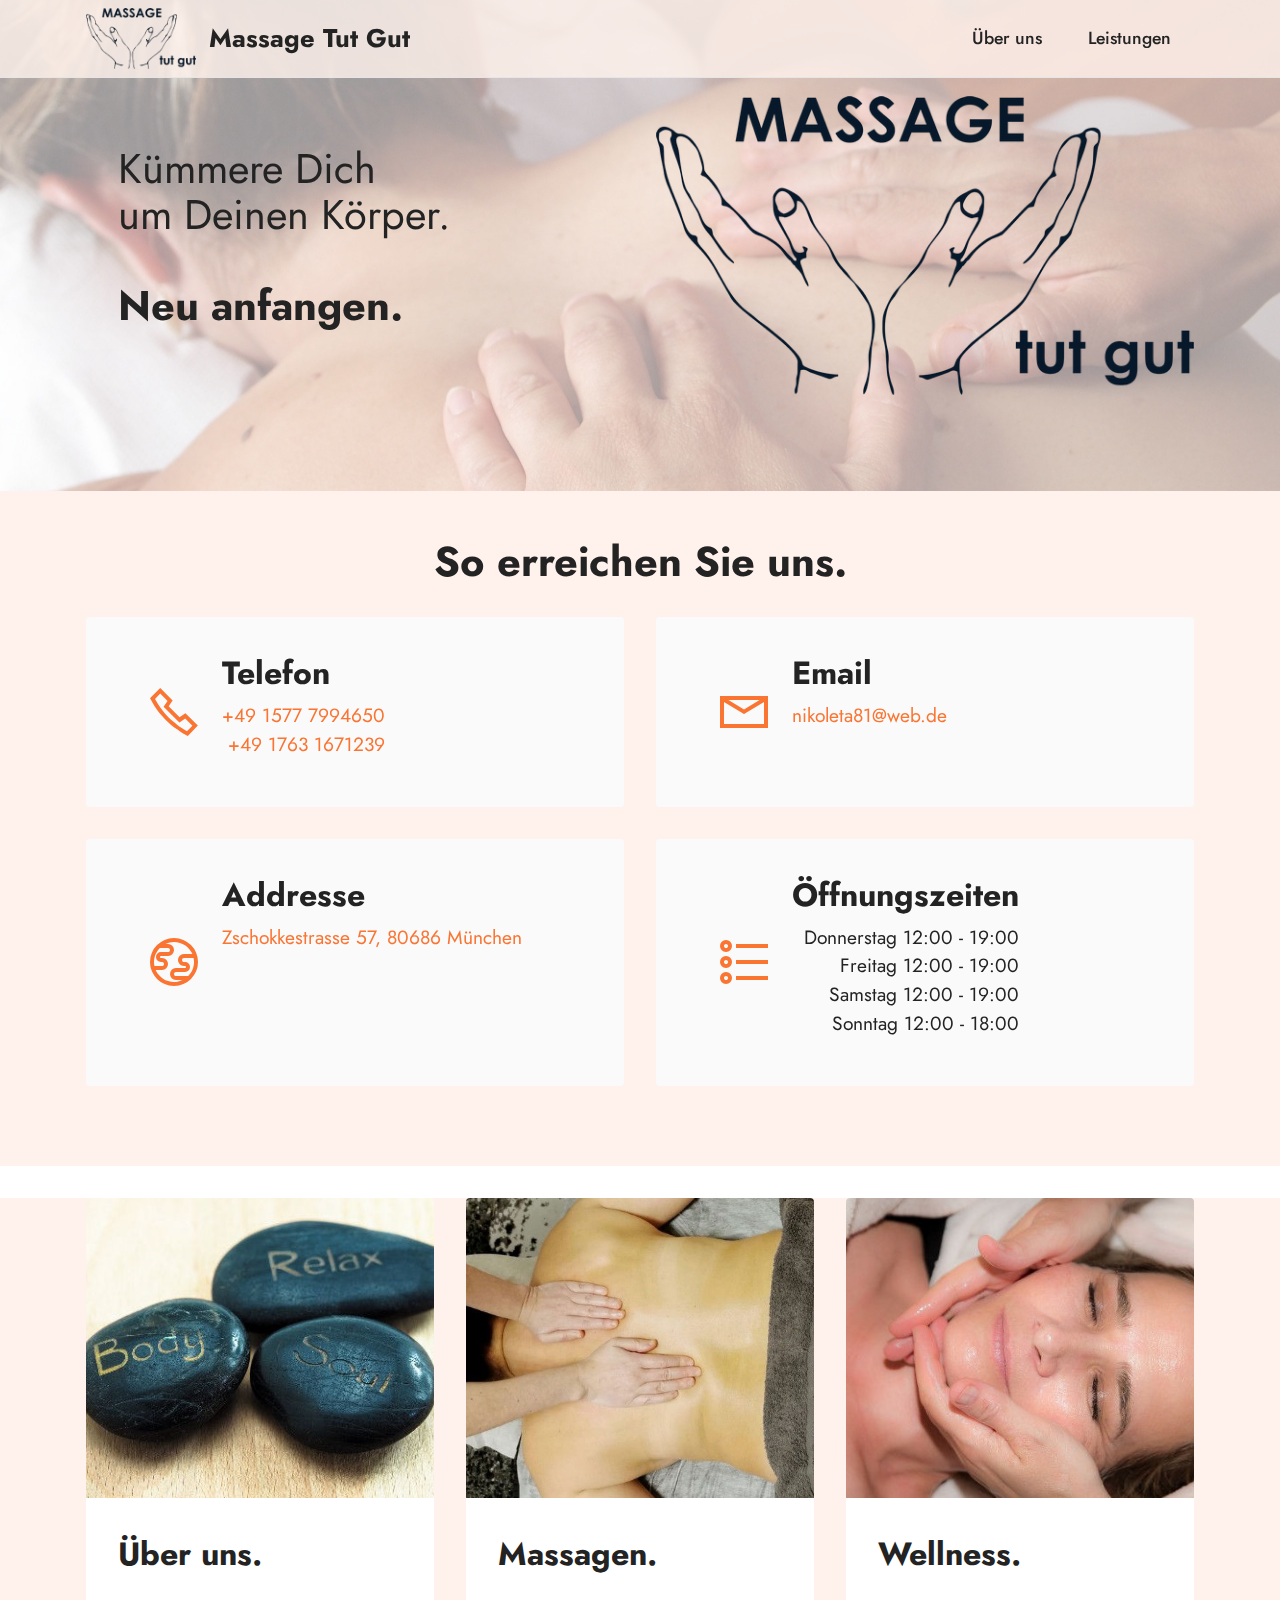
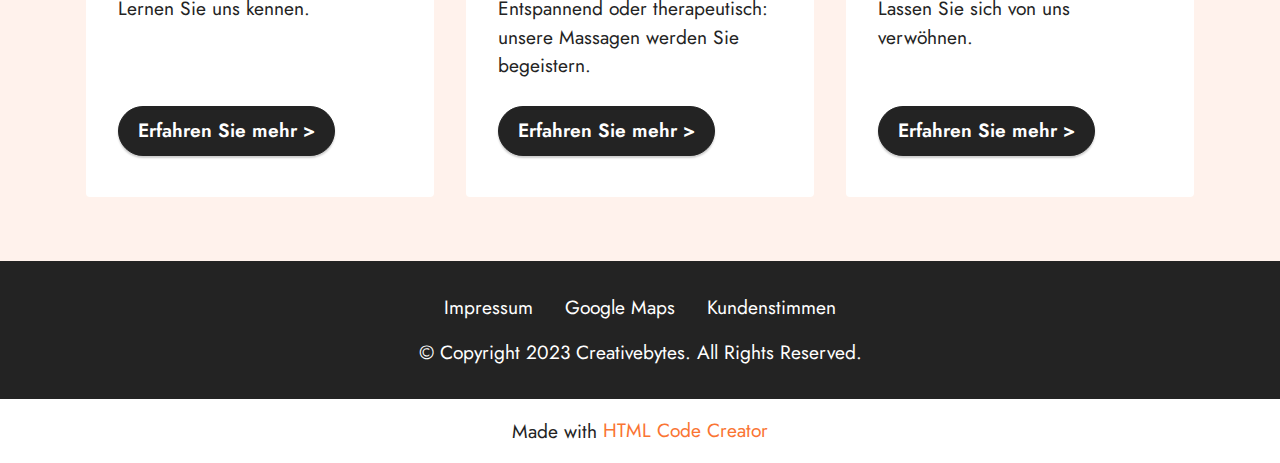
<file: index.html>
<!DOCTYPE html>
<html  >
<head>
  <!-- Site made with Mobirise Website Builder v5.8.4, https://mobirise.com -->
  <meta charset="UTF-8">
  <meta http-equiv="X-UA-Compatible" content="IE=edge">
  <meta name="generator" content="Mobirise v5.8.4, mobirise.com">
  <meta name="twitter:card" content="summary_large_image"/>
  <meta name="twitter:image:src" content="assets/images/index-meta.png">
  <meta property="og:image" content="assets/images/index-meta.png">
  <meta name="twitter:title" content="Massage Tut Gut">
  <meta name="viewport" content="width=device-width, initial-scale=1, minimum-scale=1">
  <link rel="shortcut icon" href="assets/images/logo-haende-massage-darkblue2rand-128x71-1.png" type="image/x-icon">
  <meta name="description" content="Lassen Sie sich von uns verwöhnen. Entspannende Massagen, therapeutische Massagen und Wellness Pakete warten auf Sie.">
  
  
  <title>Massage Tut Gut</title>
  <link rel="stylesheet" href="assets/web/assets/mobirise-icons2/mobirise2.css">
  <link rel="stylesheet" href="assets/bootstrap/css/bootstrap.min.css">
  <link rel="stylesheet" href="assets/bootstrap/css/bootstrap-grid.min.css">
  <link rel="stylesheet" href="assets/bootstrap/css/bootstrap-reboot.min.css">
  <link rel="stylesheet" href="assets/parallax/jarallax.css">
  <link rel="stylesheet" href="assets/dropdown/css/style.css">
  <link rel="stylesheet" href="assets/socicon/css/styles.css">
  <link rel="stylesheet" href="assets/theme/css/style.css">
  <link rel="preload" href="https://fonts.googleapis.com/css?family=Jost:100,200,300,400,500,600,700,800,900,100i,200i,300i,400i,500i,600i,700i,800i,900i&display=swap" as="style" onload="this.onload=null;this.rel='stylesheet'">
  <noscript><link rel="stylesheet" href="https://fonts.googleapis.com/css?family=Jost:100,200,300,400,500,600,700,800,900,100i,200i,300i,400i,500i,600i,700i,800i,900i&display=swap"></noscript>
  <link rel="preload" as="style" href="assets/mobirise/css/mbr-additional.css"><link rel="stylesheet" href="assets/mobirise/css/mbr-additional.css" type="text/css">

  <style>
    .headline { font-size: 1.6rem;}
    .cid-s48OLK6784 button.navbar-toggler.burgerfixpos { position: absolute; right: 1rem; z-index:100;}
  </style>
  
  
</head>
<body>
  
  <section data-bs-version="5.1" class="menu cid-s48OLK6784" once="menu" id="menu1-h">
    
    <nav class="navbar navbar-dropdown navbar-fixed-top navbar-expand-lg">
        <div class="container">
            <div class="navbar-brand">
                <span class="navbar-logo">
                    <a href="index.html">
                        <img src="assets/images/logo-haende-massage-darkblue2rand-121x67.png" alt="Startseite" style="height: 3.8rem;">
                    </a>
                </span>
                <span class="navbar-caption-wrap"><a class="navbar-caption text-black text-primary display-1 headline" href="index.html">Massage Tut Gut</a></span>
            </div>
            <button class="navbar-toggler burgerfixpos" type="button" data-toggle="collapse" data-bs-toggle="collapse" data-target="#navbarSupportedContent" data-bs-target="#navbarSupportedContent" aria-controls="navbarNavAltMarkup" aria-expanded="false" aria-label="Toggle navigation">
                <div class="hamburger">
                    <span></span>
                    <span></span>
                    <span></span>
                    <span></span>
                </div>
            </button>
            <div class="collapse navbar-collapse" id="navbarSupportedContent">
                <ul class="navbar-nav nav-dropdown nav-right" data-app-modern-menu="true"><li class="nav-item"><a class="nav-link link text-black text-primary display-4" href="ueber_uns.html">Über uns</a></li><li class="nav-item"><a class="nav-link link text-black text-primary display-4" href="leistungen.html">Leistungen</a></li></ul>
                
                
            </div>
        </div>
    </nav>

</section>

<section data-bs-version="5.1" class="header14 cid-tAfSHRVl5m mbr-parallax-background" id="header14-k">

    

    
    <div class="mbr-overlay" style="opacity: 0.6; background-color: rgb(255, 255, 255);"></div>

    <div class="container">
        <div class="row justify-content-center align-items-center">
            <div class="col-12 col-md-6 image-wrapper">
                <img src="assets/images/logo-haende-massage-darkblue2rand-559x311.png" alt="Massage Tut Gut - Logo">
            </div>
            <div class="col-12 col-md">
                <div class="text-wrapper">
                    <h1 class="mbr-section-title mbr-fonts-style mb-3 display-2">
                        Kümmere Dich <br>um Deinen Körper.<br><br><strong>Neu anfangen.</strong></h1>
                    
                    
                </div>
            </div>
        </div>
    </div>
</section>

<section data-bs-version="5.1" class="contacts2 cid-tAgvMuS1EI" id="contacts2-1v">
    <!---->
    

    
    
    <div class="container">
        <div class="mbr-section-head">
            <h3 class="mbr-section-title mbr-fonts-style align-center mb-0 display-2">
                <strong>So erreichen Sie uns.</strong></h3>
            
        </div>
        <div class="row justify-content-center mt-4">
            <div class="card col-12 col-md-6">
                <div class="card-wrapper">
                    <div class="image-wrapper">
                        <span class="mbr-iconfont mobi-mbri-phone mobi-mbri"></span>
                    </div>
                    <div class="text-wrapper">
                        <h6 class="card-title mbr-fonts-style mb-1 display-5">
                            <strong>Telefon</strong></h6>
                        <p class="mbr-text mbr-fonts-style display-7"><a href="tel:+49 1577 7994650" class="text-primary">+49 1577 7994650</a><br><a href="tel:+49 1763 1671239" class="text-primary">+49 1763 1671239</a><br></p>
                    </div>
                </div>
            </div>
            <div class="card col-12 col-md-6">
                <div class="card-wrapper">
                    <div class="image-wrapper">
                        <span class="mbr-iconfont mobi-mbri-letter mobi-mbri"></span>
                    </div>
                    <div class="text-wrapper">
                        <h6 class="card-title mbr-fonts-style mb-1 display-5">
                            <strong>Email</strong>
                        </h6>
                        <p class="mbr-text mbr-fonts-style display-7">
                            <a href="mailto:nikoleta81@web.de" class="text-primary">nikoleta81@web.de</a>
                        </p>
                    </div>
                </div>
            </div>
            <div class="card col-12 col-md-6">
                <div class="card-wrapper">
                    <div class="image-wrapper">
                        <span class="mbr-iconfont mobi-mbri-globe mobi-mbri"></span>
                    </div>
                    <div class="text-wrapper">
                        <h6 class="card-title mbr-fonts-style mb-1 display-5">
                            <strong>Addresse</strong></h6>
                        <p class="mbr-text mbr-fonts-style display-7">
                            <a href="https://goo.gl/maps/pU14TRZCULosn5vaA" class="text-primary" target="_blank">Zschokkestrasse 57, 80686 München</a></p>
                    </div>
                </div>
            </div>
            <div class="card col-12 col-md-6">
                <div class="card-wrapper">
                    <div class="image-wrapper">
                        <span class="mbr-iconfont mobi-mbri-bulleted-list mobi-mbri"></span>
                    </div>
                    <div class="text-wrapper">
                        <h6 class="card-title mbr-fonts-style mb-1 display-5">
                            <strong>Öffnungszeiten</strong></h6>
                        <p class="mbr-text mbr-fonts-style display-7">Donnerstag 12:00 - 19:00<br>Freitag 12:00 - 19:00
<br>Samstag 12:00 - 19:00
<br>Sonntag 12:00 - 18:00</p>
                    </div>
                </div>
            </div>
        </div>
    </div>
</section>

<section data-bs-version="5.1" class="features4 cid-tAfW1Y8IYN" id="features4-n">
    
    
    <div class="container">
        
        <div class="row mt-4">
            <div class="item features-image сol-12 col-md-6 col-lg-4">
                <div class="item-wrapper">
                    <div class="item-img">
                        <img src="assets/images/large-955796-469x313.jpg" alt="Über uns" title="">
                    </div>
                    <div class="item-content">
                        <h5 class="item-title mbr-fonts-style display-5"><strong>Über uns.</strong></h5>
                        
                        <p class="mbr-text mbr-fonts-style mt-3 display-7">Lernen Sie uns kennen.</p>
                    </div>
                    <div class="mbr-section-btn item-footer mt-2"><a href="ueber_uns.html" class="btn item-btn btn-black display-7">Erfahren Sie mehr &gt;</a></div>
                </div>
            </div>
            <div class="item features-image сol-12 col-md-6 col-lg-4">
                <div class="item-wrapper">
                    <div class="item-img">
                        <img src="assets/images/ganzkoeprermassage-570x415.jpg" alt="Massagen" title="">
                    </div>
                    <div class="item-content">
                        <h5 class="item-title mbr-fonts-style display-5"><strong>Massagen.</strong></h5>
                        
                        <p class="mbr-text mbr-fonts-style mt-3 display-7">Entspannend oder therapeutisch: unsere Massagen werden Sie begeistern.</p>
                    </div>
                    <div class="mbr-section-btn item-footer mt-2"><a href="leistungen.html" class="btn item-btn btn-black display-7">Erfahren Sie mehr &gt;</a></div>
                </div>
            </div>
            <div class="item features-image сol-12 col-md-6 col-lg-4">
                <div class="item-wrapper">
                    <div class="item-img">
                        <img src="assets/images/large-3106608-570x340.jpg" alt="Wellness Massagen" title="">
                    </div>
                    <div class="item-content">
                        <h5 class="item-title mbr-fonts-style display-5"><strong>Wellness.</strong></h5>
                        
                        <p class="mbr-text mbr-fonts-style mt-3 display-7">Lassen Sie sich von uns verwöhnen.<br></p>
                    </div>
                    <div class="mbr-section-btn item-footer mt-2"><a href="leistungen.html#content4-1q" class="btn item-btn btn-black display-7" target="_blank">Erfahren Sie mehr &gt;</a></div>
                </div>
            </div>

        </div>
    </div>
</section>

<section data-bs-version="5.1" class="footer3 cid-s48P1Icc8J" once="footers" id="footer3-i">

    

    

    <div class="container">
        <div class="media-container-row align-center mbr-white">
            <div class="row row-links">
                <ul class="foot-menu">
                    
                    
                    
                    
                    
                <li class="foot-menu-item mbr-fonts-style display-7">Impressum</li><li class="foot-menu-item mbr-fonts-style display-7">Google Maps</li><li class="foot-menu-item mbr-fonts-style display-7">Kundenstimmen</li></ul>
            </div>
            
            <div class="row row-copirayt">
                <p class="mbr-text mb-0 mbr-fonts-style mbr-white align-center display-7">
                    © Copyright 2023 Creativebytes. All Rights Reserved.
                </p>
            </div>
        </div>
    </div>
</section><section class="display-7" style="padding: 0;align-items: center;justify-content: center;flex-wrap: wrap;    align-content: center;display: flex;position: relative;height: 4rem;"><a href="https://mobiri.se/2986782" style="flex: 1 1;height: 4rem;position: absolute;width: 100%;z-index: 1;"><img alt="" style="height: 4rem;" src="[data-uri]"></a><p style="margin: 0;text-align: center;" class="display-7">Made with  &#8204;</p><a style="z-index:1" href="https://mobirise.com/builder/html-code-generator.html">HTML Code Creator</a></section><script src="assets/bootstrap/js/bootstrap.bundle.min.js"></script>  <script src="assets/parallax/jarallax.js"></script>  <script src="assets/smoothscroll/smooth-scroll.js"></script>  <script src="assets/ytplayer/index.js"></script>  <script src="assets/dropdown/js/navbar-dropdown.js"></script>  <script src="assets/theme/js/script.js"></script>  
  
  
 <div id="scrollToTop" class="scrollToTop mbr-arrow-up"><a style="text-align: center;"><i class="mbr-arrow-up-icon mbr-arrow-up-icon-cm cm-icon cm-icon-smallarrow-up"></i></a></div>
  </body>
</html>
</file>
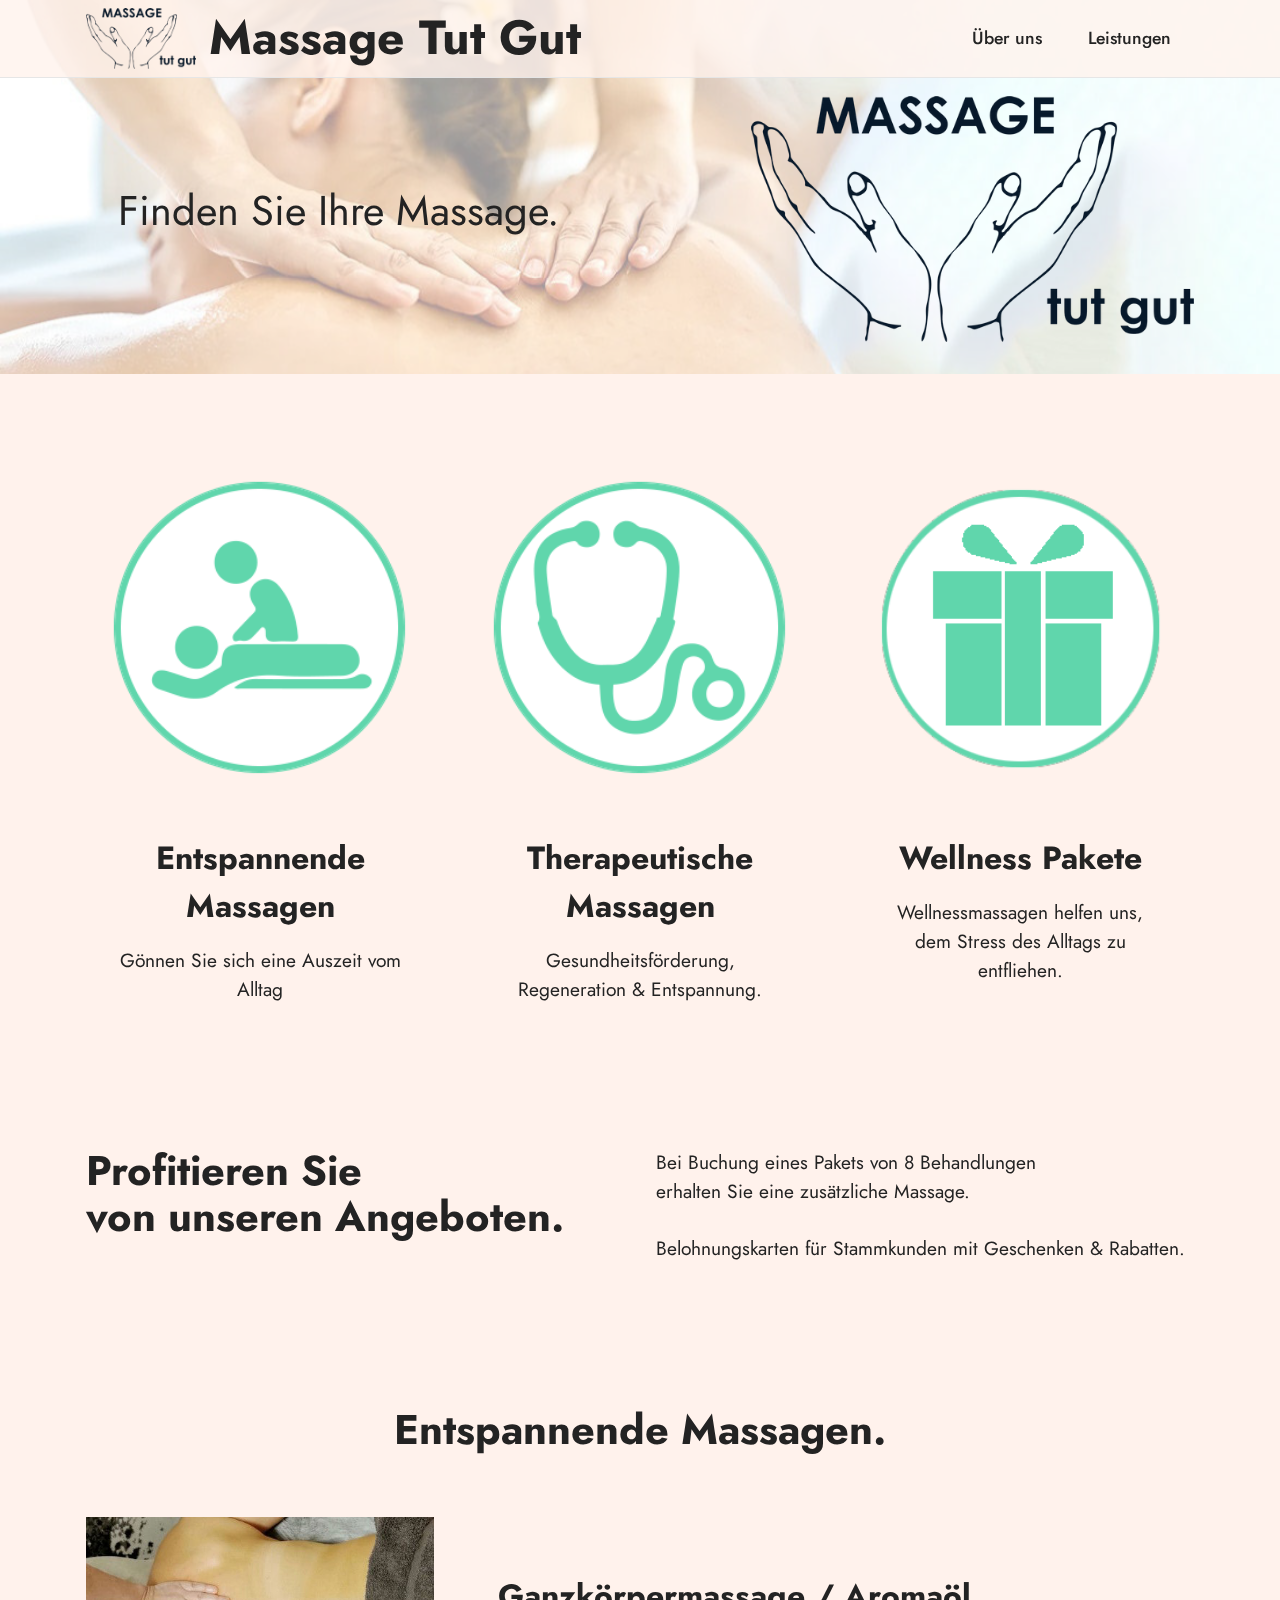
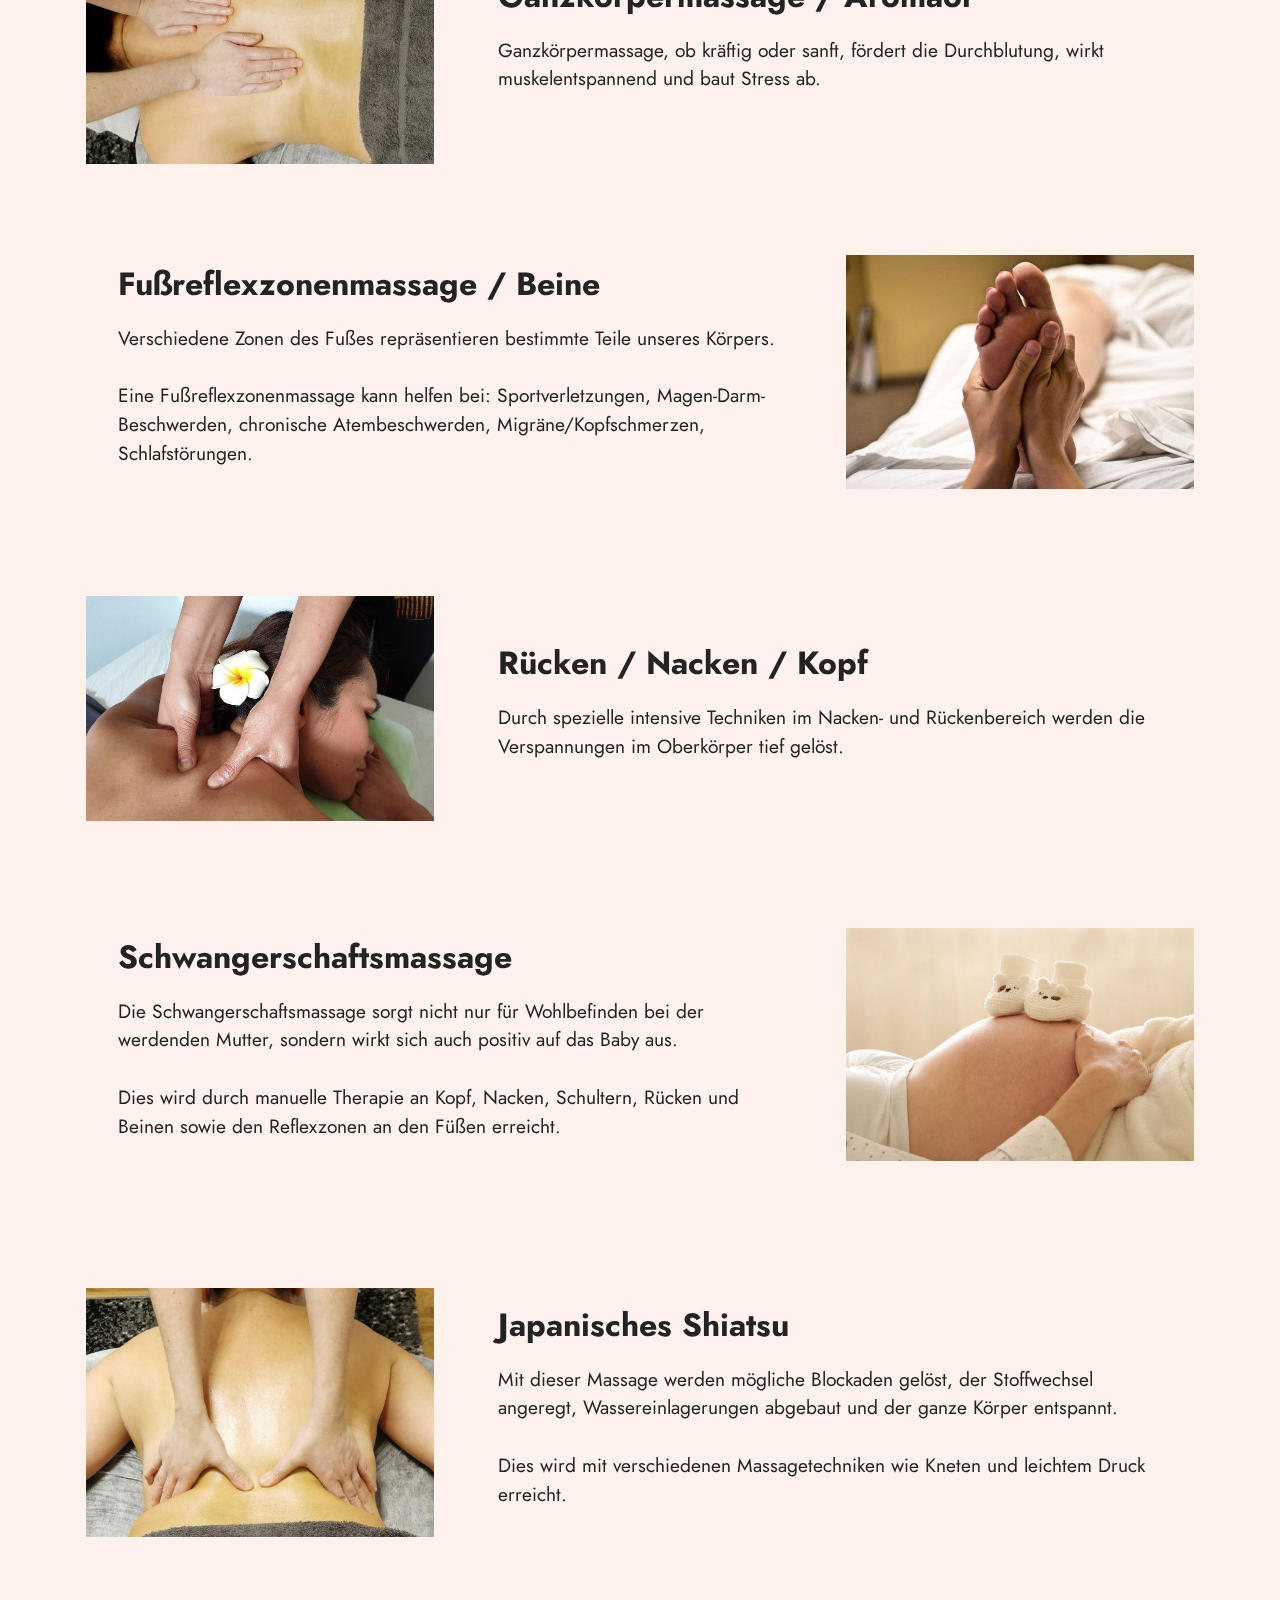
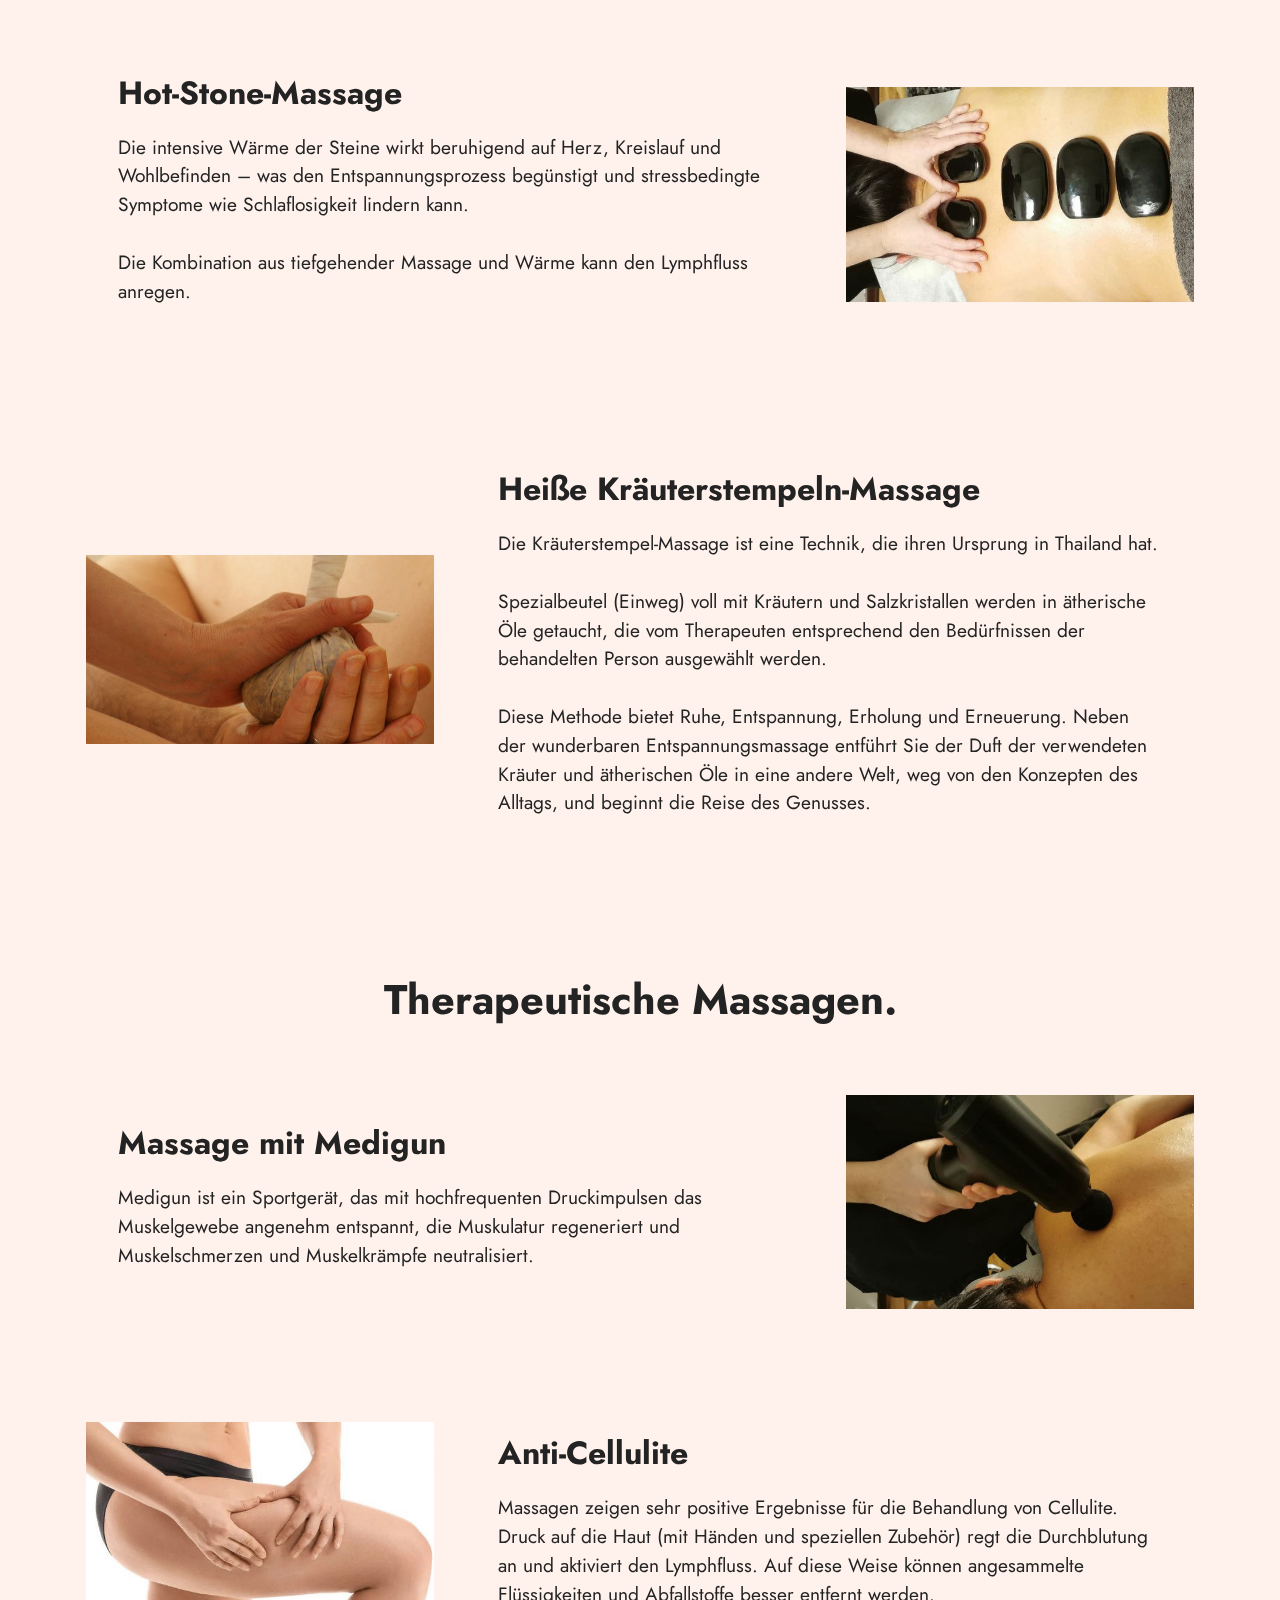
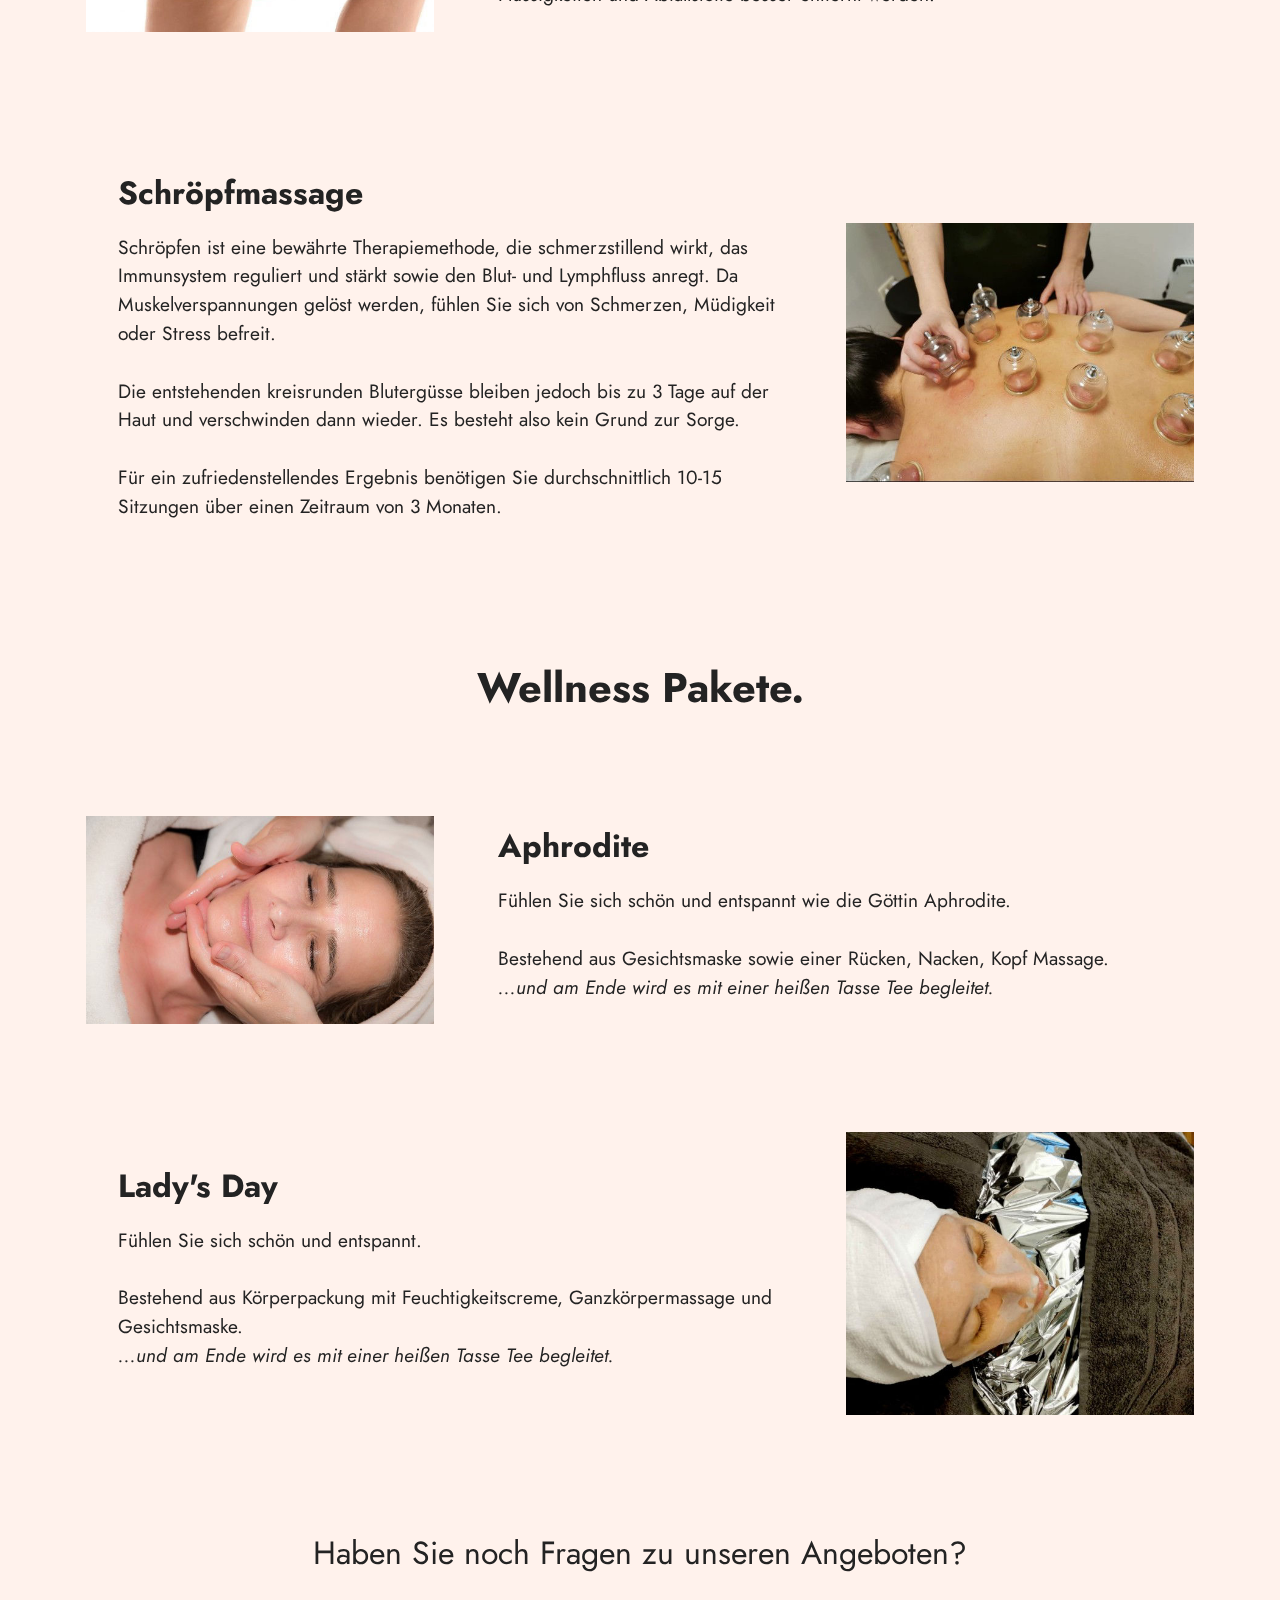
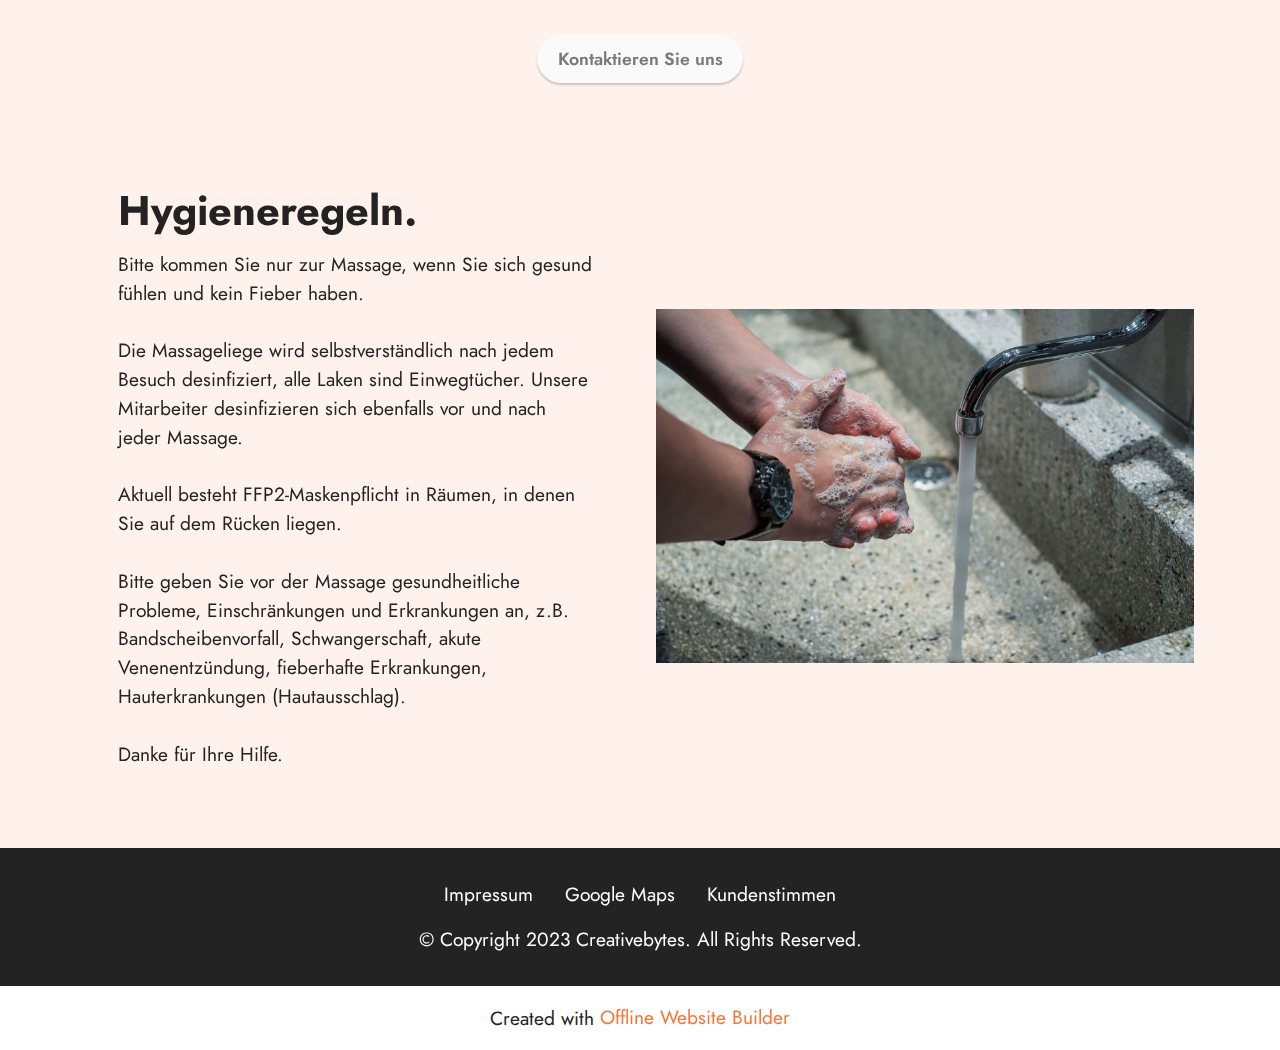
<file: leistungen.html>
<!DOCTYPE html>
<html  >
<head>
  <!-- Site made with Mobirise Website Builder v5.8.4, https://mobirise.com -->
  <meta charset="UTF-8">
  <meta http-equiv="X-UA-Compatible" content="IE=edge">
  <meta name="generator" content="Mobirise v5.8.4, mobirise.com">
  <meta name="twitter:card" content="summary_large_image"/>
  <meta name="twitter:image:src" content="assets/images/leistungen-meta.png">
  <meta property="og:image" content="assets/images/leistungen-meta.png">
  <meta name="twitter:title" content="Massage Tut Gut - Leistungen">
  <meta name="viewport" content="width=device-width, initial-scale=1, minimum-scale=1">
  <link rel="shortcut icon" href="assets/images/logo-haende-massage-darkblue2rand-128x71-1.png" type="image/x-icon">
  <meta name="description" content="Finden Sie Ihre ideale Massage">
  
  
  <title>Massage Tut Gut - Leistungen</title>
  <link rel="stylesheet" href="assets/bootstrap/css/bootstrap.min.css">
  <link rel="stylesheet" href="assets/bootstrap/css/bootstrap-grid.min.css">
  <link rel="stylesheet" href="assets/bootstrap/css/bootstrap-reboot.min.css">
  <link rel="stylesheet" href="assets/parallax/jarallax.css">
  <link rel="stylesheet" href="assets/dropdown/css/style.css">
  <link rel="stylesheet" href="assets/socicon/css/styles.css">
  <link rel="stylesheet" href="assets/theme/css/style.css">
  <link rel="preload" href="https://fonts.googleapis.com/css?family=Jost:100,200,300,400,500,600,700,800,900,100i,200i,300i,400i,500i,600i,700i,800i,900i&display=swap" as="style" onload="this.onload=null;this.rel='stylesheet'">
  <noscript><link rel="stylesheet" href="https://fonts.googleapis.com/css?family=Jost:100,200,300,400,500,600,700,800,900,100i,200i,300i,400i,500i,600i,700i,800i,900i&display=swap"></noscript>
  <link rel="preload" as="style" href="assets/mobirise/css/mbr-additional.css"><link rel="stylesheet" href="assets/mobirise/css/mbr-additional.css" type="text/css">

  
  
  
</head>
<body>
  
  <section data-bs-version="5.1" class="menu cid-tAglqBVECM" once="menu" id="menu1-10">
    
    <nav class="navbar navbar-dropdown navbar-fixed-top navbar-expand-lg">
        <div class="container">
            <div class="navbar-brand">
                <span class="navbar-logo">
                    <a href="index.html">
                        <img src="assets/images/logo-haende-massage-darkblue2rand-121x67.png" alt="Startseite" style="height: 3.8rem;">
                    </a>
                </span>
                <span class="navbar-caption-wrap"><a class="navbar-caption text-black text-primary display-1" href="index.html">Massage Tut Gut</a></span>
            </div>
            <button class="navbar-toggler" type="button" data-toggle="collapse" data-bs-toggle="collapse" data-target="#navbarSupportedContent" data-bs-target="#navbarSupportedContent" aria-controls="navbarNavAltMarkup" aria-expanded="false" aria-label="Toggle navigation">
                <div class="hamburger">
                    <span></span>
                    <span></span>
                    <span></span>
                    <span></span>
                </div>
            </button>
            <div class="collapse navbar-collapse" id="navbarSupportedContent">
                <ul class="navbar-nav nav-dropdown nav-right" data-app-modern-menu="true"><li class="nav-item"><a class="nav-link link text-black text-primary display-4" href="ueber_uns.html">Über uns</a></li><li class="nav-item"><a class="nav-link link text-black text-primary display-4" href="leistungen.html">Leistungen</a></li></ul>
                
                
            </div>
        </div>
    </nav>

</section>

<section data-bs-version="5.1" class="header14 cid-tAglqBJtHH mbr-parallax-background" id="header14-z">

    

    
    <div class="mbr-overlay" style="opacity: 0.6; background-color: rgb(255, 255, 255);"></div>

    <div class="container">
        <div class="row justify-content-center align-items-center">
            <div class="col-12 col-md-5 image-wrapper">
                <img src="assets/images/logo-haende-massage-darkblue2rand-559x311.png" alt="Massage Tut Gut - Logo">
            </div>
            <div class="col-12 col-md">
                <div class="text-wrapper">
                    <h1 class="mbr-section-title mbr-fonts-style mb-3 display-2">Finden Sie Ihre Massage.<br></h1>
                    
                    
                </div>
            </div>
        </div>
    </div>
</section>

<section data-bs-version="5.1" class="features3 cid-tAgmOacB3k" id="features3-19">
    
    
    <div class="container">
        
        <div class="row mt-4">
            <div class="item features-image сol-12 col-md-6 col-lg-4">
                <div class="item-wrapper">
                    <div class="item-img">
                        <img src="assets/images/fisio1300-300x300.png" alt="Massagen">
                    </div>
                    <div class="item-content">
                        <h5 class="item-title mbr-fonts-style display-5"><strong>Entspannende Massagen</strong></h5>
                        
                        <p class="mbr-text mbr-fonts-style mt-3 display-7">Gönnen Sie sich eine Auszeit vom Alltag</p>
                    </div>
                    
                </div>
            </div>
            <div class="item features-image сol-12 col-md-6 col-lg-4">
                <div class="item-wrapper">
                    <div class="item-img">
                        <img src="assets/images/medico1300-300x300.png" alt="Therapeutische Massagen">
                    </div>
                    <div class="item-content">
                        <h5 class="item-title mbr-fonts-style display-5"><strong>Therapeutische Massagen</strong></h5>
                        
                        <p class="mbr-text mbr-fonts-style mt-3 display-7">Gesundheitsförderung, <br>Regeneration &amp; Entspannung.</p>
                    </div>
                    
                </div>
            </div>
            <div class="item features-image сol-12 col-md-6 col-lg-4">
                <div class="item-wrapper">
                    <div class="item-img">
                        <img src="assets/images/gift300white-300x300.png" alt="Wellness Pakete">
                    </div>
                    <div class="item-content">
                        <h5 class="item-title mbr-fonts-style display-5"><strong>Wellness Pakete</strong></h5>
                        
                        <p class="mbr-text mbr-fonts-style mt-3 display-7">Wellnessmassagen helfen uns, <br>dem Stress des Alltags zu entfliehen.<br></p>
                    </div>
                    
                </div>
            </div>
        </div>
    </div>
</section>

<section data-bs-version="5.1" class="content10 cid-tAgm6OzWuK" id="content10-17">
    
    <div class="container">
        <div class="row justify-content-center">
            <div class="col-12 col-md">
                <h5 class="mbr-section-title mbr-fonts-style mb-4 display-2">
                    <strong>Profitieren Sie <br>von unseren Angeboten.</strong></h5>
                
            </div>
            <div class="col-md-12 col-lg-6">
                <p class="mbr-text mbr-fonts-style display-7">Bei Buchung eines Pakets von 8 Behandlungen <br>erhalten Sie eine zusätzliche Massage.<br><br>Belohnungskarten für Stammkunden mit Geschenken &amp; Rabatten.</p>
            </div>
        </div>
    </div>
</section>

<section data-bs-version="5.1" class="content4 cid-tAgsOW69MY" id="content4-1k">
    

    
    
    <div class="container">
        <div class="row justify-content-center">
            <div class="title col-md-12 col-lg-7">
                <h3 class="mbr-section-title mbr-fonts-style align-center mb-4 display-2">
                    <strong>Entspannende Massagen.</strong></h3>
                
                
            </div>
        </div>
    </div>
</section>

<section data-bs-version="5.1" class="image1 cid-tAgmjFwoWc" id="image1-18">
    

    
    

    <div class="container">
        <div class="row align-items-center">
            <div class="col-12 col-lg-4">
                <div class="image-wrapper">
                    <img src="assets/images/ganzkoeprermassage-le5thfh6-1-482x342.jpg" alt="Ganzkörpermassage">
                    
                </div>
            </div>
            <div class="col-12 col-lg">
                <div class="text-wrapper">
                    <h3 class="mbr-section-title mbr-fonts-style mb-3 display-5"><strong>Ganzkörpermassage / Aromaöl</strong></h3>
                    <p class="mbr-text mbr-fonts-style display-7">
                        Ganzkörpermassage, ob kräftig oder sanft, fördert die Durchblutung, wirkt muskelentspannend und baut Stress ab.</p>
                </div>
            </div>
        </div>
    </div>
</section>

<section data-bs-version="5.1" class="image2 cid-tAgq2PpNfM" id="image2-1d">
    

    
    

    <div class="container">
        <div class="row align-items-center">
            <div class="col-12 col-lg-4">
                <div class="image-wrapper">
                    <img src="assets/images/fussreflex-571x383.jpg" alt="Fussreflexzonen-Massage">
                    
                </div>
            </div>
            <div class="col-12 col-lg">
                <div class="text-wrapper">
                    <h3 class="mbr-section-title mbr-fonts-style mb-3 display-5"><strong>Fußreflexzonenmassage / Beine</strong></h3>
                    <p class="mbr-text mbr-fonts-style display-7">Verschiedene Zonen des Fußes repräsentieren bestimmte Teile unseres Körpers.<br>
<br>Eine Fußreflexzonenmassage kann helfen bei: Sportverletzungen, Magen-Darm-Beschwerden, chronische Atembeschwerden, Migräne/Kopfschmerzen, Schlafstörungen.</p>
                </div>
            </div>
        </div>
    </div>
</section>

<section data-bs-version="5.1" class="image1 cid-tAgqH20P5B" id="image1-1e">
    

    
    

    <div class="container">
        <div class="row align-items-center">
            <div class="col-12 col-lg-4">
                <div class="image-wrapper">
                    <img src="assets/images/ruecken-schulter-nacken-massage-scaled-570x368.jpg" alt="Rücken / Nacken / Kopf">
                    
                </div>
            </div>
            <div class="col-12 col-lg">
                <div class="text-wrapper">
                    <h3 class="mbr-section-title mbr-fonts-style mb-3 display-5"><strong>Rücken / Nacken / Kopf</strong></h3>
                    <p class="mbr-text mbr-fonts-style display-7">
                        Durch spezielle intensive Techniken im Nacken- und Rückenbereich werden die Verspannungen im Oberkörper tief gelöst.</p>
                </div>
            </div>
        </div>
    </div>
</section>

<section data-bs-version="5.1" class="image2 cid-tAgqTrNIeo" id="image2-1f">
    

    
    

    <div class="container">
        <div class="row align-items-center">
            <div class="col-12 col-lg-4">
                <div class="image-wrapper">
                    <img src="assets/images/large-6189040-571x381.jpg" alt="Schwangerschaftsmassage">
                    
                </div>
            </div>
            <div class="col-12 col-lg">
                <div class="text-wrapper">
                    <h3 class="mbr-section-title mbr-fonts-style mb-3 display-5"><strong>Schwangerschaftsmassage</strong></h3>
                    <p class="mbr-text mbr-fonts-style display-7">Die Schwangerschaftsmassage sorgt nicht nur für Wohlbefinden bei der werdenden Mutter, sondern wirkt sich auch positiv auf das Baby aus.<br>
<br>Dies wird durch manuelle Therapie an Kopf, Nacken, Schultern, Rücken und Beinen sowie den Reflexzonen an den Füßen erreicht.</p>
                </div>
            </div>
        </div>
    </div>
</section>

<section data-bs-version="5.1" class="image1 cid-tAgr5X9vsY" id="image1-1g">
    

    
    

    <div class="container">
        <div class="row align-items-center">
            <div class="col-12 col-lg-4">
                <div class="image-wrapper">
                    <img src="assets/images/shiatsu-570x407.jpg" alt="Shiatsu">
                    
                </div>
            </div>
            <div class="col-12 col-lg">
                <div class="text-wrapper">
                    <h3 class="mbr-section-title mbr-fonts-style mb-3 display-5"><strong>Japanisches Shiatsu</strong></h3>
                    <p class="mbr-text mbr-fonts-style display-7">Mit dieser Massage werden mögliche Blockaden gelöst, der Stoffwechsel angeregt, Wassereinlagerungen abgebaut und der ganze Körper entspannt.<br>
<br>Dies wird mit verschiedenen Massagetechniken wie Kneten und leichtem Druck erreicht.</p>
                </div>
            </div>
        </div>
    </div>
</section>

<section data-bs-version="5.1" class="image2 cid-tAgrP4KZav" id="image2-1h">
    

    
    

    <div class="container">
        <div class="row align-items-center">
            <div class="col-12 col-lg-4">
                <div class="image-wrapper">
                    <img src="assets/images/hotstone-571x353.jpg" alt="Hot Stone Massage">
                    
                </div>
            </div>
            <div class="col-12 col-lg">
                <div class="text-wrapper">
                    <h3 class="mbr-section-title mbr-fonts-style mb-3 display-5"><strong>Hot-Stone-Massage</strong></h3>
                    <p class="mbr-text mbr-fonts-style display-7">Die intensive Wärme der Steine wirkt beruhigend auf Herz, Kreislauf und Wohlbefinden – was den Entspannungsprozess begünstigt und stressbedingte Symptome wie Schlaflosigkeit lindern kann.<br>
<br>Die Kombination aus tiefgehender Massage und Wärme kann den Lymphfluss anregen.</p>
                </div>
            </div>
        </div>
    </div>
</section>

<section data-bs-version="5.1" class="image1 cid-tAgs2gxv53" id="image1-1i">
    

    
    

    <div class="container">
        <div class="row align-items-center">
            <div class="col-12 col-lg-4">
                <div class="image-wrapper">
                    <img src="assets/images/large-389717-570x310.jpg" alt="Kräuterstempel-Massage">
                    
                </div>
            </div>
            <div class="col-12 col-lg">
                <div class="text-wrapper">
                    <h3 class="mbr-section-title mbr-fonts-style mb-3 display-5"><strong>Heiße Kräuterstempeln-Massage</strong></h3>
                    <p class="mbr-text mbr-fonts-style display-7">Die Kräuterstempel-Massage ist eine Technik, die ihren Ursprung in Thailand hat.<br>
<br>Spezialbeutel (Einweg) voll mit Kräutern und Salzkristallen werden in ätherische Öle getaucht, die vom Therapeuten entsprechend den Bedürfnissen der behandelten Person ausgewählt werden.<br>
<br>Diese Methode bietet Ruhe, Entspannung, Erholung und Erneuerung. Neben der wunderbaren Entspannungsmassage entführt Sie der Duft der verwendeten Kräuter und ätherischen Öle in eine andere Welt, weg von den Konzepten des Alltags, und beginnt die Reise des Genusses.</p>
                </div>
            </div>
        </div>
    </div>
</section>

<section data-bs-version="5.1" class="content4 cid-tAgtfmLNMN" id="content4-1n">
    

    
    
    <div class="container">
        <div class="row justify-content-center">
            <div class="title col-md-12 col-lg-7">
                <h3 class="mbr-section-title mbr-fonts-style align-center mb-4 display-2">
                    <strong>Therapeutische Massagen.</strong></h3>
                
                
            </div>
        </div>
    </div>
</section>

<section data-bs-version="5.1" class="image2 cid-tAgsI6TVg0" id="image2-1j">
    

    
    

    <div class="container">
        <div class="row align-items-center">
            <div class="col-12 col-lg-4">
                <div class="image-wrapper">
                    <img src="assets/images/medigon-570x351.jpg" alt="Medigun">
                    
                </div>
            </div>
            <div class="col-12 col-lg">
                <div class="text-wrapper">
                    <h3 class="mbr-section-title mbr-fonts-style mb-3 display-5"><strong>Massage mit Medigun</strong></h3>
                    <p class="mbr-text mbr-fonts-style display-7">Medigun ist ein Sportgerät, das mit hochfrequenten Druckimpulsen das Muskelgewebe angenehm entspannt, die Muskulatur regeneriert und Muskelschmerzen und Muskelkrämpfe neutralisiert.</p>
                </div>
            </div>
        </div>
    </div>
</section>

<section data-bs-version="5.1" class="image1 cid-tAgtrz7bIG" id="image1-1o">
    

    
    

    <div class="container">
        <div class="row align-items-center">
            <div class="col-12 col-lg-4">
                <div class="image-wrapper">
                    <img src="assets/images/cellulite-571x345.jpg" alt="Cellulite">
                    
                </div>
            </div>
            <div class="col-12 col-lg">
                <div class="text-wrapper">
                    <h3 class="mbr-section-title mbr-fonts-style mb-3 display-5"><strong>Anti-Cellulite</strong></h3>
                    <p class="mbr-text mbr-fonts-style display-7">Massagen zeigen sehr positive Ergebnisse für die Behandlung von Cellulite.
<br>Druck auf die Haut (mit Händen und speziellen Zubehör) regt die Durchblutung an und aktiviert den Lymphfluss. Auf diese Weise können angesammelte Flüssigkeiten und Abfallstoffe besser entfernt werden.</p>
                </div>
            </div>
        </div>
    </div>
</section>

<section data-bs-version="5.1" class="image2 cid-tAgtsgNxdD" id="image2-1p">
    

    
    

    <div class="container">
        <div class="row align-items-center">
            <div class="col-12 col-lg-4">
                <div class="image-wrapper">
                    <img src="assets/images/schroepfen-570x423.jpg" alt="Schröpfen">
                    
                </div>
            </div>
            <div class="col-12 col-lg">
                <div class="text-wrapper">
                    <h3 class="mbr-section-title mbr-fonts-style mb-3 display-5"><strong>Schröpfmassage</strong></h3>
                    <p class="mbr-text mbr-fonts-style display-7">Schröpfen ist eine bewährte Therapiemethode, die schmerzstillend wirkt, das Immunsystem reguliert und stärkt sowie den Blut- und Lymphfluss anregt. Da Muskelverspannungen gelöst werden, fühlen Sie sich von Schmerzen, Müdigkeit oder Stress befreit.<br>
<br>Die entstehenden kreisrunden Blutergüsse bleiben jedoch bis zu 3 Tage auf der Haut und verschwinden dann wieder. Es besteht also kein Grund zur Sorge.<br>
<br>Für ein zufriedenstellendes Ergebnis benötigen Sie durchschnittlich 10-15 Sitzungen über einen Zeitraum von 3 Monaten.</p>
                </div>
            </div>
        </div>
    </div>
</section>

<section data-bs-version="5.1" class="content4 cid-tAgtUv2dcm" id="content4-1q">
    

    
    
    <div class="container">
        <div class="row justify-content-center">
            <div class="title col-md-12 col-lg-7">
                <h3 class="mbr-section-title mbr-fonts-style align-center mb-4 display-2">
                    <strong>Wellness Pakete.</strong></h3>
                
                
            </div>
        </div>
    </div>
</section>

<section data-bs-version="5.1" class="image1 cid-tAgtVlO40L" id="image1-1r">
    

    
    

    <div class="container">
        <div class="row align-items-center">
            <div class="col-12 col-lg-4">
                <div class="image-wrapper">
                    <img src="assets/images/large-3106608-570x340.jpg" alt="Aphrodite">
                    
                </div>
            </div>
            <div class="col-12 col-lg">
                <div class="text-wrapper">
                    <h3 class="mbr-section-title mbr-fonts-style mb-3 display-5"><strong>Aphrodite</strong></h3>
                    <p class="mbr-text mbr-fonts-style display-7">Fühlen Sie sich schön und entspannt wie die Göttin Aphrodite.<br>
<br>Bestehend aus Gesichtsmaske sowie einer Rücken, Nacken, Kopf Massage.
<br><em>...und am Ende wird es mit einer heißen Tasse Tee begleitet.</em></p>
                </div>
            </div>
        </div>
    </div>
</section>

<section data-bs-version="5.1" class="image2 cid-tAgugUli0p" id="image2-1s">
    

    
    

    <div class="container">
        <div class="row align-items-center">
            <div class="col-12 col-lg-4">
                <div class="image-wrapper">
                    <img src="assets/images/pflege-571x465.jpg" alt="Ladies Day">
                    
                </div>
            </div>
            <div class="col-12 col-lg">
                <div class="text-wrapper">
                    <h3 class="mbr-section-title mbr-fonts-style mb-3 display-5"><strong>Lady's Day</strong></h3>
                    <p class="mbr-text mbr-fonts-style display-7">Fühlen Sie sich schön und entspannt.<br>
<br>Bestehend aus Körperpackung mit Feuchtigkeitscreme, Ganzkörpermassage und Gesichtsmaske.
<br><em>...und am Ende wird es mit einer heißen Tasse Tee begleitet.</em></p>
                </div>
            </div>
        </div>
    </div>
</section>

<section data-bs-version="5.1" class="info1 cid-tAguHYWWQv" id="info1-1t">
    

    
    
    <div class="align-center container">
        <div class="row justify-content-center">
            <div class="col-12 col-lg-8">
                
                <p class="mbr-text mb-5 mbr-fonts-style display-5">
                    Haben Sie noch Fragen zu unseren Angeboten?</p>
                <div class="mbr-section-btn"><a class="btn btn-white display-4" href="https://mobiri.se">Kontaktieren Sie uns</a></div>
            </div>
        </div>
    </div>
</section>

<section data-bs-version="5.1" class="image2 cid-tAglqCC9TA" id="image2-14">
    

    
    

    <div class="container">
        <div class="row align-items-center">
            <div class="col-12 col-lg-6">
                <div class="image-wrapper">
                    <img src="assets/images/wash-4934590-1920-816x537.jpg" alt="Message Tut Gut - Hygiene">
                    
                </div>
            </div>
            <div class="col-12 col-lg">
                <div class="text-wrapper">
                    <h3 class="mbr-section-title mbr-fonts-style mb-3 display-2">
                        <strong>Hygieneregeln.</strong></h3>
                    <p class="mbr-text mbr-fonts-style display-7">Bitte kommen Sie nur zur Massage, wenn Sie sich gesund fühlen und kein Fieber haben.
<br>
<br>Die Massageliege wird selbstverständlich nach jedem Besuch desinfiziert, alle Laken sind Einwegtücher. Unsere Mitarbeiter desinfizieren sich ebenfalls vor und nach jeder Massage.<br>
<br>Aktuell besteht FFP2-Maskenpflicht in Räumen, in denen Sie auf dem Rücken liegen.
<br>
<br>Bitte geben Sie vor der Massage gesundheitliche Probleme, Einschränkungen und Erkrankungen an, z.B. Bandscheibenvorfall, Schwangerschaft, akute Venenentzündung, fieberhafte Erkrankungen, Hauterkrankungen (Hautausschlag).
<br>
<br>Danke für Ihre Hilfe.</p>
                </div>
            </div>
        </div>
    </div>
</section>

<section data-bs-version="5.1" class="footer3 cid-tAglqCL0j3" once="footers" id="footer3-15">

    

    

    <div class="container">
        <div class="media-container-row align-center mbr-white">
            <div class="row row-links">
                <ul class="foot-menu">
                    
                    
                    
                    
                    
                <li class="foot-menu-item mbr-fonts-style display-7">Impressum</li><li class="foot-menu-item mbr-fonts-style display-7">Google Maps</li><li class="foot-menu-item mbr-fonts-style display-7">Kundenstimmen</li></ul>
            </div>
            
            <div class="row row-copirayt">
                <p class="mbr-text mb-0 mbr-fonts-style mbr-white align-center display-7">
                    © Copyright 2023 Creativebytes. All Rights Reserved.
                </p>
            </div>
        </div>
    </div>
</section><section class="display-7" style="padding: 0;align-items: center;justify-content: center;flex-wrap: wrap;    align-content: center;display: flex;position: relative;height: 4rem;"><a href="https://mobiri.se/2986782" style="flex: 1 1;height: 4rem;position: absolute;width: 100%;z-index: 1;"><img alt="" style="height: 4rem;" src="[data-uri]"></a><p style="margin: 0;text-align: center;" class="display-7">Created with &#8204;</p><a style="z-index:1" href="https://mobirise.com/offline-website-builder.html">Offline Website Builder</a></section><script src="assets/bootstrap/js/bootstrap.bundle.min.js"></script>  <script src="assets/parallax/jarallax.js"></script>  <script src="assets/smoothscroll/smooth-scroll.js"></script>  <script src="assets/ytplayer/index.js"></script>  <script src="assets/dropdown/js/navbar-dropdown.js"></script>  <script src="assets/theme/js/script.js"></script>  
  
  
 <div id="scrollToTop" class="scrollToTop mbr-arrow-up"><a style="text-align: center;"><i class="mbr-arrow-up-icon mbr-arrow-up-icon-cm cm-icon cm-icon-smallarrow-up"></i></a></div>
  </body>
</html>
</file>
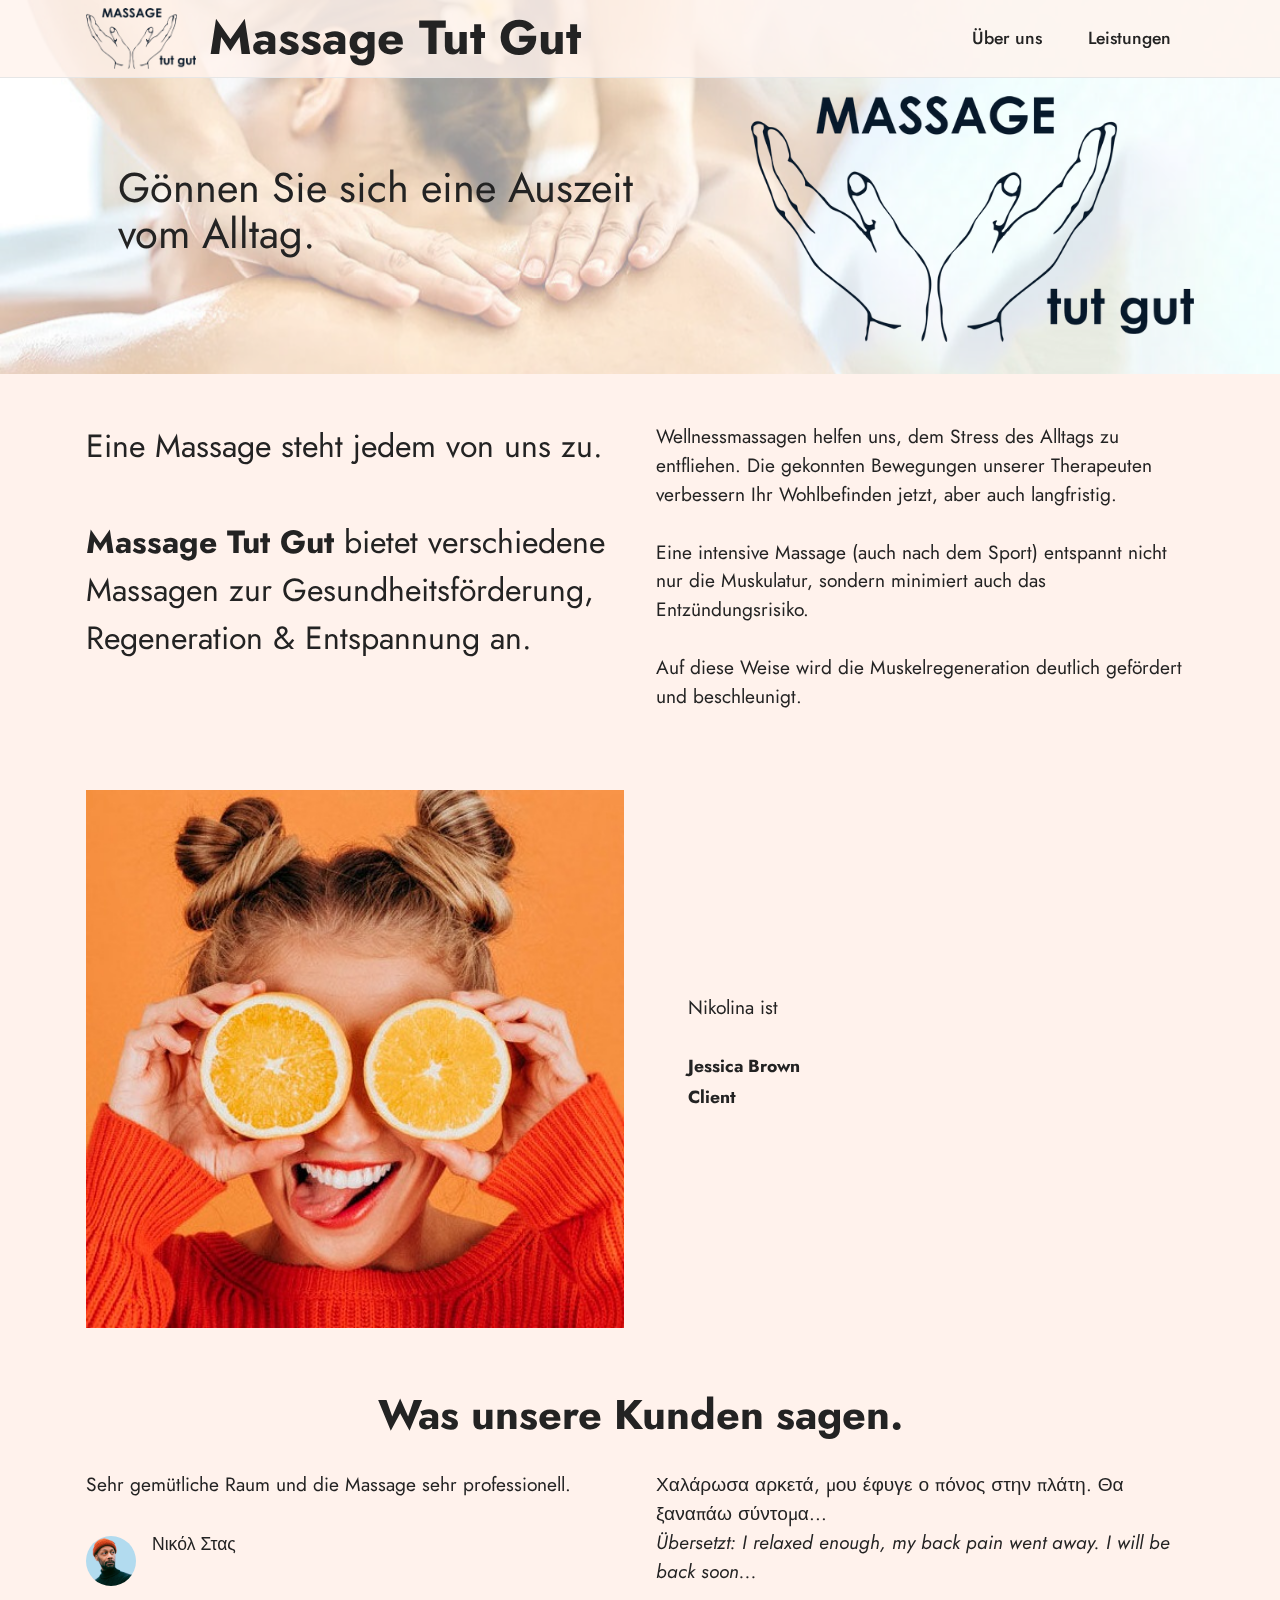
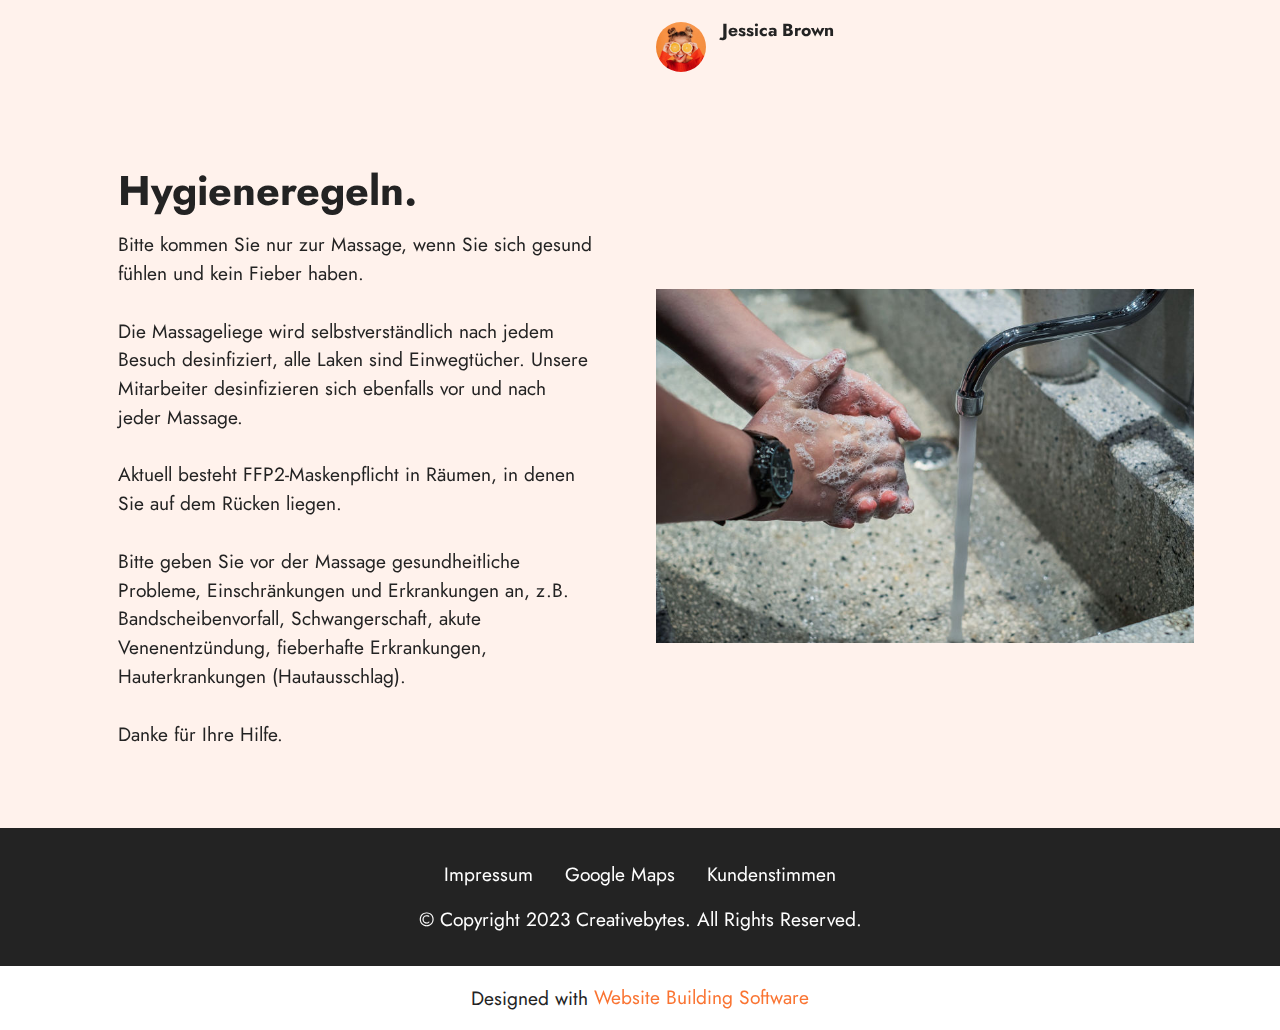
<file: ueber_uns.html>
<!DOCTYPE html>
<html  >
<head>
  <!-- Site made with Mobirise Website Builder v5.8.4, https://mobirise.com -->
  <meta charset="UTF-8">
  <meta http-equiv="X-UA-Compatible" content="IE=edge">
  <meta name="generator" content="Mobirise v5.8.4, mobirise.com">
  <meta name="twitter:card" content="summary_large_image"/>
  <meta name="twitter:image:src" content="assets/images/ueber_uns-meta.png">
  <meta property="og:image" content="assets/images/ueber_uns-meta.png">
  <meta name="twitter:title" content="Massage Tut Gut - Über uns">
  <meta name="viewport" content="width=device-width, initial-scale=1, minimum-scale=1">
  <link rel="shortcut icon" href="assets/images/logo-haende-massage-darkblue2rand-128x71-1.png" type="image/x-icon">
  <meta name="description" content="Lernen Sie uns kennen.">
  
  
  <title>Massage Tut Gut - Über uns</title>
  <link rel="stylesheet" href="assets/web/assets/mobirise-icons2/mobirise2.css">
  <link rel="stylesheet" href="assets/bootstrap/css/bootstrap.min.css">
  <link rel="stylesheet" href="assets/bootstrap/css/bootstrap-grid.min.css">
  <link rel="stylesheet" href="assets/bootstrap/css/bootstrap-reboot.min.css">
  <link rel="stylesheet" href="assets/parallax/jarallax.css">
  <link rel="stylesheet" href="assets/dropdown/css/style.css">
  <link rel="stylesheet" href="assets/socicon/css/styles.css">
  <link rel="stylesheet" href="assets/theme/css/style.css">
  <link rel="preload" href="https://fonts.googleapis.com/css?family=Jost:100,200,300,400,500,600,700,800,900,100i,200i,300i,400i,500i,600i,700i,800i,900i&display=swap" as="style" onload="this.onload=null;this.rel='stylesheet'">
  <noscript><link rel="stylesheet" href="https://fonts.googleapis.com/css?family=Jost:100,200,300,400,500,600,700,800,900,100i,200i,300i,400i,500i,600i,700i,800i,900i&display=swap"></noscript>
  <link rel="preload" as="style" href="assets/mobirise/css/mbr-additional.css"><link rel="stylesheet" href="assets/mobirise/css/mbr-additional.css" type="text/css">

  
  
  
</head>
<body>
  
  <section data-bs-version="5.1" class="menu cid-tAg9gE17Im" once="menu" id="menu1-r">
    
    <nav class="navbar navbar-dropdown navbar-fixed-top navbar-expand-lg">
        <div class="container">
            <div class="navbar-brand">
                <span class="navbar-logo">
                    <a href="index.html">
                        <img src="assets/images/logo-haende-massage-darkblue2rand-121x67.png" alt="Startseite" style="height: 3.8rem;">
                    </a>
                </span>
                <span class="navbar-caption-wrap"><a class="navbar-caption text-black text-primary display-1" href="index.html">Massage Tut Gut</a></span>
            </div>
            <button class="navbar-toggler" type="button" data-toggle="collapse" data-bs-toggle="collapse" data-target="#navbarSupportedContent" data-bs-target="#navbarSupportedContent" aria-controls="navbarNavAltMarkup" aria-expanded="false" aria-label="Toggle navigation">
                <div class="hamburger">
                    <span></span>
                    <span></span>
                    <span></span>
                    <span></span>
                </div>
            </button>
            <div class="collapse navbar-collapse" id="navbarSupportedContent">
                <ul class="navbar-nav nav-dropdown nav-right" data-app-modern-menu="true"><li class="nav-item"><a class="nav-link link text-black text-primary display-4" href="ueber_uns.html">Über uns</a></li><li class="nav-item"><a class="nav-link link text-black text-primary display-4" href="leistungen.html">Leistungen</a></li></ul>
                
                
            </div>
        </div>
    </nav>

</section>

<section data-bs-version="5.1" class="header14 cid-tAg9gDjf38 mbr-parallax-background" id="header14-o">

    

    
    <div class="mbr-overlay" style="opacity: 0.6; background-color: rgb(255, 255, 255);"></div>

    <div class="container">
        <div class="row justify-content-center align-items-center">
            <div class="col-12 col-md-5 image-wrapper">
                <img src="assets/images/logo-haende-massage-darkblue2rand-559x311.png" alt="Massage Tut Gut - Logo">
            </div>
            <div class="col-12 col-md">
                <div class="text-wrapper">
                    <h1 class="mbr-section-title mbr-fonts-style mb-3 display-2">Gönnen Sie sich eine Auszeit vom Alltag.</h1>
                    
                    
                </div>
            </div>
        </div>
    </div>
</section>

<section data-bs-version="5.1" class="content10 cid-tAgas4ThYt" id="content10-w">
    
    <div class="container">
        <div class="row justify-content-center">
            <div class="col-12 col-md">
                
                <h6 class="mbr-section-subtitle mbr-fonts-style mb-4 display-5">Eine Massage steht jedem von uns zu.<br><br><strong>Massage Tut Gut</strong> bietet verschiedene Massagen zur Gesundheitsförderung, Regeneration &amp; Entspannung an.</h6>
            </div>
            <div class="col-md-12 col-lg-6">
                <p class="mbr-text mbr-fonts-style display-7">Wellnessmassagen helfen uns, dem Stress des Alltags zu entfliehen. Die gekonnten Bewegungen unserer Therapeuten verbessern Ihr Wohlbefinden jetzt, aber auch langfristig.<br>
<br>Eine intensive Massage (auch nach dem Sport) entspannt nicht nur die Muskulatur, sondern minimiert auch das Entzündungsrisiko.<br>
<br>Auf diese Weise wird die Muskelregeneration deutlich gefördert und beschleunigt.</p>
            </div>
        </div>
    </div>
</section>

<section data-bs-version="5.1" class="testimonials1 cid-tAgahLSiBD" id="testimonials1-t">
    

    
    
    <div class="container">
        
        <div class="row align-items-center">
            <div class="col-12 col-md-6">
                <div class="image-wrapper">
                    <img src="assets/images/team2.jpeg" alt="Mobirise Website Builder">
                </div>
            </div>
            <div class="col-12 col-md">
                <div class="text-wrapper">
                    <p class="mbr-text mbr-fonts-style mb-4 display-7">Nikolina ist&nbsp;</p>
                    <p class="name mbr-fonts-style mb-1 display-4">
                        <strong>Jessica Brown</strong>
                    </p>
                    <p class="position mbr-fonts-style display-4">
                        <strong>Client</strong>
                    </p>
                </div>
            </div>
        </div>
    </div>
</section>

<section data-bs-version="5.1" class="testimonials2 cid-tAgaiCcPrC" id="testimonials2-u">
    
    
    
    
    <div class="container">
        <h3 class="mbr-section-title mbr-fonts-style align-center mb-4 display-2">
            <strong>Was unsere Kunden sagen.</strong></h3>
        <div class="row justify-content-center">
            <div class="card col-12 col-md-6">
                <p class="mbr-text mbr-fonts-style mb-4 display-7">Sehr gemütliche Raum und die Massage sehr professionell.</p>
                <div class="d-flex mb-md-0 mb-4">
                    <div class="image-wrapper">
                        <img src="assets/images/team1.jpg" alt="Mobirise Website Builder">
                    </div>
                    <div class="text-wrapper">
                        <p class="name mbr-fonts-style mb-1 display-4">Νικόλ Στας</p>
                        
                    </div>
                </div>
            </div>
            <div class="card col-12 col-md-6">
                <p class="mbr-text mbr-fonts-style mb-4 display-7">Χαλάρωσα αρκετά, μου έφυγε ο πόνος στην πλάτη. Θα ξαναπάω σύντομα...<br><em>Übersetzt: I relaxed enough, my back pain went away. I will be back soon...</em></p>
                <div class="d-flex mb-md-0 mb-4">
                    <div class="image-wrapper">
                        <img src="assets/images/team2.jpg" alt="Mobirise Website Builder">
                    </div>
                    <div class="text-wrapper">
                        <p class="name mbr-fonts-style mb-1 display-4">
                            <strong>Jessica Brown</strong>
                        </p>
                        
                    </div>
                </div>
            </div>
        </div>
    </div>
</section>

<section data-bs-version="5.1" class="image2 cid-tAghKL40OJ" id="image2-y">
    

    
    

    <div class="container">
        <div class="row align-items-center">
            <div class="col-12 col-lg-6">
                <div class="image-wrapper">
                    <img src="assets/images/wash-4934590-1920-816x537.jpg" alt="Message Tut Gut - Hygiene">
                    
                </div>
            </div>
            <div class="col-12 col-lg">
                <div class="text-wrapper">
                    <h3 class="mbr-section-title mbr-fonts-style mb-3 display-2">
                        <strong>Hygieneregeln.</strong></h3>
                    <p class="mbr-text mbr-fonts-style display-7">Bitte kommen Sie nur zur Massage, wenn Sie sich gesund fühlen und kein Fieber haben.
<br>
<br>Die Massageliege wird selbstverständlich nach jedem Besuch desinfiziert, alle Laken sind Einwegtücher. Unsere Mitarbeiter desinfizieren sich ebenfalls vor und nach jeder Massage.<br>
<br>Aktuell besteht FFP2-Maskenpflicht in Räumen, in denen Sie auf dem Rücken liegen.
<br>
<br>Bitte geben Sie vor der Massage gesundheitliche Probleme, Einschränkungen und Erkrankungen an, z.B. Bandscheibenvorfall, Schwangerschaft, akute Venenentzündung, fieberhafte Erkrankungen, Hauterkrankungen (Hautausschlag).
<br>
<br>Danke für Ihre Hilfe.</p>
                </div>
            </div>
        </div>
    </div>
</section>

<section data-bs-version="5.1" class="footer3 cid-tAg9gEdCE3" once="footers" id="footer3-s">

    

    

    <div class="container">
        <div class="media-container-row align-center mbr-white">
            <div class="row row-links">
                <ul class="foot-menu">
                    
                    
                    
                    
                    
                <li class="foot-menu-item mbr-fonts-style display-7">Impressum</li><li class="foot-menu-item mbr-fonts-style display-7">Google Maps</li><li class="foot-menu-item mbr-fonts-style display-7">Kundenstimmen</li></ul>
            </div>
            
            <div class="row row-copirayt">
                <p class="mbr-text mb-0 mbr-fonts-style mbr-white align-center display-7">
                    © Copyright 2023 Creativebytes. All Rights Reserved.
                </p>
            </div>
        </div>
    </div>
</section><section class="display-7" style="padding: 0;align-items: center;justify-content: center;flex-wrap: wrap;    align-content: center;display: flex;position: relative;height: 4rem;"><a href="https://mobiri.se/2986782" style="flex: 1 1;height: 4rem;position: absolute;width: 100%;z-index: 1;"><img alt="" style="height: 4rem;" src="[data-uri]"></a><p style="margin: 0;text-align: center;" class="display-7">Designed with &#8204;</p><a style="z-index:1" href="https://mobirise.com"> Website Building Software</a></section><script src="assets/bootstrap/js/bootstrap.bundle.min.js"></script>  <script src="assets/parallax/jarallax.js"></script>  <script src="assets/smoothscroll/smooth-scroll.js"></script>  <script src="assets/ytplayer/index.js"></script>  <script src="assets/dropdown/js/navbar-dropdown.js"></script>  <script src="assets/theme/js/script.js"></script>  
  
  
 <div id="scrollToTop" class="scrollToTop mbr-arrow-up"><a style="text-align: center;"><i class="mbr-arrow-up-icon mbr-arrow-up-icon-cm cm-icon cm-icon-smallarrow-up"></i></a></div>
  </body>
</html>
</file>
<file: assets/web/assets/mobirise-icons2/mobirise2.css>
@font-face {
  font-family: 'Moririse2';
  font-display: swap;
  src:  url('mobirise2.eot?f2bix4');
  src:  url('mobirise2.eot?f2bix4#iefix') format('embedded-opentype'),
    url('mobirise2.ttf?f2bix4') format('truetype'),
    url('mobirise2.woff?f2bix4') format('woff'),
    url('mobirise2.svg?f2bix4#mobirise2') format('svg');
  font-weight: normal;
  font-style: normal;
}

[class^="mobi-"], [class*=" mobi-"] {
  /* use !important to prevent issues with browser extensions that change fonts */
  font-family: 'Moririse2' !important;
  speak: none;
  font-style: normal;
  font-weight: normal;
  font-variant: normal;
  text-transform: none;
  line-height: 1;

  /* Better Font Rendering =========== */
  -webkit-font-smoothing: antialiased;
  -moz-osx-font-smoothing: grayscale;
}

.mobi-mbri-add-submenu:before {
  content: "\e900";
}
.mobi-mbri-alert:before {
  content: "\e901";
}
.mobi-mbri-align-center:before {
  content: "\e902";
}
.mobi-mbri-align-justify:before {
  content: "\e903";
}
.mobi-mbri-align-left:before {
  content: "\e904";
}
.mobi-mbri-align-right:before {
  content: "\e905";
}
.mobi-mbri-android:before {
  content: "\e906";
}
.mobi-mbri-apple:before {
  content: "\e907";
}
.mobi-mbri-arrow-down:before {
  content: "\e908";
}
.mobi-mbri-arrow-next:before {
  content: "\e909";
}
.mobi-mbri-arrow-prev:before {
  content: "\e90a";
}
.mobi-mbri-arrow-up:before {
  content: "\e90b";
}
.mobi-mbri-bold:before {
  content: "\e90c";
}
.mobi-mbri-bookmark:before {
  content: "\e90d";
}
.mobi-mbri-bootstrap:before {
  content: "\e90e";
}
.mobi-mbri-briefcase:before {
  content: "\e90f";
}
.mobi-mbri-browse:before {
  content: "\e910";
}
.mobi-mbri-bulleted-list:before {
  content: "\e911";
}
.mobi-mbri-calendar:before {
  content: "\e912";
}
.mobi-mbri-camera:before {
  content: "\e913";
}
.mobi-mbri-cart-add:before {
  content: "\e914";
}
.mobi-mbri-cart-full:before {
  content: "\e915";
}
.mobi-mbri-cash:before {
  content: "\e916";
}
.mobi-mbri-change-style:before {
  content: "\e917";
}
.mobi-mbri-chat:before {
  content: "\e918";
}
.mobi-mbri-clock:before {
  content: "\e919";
}
.mobi-mbri-close:before {
  content: "\e91a";
}
.mobi-mbri-cloud:before {
  content: "\e91b";
}
.mobi-mbri-code:before {
  content: "\e91c";
}
.mobi-mbri-contact-form:before {
  content: "\e91d";
}
.mobi-mbri-credit-card:before {
  content: "\e91e";
}
.mobi-mbri-cursor-click:before {
  content: "\e91f";
}
.mobi-mbri-cust-feedback:before {
  content: "\e920";
}
.mobi-mbri-database:before {
  content: "\e921";
}
.mobi-mbri-delivery:before {
  content: "\e922";
}
.mobi-mbri-desktop:before {
  content: "\e923";
}
.mobi-mbri-devices:before {
  content: "\e924";
}
.mobi-mbri-down:before {
  content: "\e925";
}
.mobi-mbri-download-2:before {
  content: "\e926";
}
.mobi-mbri-download:before {
  content: "\e927";
}
.mobi-mbri-drag-n-drop-2:before {
  content: "\e928";
}
.mobi-mbri-drag-n-drop:before {
  content: "\e929";
}
.mobi-mbri-edit-2:before {
  content: "\e92a";
}
.mobi-mbri-edit:before {
  content: "\e92b";
}
.mobi-mbri-error:before {
  content: "\e92c";
}
.mobi-mbri-extension:before {
  content: "\e92d";
}
.mobi-mbri-features:before {
  content: "\e92e";
}
.mobi-mbri-file:before {
  content: "\e92f";
}
.mobi-mbri-flag:before {
  content: "\e930";
}
.mobi-mbri-folder:before {
  content: "\e931";
}
.mobi-mbri-gift:before {
  content: "\e932";
}
.mobi-mbri-github:before {
  content: "\e933";
}
.mobi-mbri-globe-2:before {
  content: "\e934";
}
.mobi-mbri-globe:before {
  content: "\e935";
}
.mobi-mbri-growing-chart:before {
  content: "\e936";
}
.mobi-mbri-hearth:before {
  content: "\e937";
}
.mobi-mbri-help:before {
  content: "\e938";
}
.mobi-mbri-home:before {
  content: "\e939";
}
.mobi-mbri-hot-cup:before {
  content: "\e93a";
}
.mobi-mbri-idea:before {
  content: "\e93b";
}
.mobi-mbri-image-gallery:before {
  content: "\e93c";
}
.mobi-mbri-image-slider:before {
  content: "\e93d";
}
.mobi-mbri-info:before {
  content: "\e93e";
}
.mobi-mbri-italic:before {
  content: "\e93f";
}
.mobi-mbri-key:before {
  content: "\e940";
}
.mobi-mbri-laptop:before {
  content: "\e941";
}
.mobi-mbri-layers:before {
  content: "\e942";
}
.mobi-mbri-left-right:before {
  content: "\e943";
}
.mobi-mbri-left:before {
  content: "\e944";
}
.mobi-mbri-letter:before {
  content: "\e945";
}
.mobi-mbri-like:before {
  content: "\e946";
}
.mobi-mbri-link:before {
  content: "\e947";
}
.mobi-mbri-lock:before {
  content: "\e948";
}
.mobi-mbri-login:before {
  content: "\e949";
}
.mobi-mbri-logout:before {
  content: "\e94a";
}
.mobi-mbri-magic-stick:before {
  content: "\e94b";
}
.mobi-mbri-map-pin:before {
  content: "\e94c";
}
.mobi-mbri-menu:before {
  content: "\e94d";
}
.mobi-mbri-mobile-2:before {
  content: "\e94e";
}
.mobi-mbri-mobile-horizontal:before {
  content: "\e94f";
}
.mobi-mbri-mobile:before {
  content: "\e950";
}
.mobi-mbri-mobirise:before {
  content: "\e951";
}
.mobi-mbri-more-horizontal:before {
  content: "\e952";
}
.mobi-mbri-more-vertical:before {
  content: "\e953";
}
.mobi-mbri-music:before {
  content: "\e954";
}
.mobi-mbri-new-file:before {
  content: "\e955";
}
.mobi-mbri-numbered-list:before {
  content: "\e956";
}
.mobi-mbri-opened-folder:before {
  content: "\e957";
}
.mobi-mbri-pages:before {
  content: "\e958";
}
.mobi-mbri-paper-plane:before {
  content: "\e959";
}
.mobi-mbri-paperclip:before {
  content: "\e95a";
}
.mobi-mbri-phone:before {
  content: "\e95b";
}
.mobi-mbri-photo:before {
  content: "\e95c";
}
.mobi-mbri-photos:before {
  content: "\e95d";
}
.mobi-mbri-pin:before {
  content: "\e95e";
}
.mobi-mbri-play:before {
  content: "\e95f";
}
.mobi-mbri-plus:before {
  content: "\e960";
}
.mobi-mbri-preview:before {
  content: "\e961";
}
.mobi-mbri-print:before {
  content: "\e962";
}
.mobi-mbri-protect:before {
  content: "\e963";
}
.mobi-mbri-question:before {
  content: "\e964";
}
.mobi-mbri-quote-left:before {
  content: "\e965";
}
.mobi-mbri-quote-right:before {
  content: "\e966";
}
.mobi-mbri-redo:before {
  content: "\e967";
}
.mobi-mbri-refresh:before {
  content: "\e968";
}
.mobi-mbri-responsive-2:before {
  content: "\e969";
}
.mobi-mbri-responsive:before {
  content: "\e96a";
}
.mobi-mbri-right:before {
  content: "\e96b";
}
.mobi-mbri-rocket:before {
  content: "\e96c";
}
.mobi-mbri-sad-face:before {
  content: "\e96d";
}
.mobi-mbri-sale:before {
  content: "\e96e";
}
.mobi-mbri-save:before {
  content: "\e96f";
}
.mobi-mbri-search:before {
  content: "\e970";
}
.mobi-mbri-setting-2:before {
  content: "\e971";
}
.mobi-mbri-setting-3:before {
  content: "\e972";
}
.mobi-mbri-setting:before {
  content: "\e973";
}
.mobi-mbri-share:before {
  content: "\e974";
}
.mobi-mbri-shopping-bag:before {
  content: "\e975";
}
.mobi-mbri-shopping-basket:before {
  content: "\e976";
}
.mobi-mbri-shopping-cart:before {
  content: "\e977";
}
.mobi-mbri-sites:before {
  content: "\e978";
}
.mobi-mbri-smile-face:before {
  content: "\e979";
}
.mobi-mbri-speed:before {
  content: "\e97a";
}
.mobi-mbri-star:before {
  content: "\e97b";
}
.mobi-mbri-success:before {
  content: "\e97c";
}
.mobi-mbri-sun:before {
  content: "\e97d";
}
.mobi-mbri-sun2:before {
  content: "\e97e";
}
.mobi-mbri-tablet-vertical:before {
  content: "\e97f";
}
.mobi-mbri-tablet:before {
  content: "\e980";
}
.mobi-mbri-target:before {
  content: "\e981";
}
.mobi-mbri-timer:before {
  content: "\e982";
}
.mobi-mbri-to-ftp:before {
  content: "\e983";
}
.mobi-mbri-to-local-drive:before {
  content: "\e984";
}
.mobi-mbri-touch-swipe:before {
  content: "\e985";
}
.mobi-mbri-touch:before {
  content: "\e986";
}
.mobi-mbri-trash:before {
  content: "\e987";
}
.mobi-mbri-underline:before {
  content: "\e988";
}
.mobi-mbri-undo:before {
  content: "\e989";
}
.mobi-mbri-unlink:before {
  content: "\e98a";
}
.mobi-mbri-unlock:before {
  content: "\e98b";
}
.mobi-mbri-up-down:before {
  content: "\e98c";
}
.mobi-mbri-up:before {
  content: "\e98d";
}
.mobi-mbri-update:before {
  content: "\e98e";
}
.mobi-mbri-upload-2:before {
  content: "\e98f";
}
.mobi-mbri-upload:before {
  content: "\e990";
}
.mobi-mbri-user-2:before {
  content: "\e991";
}
.mobi-mbri-user:before {
  content: "\e992";
}
.mobi-mbri-users:before {
  content: "\e993";
}
.mobi-mbri-video-play:before {
  content: "\e994";
}
.mobi-mbri-video:before {
  content: "\e995";
}
.mobi-mbri-watch:before {
  content: "\e996";
}
.mobi-mbri-website-theme-2:before {
  content: "\e997";
}
.mobi-mbri-website-theme:before {
  content: "\e998";
}
.mobi-mbri-wifi:before {
  content: "\e999";
}
.mobi-mbri-windows:before {
  content: "\e99a";
}
.mobi-mbri-zoom-in:before {
  content: "\e99b";
}
.mobi-mbri-zoom-out:before {
  content: "\e99c";
}
</file>
<file: assets/parallax/jarallax.css>
.jarallax {
    position: relative;
    z-index: 0;
}
.jarallax > .jarallax-img {
    position: absolute;
    object-fit: cover;
    /* support for plugin https://github.com/bfred-it/object-fit-images */
    font-family: 'object-fit: cover;';
    top: 0;
    left: 0;
    width: 100%;
    height: 100%;
    z-index: -1;
}
</file>
<file: assets/dropdown/css/style.css>
.navbar-dropdown {
  left: 0;
  padding: 0;
  position: absolute;
  right: 0;
  top: 0;
  transition: all 0.45s ease;
  z-index: 1030;
  background: #282828; }
  .navbar-dropdown .navbar-logo {
    margin-right: 0.8rem;
    transition: margin 0.3s ease-in-out;
    vertical-align: middle; }
    .navbar-dropdown .navbar-logo img {
      height: 3.125rem;
      transition: all 0.3s ease-in-out; }
    .navbar-dropdown .navbar-logo.mbr-iconfont {
      font-size: 3.125rem;
      line-height: 3.125rem; }
  .navbar-dropdown .navbar-caption {
    font-weight: 700;
    white-space: normal;
    vertical-align: -4px;
    line-height: 3.125rem !important; }
    .navbar-dropdown .navbar-caption, .navbar-dropdown .navbar-caption:hover {
      color: inherit;
      text-decoration: none; }
  .navbar-dropdown .mbr-iconfont + .navbar-caption {
    vertical-align: -1px; }
  .navbar-dropdown.navbar-fixed-top {
    position: fixed; }
  .navbar-dropdown .navbar-brand span {
    vertical-align: -4px; }
  .navbar-dropdown.bg-color.transparent {
    background: none; }
  .navbar-dropdown.navbar-short .navbar-brand {
    padding: 0.625rem 0; }
    .navbar-dropdown.navbar-short .navbar-brand span {
      vertical-align: -1px; }
  .navbar-dropdown.navbar-short .navbar-caption {
    line-height: 2.375rem !important;
    vertical-align: -2px; }
  .navbar-dropdown.navbar-short .navbar-logo {
    margin-right: 0.5rem; }
    .navbar-dropdown.navbar-short .navbar-logo img {
      height: 2.375rem; }
    .navbar-dropdown.navbar-short .navbar-logo.mbr-iconfont {
      font-size: 2.375rem;
      line-height: 2.375rem; }
  .navbar-dropdown.navbar-short .mbr-table-cell {
    height: 3.625rem; }
  .navbar-dropdown .navbar-close {
    left: 0.6875rem;
    position: fixed;
    top: 0.75rem;
    z-index: 1000; }
  .navbar-dropdown .hamburger-icon {
    content: "";
    display: inline-block;
    vertical-align: middle;
    width: 16px;
    -webkit-box-shadow: 0 -6px 0 1px #282828,0 0 0 1px #282828,0 6px 0 1px #282828;
    -moz-box-shadow: 0 -6px 0 1px #282828,0 0 0 1px #282828,0 6px 0 1px #282828;
    box-shadow: 0 -6px 0 1px #282828,0 0 0 1px #282828,0 6px 0 1px #282828; }

.dropdown-menu .dropdown-toggle[data-toggle="dropdown-submenu"]::after {
  border-bottom: 0.35em solid transparent;
  border-left: 0.35em solid;
  border-right: 0;
  border-top: 0.35em solid transparent;
  margin-left: 0.3rem; }

.dropdown-menu .dropdown-item:focus {
  outline: 0; }

.nav-dropdown {
  font-size: 0.75rem;
  font-weight: 500;
  height: auto !important; }
  .nav-dropdown .nav-btn {
    padding-left: 1rem; }
  .nav-dropdown .link {
    margin: .667em 1.667em;
    font-weight: 500;
    padding: 0;
    transition: color .2s ease-in-out; }
    .nav-dropdown .link.dropdown-toggle {
      margin-right: 2.583em; }
      .nav-dropdown .link.dropdown-toggle::after {
        margin-left: .25rem;
        border-top: 0.35em solid;
        border-right: 0.35em solid transparent;
        border-left: 0.35em solid transparent;
        border-bottom: 0; }
      .nav-dropdown .link.dropdown-toggle[aria-expanded="true"] {
        margin: 0;
        padding: 0.667em 3.263em  0.667em 1.667em; }
  .nav-dropdown .link::after,
  .nav-dropdown .dropdown-item::after {
    color: inherit; }
  .nav-dropdown .btn {
    font-size: 0.75rem;
    font-weight: 700;
    letter-spacing: 0;
    margin-bottom: 0;
    padding-left: 1.25rem;
    padding-right: 1.25rem; }
  .nav-dropdown .dropdown-menu {
    border-radius: 0;
    border: 0;
    left: 0;
    margin: 0;
    padding-bottom: 1.25rem;
    padding-top: 1.25rem;
    position: relative; }
  .nav-dropdown .dropdown-submenu {
    margin-left: 0.125rem;
    top: 0; }
  .nav-dropdown .dropdown-item {
    font-weight: 500;
    line-height: 2;
    padding: 0.3846em 4.615em 0.3846em 1.5385em;
    position: relative;
    transition: color .2s ease-in-out, background-color .2s ease-in-out; }
    .nav-dropdown .dropdown-item::after {
      margin-top: -0.3077em;
      position: absolute;
      right: 1.1538em;
      top: 50%; }
    .nav-dropdown .dropdown-item:focus, .nav-dropdown .dropdown-item:hover {
      background: none; }

@media (max-width: 767px) {
  .nav-dropdown.navbar-toggleable-sm {
    bottom: 0;
    display: none;
    left: 0;
    overflow-x: hidden;
    position: fixed;
    top: 0;
    transform: translateX(-100%);
    -ms-transform: translateX(-100%);
    -webkit-transform: translateX(-100%);
    width: 18.75rem;
    z-index: 999; } }
.nav-dropdown.navbar-toggleable-xl {
  bottom: 0;
  display: none;
  left: 0;
  overflow-x: hidden;
  position: fixed;
  top: 0;
  transform: translateX(-100%);
  -ms-transform: translateX(-100%);
  -webkit-transform: translateX(-100%);
  width: 18.75rem;
  z-index: 999; }

.nav-dropdown-sm {
  display: block !important;
  overflow-x: hidden;
  overflow: auto;
  padding-top: 3.875rem; }
  .nav-dropdown-sm::after {
    content: "";
    display: block;
    height: 3rem;
    width: 100%; }
  .nav-dropdown-sm.collapse.in ~ .navbar-close {
    display: block !important; }
  .nav-dropdown-sm.collapsing, .nav-dropdown-sm.collapse.in {
    transform: translateX(0);
    -ms-transform: translateX(0);
    -webkit-transform: translateX(0);
    transition: all 0.25s ease-out;
    -webkit-transition: all 0.25s ease-out;
    background: #282828; }
  .nav-dropdown-sm.collapsing[aria-expanded="false"] {
    transform: translateX(-100%);
    -ms-transform: translateX(-100%);
    -webkit-transform: translateX(-100%); }
  .nav-dropdown-sm .nav-item {
    display: block;
    margin-left: 0 !important;
    padding-left: 0; }
  .nav-dropdown-sm .link,
  .nav-dropdown-sm .dropdown-item {
    border-top: 1px dotted rgba(255, 255, 255, 0.1);
    font-size: 0.8125rem;
    line-height: 1.6;
    margin: 0 !important;
    padding: 0.875rem 2.4rem 0.875rem 1.5625rem !important;
    position: relative;
    white-space: normal; }
    .nav-dropdown-sm .link:focus, .nav-dropdown-sm .link:hover,
    .nav-dropdown-sm .dropdown-item:focus,
    .nav-dropdown-sm .dropdown-item:hover {
      background: rgba(0, 0, 0, 0.2) !important;
      color: #c0a375; }
  .nav-dropdown-sm .nav-btn {
    position: relative;
    padding: 1.5625rem 1.5625rem 0 1.5625rem; }
    .nav-dropdown-sm .nav-btn::before {
      border-top: 1px dotted rgba(255, 255, 255, 0.1);
      content: "";
      left: 0;
      position: absolute;
      top: 0;
      width: 100%; }
    .nav-dropdown-sm .nav-btn + .nav-btn {
      padding-top: 0.625rem; }
      .nav-dropdown-sm .nav-btn + .nav-btn::before {
        display: none; }
  .nav-dropdown-sm .btn {
    padding: 0.625rem 0; }
  .nav-dropdown-sm .dropdown-toggle[data-toggle="dropdown-submenu"]::after {
    margin-left: .25rem;
    border-top: 0.35em solid;
    border-right: 0.35em solid transparent;
    border-left: 0.35em solid transparent;
    border-bottom: 0; }
  .nav-dropdown-sm .dropdown-toggle[data-toggle="dropdown-submenu"][aria-expanded="true"]::after {
    border-top: 0;
    border-right: 0.35em solid transparent;
    border-left: 0.35em solid transparent;
    border-bottom: 0.35em solid; }
  .nav-dropdown-sm .dropdown-menu {
    margin: 0;
    padding: 0;
    position: relative;
    top: 0;
    left: 0;
    width: 100%;
    border: 0;
    float: none;
    border-radius: 0;
    background: none; }
  .nav-dropdown-sm .dropdown-submenu {
    left: 100%;
    margin-left: 0.125rem;
    margin-top: -1.25rem;
    top: 0; }

.navbar-toggleable-sm .nav-dropdown .dropdown-menu {
  position: absolute; }

.navbar-toggleable-sm .nav-dropdown .dropdown-submenu {
  left: 100%;
  margin-left: 0.125rem;
  margin-top: -1.25rem;
  top: 0; }

.navbar-toggleable-sm.opened .nav-dropdown .dropdown-menu {
  position: relative; }

.navbar-toggleable-sm.opened .nav-dropdown .dropdown-submenu {
  left: 0;
  margin-left: 00rem;
  margin-top: 0rem;
  top: 0; }

.is-builder .nav-dropdown.collapsing {
  transition: none !important; }
</file>
<file: assets/socicon/css/styles.css>
@charset "UTF-8";

@font-face {
  font-family: 'Socicon';
  src:  url('../fonts/socicon.eot');
  src:  url('../fonts/socicon.eot?#iefix') format('embedded-opentype'),
    url('../fonts/socicon.woff2') format('woff2'),
    url('../fonts/socicon.ttf') format('truetype'),
    url('../fonts/socicon.woff') format('woff'),
    url('../fonts/socicon.svg#socicon') format('svg');
  font-weight: normal;
  font-style: normal;
  font-display: swap;
}

[data-icon]:before {
  font-family: "socicon" !important;
  content: attr(data-icon);
  font-style: normal !important;
  font-weight: normal !important;
  font-variant: normal !important;
  text-transform: none !important;
  speak: none;
  line-height: 1;
  -webkit-font-smoothing: antialiased;
  -moz-osx-font-smoothing: grayscale;
}

[class^="socicon-"], [class*=" socicon-"] {
  /* use !important to prevent issues with browser extensions that change fonts */
  font-family: 'Socicon' !important;
  speak: none;
  font-style: normal;
  font-weight: normal;
  font-variant: normal;
  text-transform: none;
  line-height: 1;

  /* Better Font Rendering =========== */
  -webkit-font-smoothing: antialiased;
  -moz-osx-font-smoothing: grayscale;
}

.socicon-eitaa:before {
  content: "\e97c";
}
.socicon-soroush:before {
  content: "\e97d";
}
.socicon-bale:before {
  content: "\e97e";
}
.socicon-zazzle:before {
  content: "\e97b";
}
.socicon-society6:before {
  content: "\e97a";
}
.socicon-redbubble:before {
  content: "\e979";
}
.socicon-avvo:before {
  content: "\e978";
}
.socicon-stitcher:before {
  content: "\e977";
}
.socicon-googlehangouts:before {
  content: "\e974";
}
.socicon-dlive:before {
  content: "\e975";
}
.socicon-vsco:before {
  content: "\e976";
}
.socicon-flipboard:before {
  content: "\e973";
}
.socicon-ubuntu:before {
  content: "\e958";
}
.socicon-artstation:before {
  content: "\e959";
}
.socicon-invision:before {
  content: "\e95a";
}
.socicon-torial:before {
  content: "\e95b";
}
.socicon-collectorz:before {
  content: "\e95c";
}
.socicon-seenthis:before {
  content: "\e95d";
}
.socicon-googleplaymusic:before {
  content: "\e95e";
}
.socicon-debian:before {
  content: "\e95f";
}
.socicon-filmfreeway:before {
  content: "\e960";
}
.socicon-gnome:before {
  content: "\e961";
}
.socicon-itchio:before {
  content: "\e962";
}
.socicon-jamendo:before {
  content: "\e963";
}
.socicon-mix:before {
  content: "\e964";
}
.socicon-sharepoint:before {
  content: "\e965";
}
.socicon-tinder:before {
  content: "\e966";
}
.socicon-windguru:before {
  content: "\e967";
}
.socicon-cdbaby:before {
  content: "\e968";
}
.socicon-elementaryos:before {
  content: "\e969";
}
.socicon-stage32:before {
  content: "\e96a";
}
.socicon-tiktok:before {
  content: "\e96b";
}
.socicon-gitter:before {
  content: "\e96c";
}
.socicon-letterboxd:before {
  content: "\e96d";
}
.socicon-threema:before {
  content: "\e96e";
}
.socicon-splice:before {
  content: "\e96f";
}
.socicon-metapop:before {
  content: "\e970";
}
.socicon-naver:before {
  content: "\e971";
}
.socicon-remote:before {
  content: "\e972";
}
.socicon-internet:before {
  content: "\e957";
}
.socicon-moddb:before {
  content: "\e94b";
}
.socicon-indiedb:before {
  content: "\e94c";
}
.socicon-traxsource:before {
  content: "\e94d";
}
.socicon-gamefor:before {
  content: "\e94e";
}
.socicon-pixiv:before {
  content: "\e94f";
}
.socicon-myanimelist:before {
  content: "\e950";
}
.socicon-blackberry:before {
  content: "\e951";
}
.socicon-wickr:before {
  content: "\e952";
}
.socicon-spip:before {
  content: "\e953";
}
.socicon-napster:before {
  content: "\e954";
}
.socicon-beatport:before {
  content: "\e955";
}
.socicon-hackerone:before {
  content: "\e956";
}
.socicon-hackernews:before {
  content: "\e946";
}
.socicon-smashwords:before {
  content: "\e947";
}
.socicon-kobo:before {
  content: "\e948";
}
.socicon-bookbub:before {
  content: "\e949";
}
.socicon-mailru:before {
  content: "\e94a";
}
.socicon-gitlab:before {
  content: "\e945";
}
.socicon-instructables:before {
  content: "\e944";
}
.socicon-portfolio:before {
  content: "\e943";
}
.socicon-codered:before {
  content: "\e940";
}
.socicon-origin:before {
  content: "\e941";
}
.socicon-nextdoor:before {
  content: "\e942";
}
.socicon-udemy:before {
  content: "\e93f";
}
.socicon-livemaster:before {
  content: "\e93e";
}
.socicon-crunchbase:before {
  content: "\e93b";
}
.socicon-homefy:before {
  content: "\e93c";
}
.socicon-calendly:before {
  content: "\e93d";
}
.socicon-realtor:before {
  content: "\e90f";
}
.socicon-tidal:before {
  content: "\e910";
}
.socicon-qobuz:before {
  content: "\e911";
}
.socicon-natgeo:before {
  content: "\e912";
}
.socicon-mastodon:before {
  content: "\e913";
}
.socicon-unsplash:before {
  content: "\e914";
}
.socicon-homeadvisor:before {
  content: "\e915";
}
.socicon-angieslist:before {
  content: "\e916";
}
.socicon-codepen:before {
  content: "\e917";
}
.socicon-slack:before {
  content: "\e918";
}
.socicon-openaigym:before {
  content: "\e919";
}
.socicon-logmein:before {
  content: "\e91a";
}
.socicon-fiverr:before {
  content: "\e91b";
}
.socicon-gotomeeting:before {
  content: "\e91c";
}
.socicon-aliexpress:before {
  content: "\e91d";
}
.socicon-guru:before {
  content: "\e91e";
}
.socicon-appstore:before {
  content: "\e91f";
}
.socicon-homes:before {
  content: "\e920";
}
.socicon-zoom:before {
  content: "\e921";
}
.socicon-alibaba:before {
  content: "\e922";
}
.socicon-craigslist:before {
  content: "\e923";
}
.socicon-wix:before {
  content: "\e924";
}
.socicon-redfin:before {
  content: "\e925";
}
.socicon-googlecalendar:before {
  content: "\e926";
}
.socicon-shopify:before {
  content: "\e927";
}
.socicon-freelancer:before {
  content: "\e928";
}
.socicon-seedrs:before {
  content: "\e929";
}
.socicon-bing:before {
  content: "\e92a";
}
.socicon-doodle:before {
  content: "\e92b";
}
.socicon-bonanza:before {
  content: "\e92c";
}
.socicon-squarespace:before {
  content: "\e92d";
}
.socicon-toptal:before {
  content: "\e92e";
}
.socicon-gust:before {
  content: "\e92f";
}
.socicon-ask:before {
  content: "\e930";
}
.socicon-trulia:before {
  content: "\e931";
}
.socicon-loomly:before {
  content: "\e932";
}
.socicon-ghost:before {
  content: "\e933";
}
.socicon-upwork:before {
  content: "\e934";
}
.socicon-fundable:before {
  content: "\e935";
}
.socicon-booking:before {
  content: "\e936";
}
.socicon-googlemaps:before {
  content: "\e937";
}
.socicon-zillow:before {
  content: "\e938";
}
.socicon-niconico:before {
  content: "\e939";
}
.socicon-toneden:before {
  content: "\e93a";
}
.socicon-augment:before {
  content: "\e908";
}
.socicon-bitbucket:before {
  content: "\e909";
}
.socicon-fyuse:before {
  content: "\e90a";
}
.socicon-yt-gaming:before {
  content: "\e90b";
}
.socicon-sketchfab:before {
  content: "\e90c";
}
.socicon-mobcrush:before {
  content: "\e90d";
}
.socicon-microsoft:before {
  content: "\e90e";
}
.socicon-pandora:before {
  content: "\e907";
}
.socicon-messenger:before {
  content: "\e906";
}
.socicon-gamewisp:before {
  content: "\e905";
}
.socicon-bloglovin:before {
  content: "\e904";
}
.socicon-tunein:before {
  content: "\e903";
}
.socicon-gamejolt:before {
  content: "\e901";
}
.socicon-trello:before {
  content: "\e902";
}
.socicon-spreadshirt:before {
  content: "\e900";
}
.socicon-500px:before {
  content: "\e000";
}
.socicon-8tracks:before {
  content: "\e001";
}
.socicon-airbnb:before {
  content: "\e002";
}
.socicon-alliance:before {
  content: "\e003";
}
.socicon-amazon:before {
  content: "\e004";
}
.socicon-amplement:before {
  content: "\e005";
}
.socicon-android:before {
  content: "\e006";
}
.socicon-angellist:before {
  content: "\e007";
}
.socicon-apple:before {
  content: "\e008";
}
.socicon-appnet:before {
  content: "\e009";
}
.socicon-baidu:before {
  content: "\e00a";
}
.socicon-bandcamp:before {
  content: "\e00b";
}
.socicon-battlenet:before {
  content: "\e00c";
}
.socicon-mixer:before {
  content: "\e00d";
}
.socicon-bebee:before {
  content: "\e00e";
}
.socicon-bebo:before {
  content: "\e00f";
}
.socicon-behance:before {
  content: "\e010";
}
.socicon-blizzard:before {
  content: "\e011";
}
.socicon-blogger:before {
  content: "\e012";
}
.socicon-buffer:before {
  content: "\e013";
}
.socicon-chrome:before {
  content: "\e014";
}
.socicon-coderwall:before {
  content: "\e015";
}
.socicon-curse:before {
  content: "\e016";
}
.socicon-dailymotion:before {
  content: "\e017";
}
.socicon-deezer:before {
  content: "\e018";
}
.socicon-delicious:before {
  content: "\e019";
}
.socicon-deviantart:before {
  content: "\e01a";
}
.socicon-diablo:before {
  content: "\e01b";
}
.socicon-digg:before {
  content: "\e01c";
}
.socicon-discord:before {
  content: "\e01d";
}
.socicon-disqus:before {
  content: "\e01e";
}
.socicon-douban:before {
  content: "\e01f";
}
.socicon-draugiem:before {
  content: "\e020";
}
.socicon-dribbble:before {
  content: "\e021";
}
.socicon-drupal:before {
  content: "\e022";
}
.socicon-ebay:before {
  content: "\e023";
}
.socicon-ello:before {
  content: "\e024";
}
.socicon-endomodo:before {
  content: "\e025";
}
.socicon-envato:before {
  content: "\e026";
}
.socicon-etsy:before {
  content: "\e027";
}
.socicon-facebook:before {
  content: "\e028";
}
.socicon-feedburner:before {
  content: "\e029";
}
.socicon-filmweb:before {
  content: "\e02a";
}
.socicon-firefox:before {
  content: "\e02b";
}
.socicon-flattr:before {
  content: "\e02c";
}
.socicon-flickr:before {
  content: "\e02d";
}
.socicon-formulr:before {
  content: "\e02e";
}
.socicon-forrst:before {
  content: "\e02f";
}
.socicon-foursquare:before {
  content: "\e030";
}
.socicon-friendfeed:before {
  content: "\e031";
}
.socicon-github:before {
  content: "\e032";
}
.socicon-goodreads:before {
  content: "\e033";
}
.socicon-google:before {
  content: "\e034";
}
.socicon-googlescholar:before {
  content: "\e035";
}
.socicon-googlegroups:before {
  content: "\e036";
}
.socicon-googlephotos:before {
  content: "\e037";
}
.socicon-googleplus:before {
  content: "\e038";
}
.socicon-grooveshark:before {
  content: "\e039";
}
.socicon-hackerrank:before {
  content: "\e03a";
}
.socicon-hearthstone:before {
  content: "\e03b";
}
.socicon-hellocoton:before {
  content: "\e03c";
}
.socicon-heroes:before {
  content: "\e03d";
}
.socicon-smashcast:before {
  content: "\e03e";
}
.socicon-horde:before {
  content: "\e03f";
}
.socicon-houzz:before {
  content: "\e040";
}
.socicon-icq:before {
  content: "\e041";
}
.socicon-identica:before {
  content: "\e042";
}
.socicon-imdb:before {
  content: "\e043";
}
.socicon-instagram:before {
  content: "\e044";
}
.socicon-issuu:before {
  content: "\e045";
}
.socicon-istock:before {
  content: "\e046";
}
.socicon-itunes:before {
  content: "\e047";
}
.socicon-keybase:before {
  content: "\e048";
}
.socicon-lanyrd:before {
  content: "\e049";
}
.socicon-lastfm:before {
  content: "\e04a";
}
.socicon-line:before {
  content: "\e04b";
}
.socicon-linkedin:before {
  content: "\e04c";
}
.socicon-livejournal:before {
  content: "\e04d";
}
.socicon-lyft:before {
  content: "\e04e";
}
.socicon-macos:before {
  content: "\e04f";
}
.socicon-mail:before {
  content: "\e050";
}
.socicon-medium:before {
  content: "\e051";
}
.socicon-meetup:before {
  content: "\e052";
}
.socicon-mixcloud:before {
  content: "\e053";
}
.socicon-modelmayhem:before {
  content: "\e054";
}
.socicon-mumble:before {
  content: "\e055";
}
.socicon-myspace:before {
  content: "\e056";
}
.socicon-newsvine:before {
  content: "\e057";
}
.socicon-nintendo:before {
  content: "\e058";
}
.socicon-npm:before {
  content: "\e059";
}
.socicon-odnoklassniki:before {
  content: "\e05a";
}
.socicon-openid:before {
  content: "\e05b";
}
.socicon-opera:before {
  content: "\e05c";
}
.socicon-outlook:before {
  content: "\e05d";
}
.socicon-overwatch:before {
  content: "\e05e";
}
.socicon-patreon:before {
  content: "\e05f";
}
.socicon-paypal:before {
  content: "\e060";
}
.socicon-periscope:before {
  content: "\e061";
}
.socicon-persona:before {
  content: "\e062";
}
.socicon-pinterest:before {
  content: "\e063";
}
.socicon-play:before {
  content: "\e064";
}
.socicon-player:before {
  content: "\e065";
}
.socicon-playstation:before {
  content: "\e066";
}
.socicon-pocket:before {
  content: "\e067";
}
.socicon-qq:before {
  content: "\e068";
}
.socicon-quora:before {
  content: "\e069";
}
.socicon-raidcall:before {
  content: "\e06a";
}
.socicon-ravelry:before {
  content: "\e06b";
}
.socicon-reddit:before {
  content: "\e06c";
}
.socicon-renren:before {
  content: "\e06d";
}
.socicon-researchgate:before {
  content: "\e06e";
}
.socicon-residentadvisor:before {
  content: "\e06f";
}
.socicon-reverbnation:before {
  content: "\e070";
}
.socicon-rss:before {
  content: "\e071";
}
.socicon-sharethis:before {
  content: "\e072";
}
.socicon-skype:before {
  content: "\e073";
}
.socicon-slideshare:before {
  content: "\e074";
}
.socicon-smugmug:before {
  content: "\e075";
}
.socicon-snapchat:before {
  content: "\e076";
}
.socicon-songkick:before {
  content: "\e077";
}
.socicon-soundcloud:before {
  content: "\e078";
}
.socicon-spotify:before {
  content: "\e079";
}
.socicon-stackexchange:before {
  content: "\e07a";
}
.socicon-stackoverflow:before {
  content: "\e07b";
}
.socicon-starcraft:before {
  content: "\e07c";
}
.socicon-stayfriends:before {
  content: "\e07d";
}
.socicon-steam:before {
  content: "\e07e";
}
.socicon-storehouse:before {
  content: "\e07f";
}
.socicon-strava:before {
  content: "\e080";
}
.socicon-streamjar:before {
  content: "\e081";
}
.socicon-stumbleupon:before {
  content: "\e082";
}
.socicon-swarm:before {
  content: "\e083";
}
.socicon-teamspeak:before {
  content: "\e084";
}
.socicon-teamviewer:before {
  content: "\e085";
}
.socicon-technorati:before {
  content: "\e086";
}
.socicon-telegram:before {
  content: "\e087";
}
.socicon-tripadvisor:before {
  content: "\e088";
}
.socicon-tripit:before {
  content: "\e089";
}
.socicon-triplej:before {
  content: "\e08a";
}
.socicon-tumblr:before {
  content: "\e08b";
}
.socicon-twitch:before {
  content: "\e08c";
}
.socicon-twitter:before {
  content: "\e08d";
}
.socicon-uber:before {
  content: "\e08e";
}
.socicon-ventrilo:before {
  content: "\e08f";
}
.socicon-viadeo:before {
  content: "\e090";
}
.socicon-viber:before {
  content: "\e091";
}
.socicon-viewbug:before {
  content: "\e092";
}
.socicon-vimeo:before {
  content: "\e093";
}
.socicon-vine:before {
  content: "\e094";
}
.socicon-vkontakte:before {
  content: "\e095";
}
.socicon-warcraft:before {
  content: "\e096";
}
.socicon-wechat:before {
  content: "\e097";
}
.socicon-weibo:before {
  content: "\e098";
}
.socicon-whatsapp:before {
  content: "\e099";
}
.socicon-wikipedia:before {
  content: "\e09a";
}
.socicon-windows:before {
  content: "\e09b";
}
.socicon-wordpress:before {
  content: "\e09c";
}
.socicon-wykop:before {
  content: "\e09d";
}
.socicon-xbox:before {
  content: "\e09e";
}
.socicon-xing:before {
  content: "\e09f";
}
.socicon-yahoo:before {
  content: "\e0a0";
}
.socicon-yammer:before {
  content: "\e0a1";
}
.socicon-yandex:before {
  content: "\e0a2";
}
.socicon-yelp:before {
  content: "\e0a3";
}
.socicon-younow:before {
  content: "\e0a4";
}
.socicon-youtube:before {
  content: "\e0a5";
}
.socicon-zapier:before {
  content: "\e0a6";
}
.socicon-zerply:before {
  content: "\e0a7";
}
.socicon-zomato:before {
  content: "\e0a8";
}
.socicon-zynga:before {
  content: "\e0a9";
}
</file>
<file: assets/theme/css/style.css>
@charset "UTF-8";
section {
  background-color: #ffffff;
}

body {
  font-style: normal;
  line-height: 1.5;
  font-weight: 400;
  color: #232323;
  position: relative;
}

button {
  background-color: transparent;
  border-color: transparent;
}

section,
.container,
.container-fluid {
  position: relative;
  word-wrap: break-word;
}

a.mbr-iconfont:hover {
  text-decoration: none;
}

.article .lead p,
.article .lead ul,
.article .lead ol,
.article .lead pre,
.article .lead blockquote {
  margin-bottom: 0;
}

a {
  font-style: normal;
  font-weight: 400;
  cursor: pointer;
}
a, a:hover {
  text-decoration: none;
}

.mbr-section-title {
  font-style: normal;
  line-height: 1.3;
}

.mbr-section-subtitle {
  line-height: 1.3;
}

.mbr-text {
  font-style: normal;
  line-height: 1.7;
}

h1,
h2,
h3,
h4,
h5,
h6,
.display-1,
.display-2,
.display-4,
.display-5,
.display-7,
span,
p,
a {
  line-height: 1;
  word-break: break-word;
  word-wrap: break-word;
  font-weight: 400;
}

b,
strong {
  font-weight: bold;
}

input:-webkit-autofill, input:-webkit-autofill:hover, input:-webkit-autofill:focus, input:-webkit-autofill:active {
  transition-delay: 9999s;
  -webkit-transition-property: background-color, color;
  transition-property: background-color, color;
}

textarea[type=hidden] {
  display: none;
}

section {
  background-position: 50% 50%;
  background-repeat: no-repeat;
  background-size: cover;
}
section .mbr-background-video,
section .mbr-background-video-preview {
  position: absolute;
  bottom: 0;
  left: 0;
  right: 0;
  top: 0;
}

.hidden {
  visibility: hidden;
}

.mbr-z-index20 {
  z-index: 20;
}

/*! Base colors */
.mbr-white {
  color: #ffffff;
}

.mbr-black {
  color: #111111;
}

.mbr-bg-white {
  background-color: #ffffff;
}

.mbr-bg-black {
  background-color: #000000;
}

/*! Text-aligns */
.align-left {
  text-align: left;
}

.align-center {
  text-align: center;
}

.align-right {
  text-align: right;
}

/*! Font-weight  */
.mbr-light {
  font-weight: 300;
}

.mbr-regular {
  font-weight: 400;
}

.mbr-semibold {
  font-weight: 500;
}

.mbr-bold {
  font-weight: 700;
}

/*! Media  */
.media-content {
  flex-basis: 100%;
}

.media-container-row {
  display: flex;
  flex-direction: row;
  flex-wrap: wrap;
  justify-content: center;
  align-content: center;
  align-items: start;
}
.media-container-row .media-size-item {
  width: 400px;
}

.media-container-column {
  display: flex;
  flex-direction: column;
  flex-wrap: wrap;
  justify-content: center;
  align-content: center;
  align-items: stretch;
}
.media-container-column > * {
  width: 100%;
}

@media (min-width: 992px) {
  .media-container-row {
    flex-wrap: nowrap;
  }
}
figure {
  margin-bottom: 0;
  overflow: hidden;
}

figure[mbr-media-size] {
  transition: width 0.1s;
}

img,
iframe {
  display: block;
  width: 100%;
}

.card {
  background-color: transparent;
  border: none;
}

.card-box {
  width: 100%;
}

.card-img {
  text-align: center;
  flex-shrink: 0;
  -webkit-flex-shrink: 0;
}

.media {
  max-width: 100%;
  margin: 0 auto;
}

.mbr-figure {
  align-self: center;
}

.media-container > div {
  max-width: 100%;
}

.mbr-figure img,
.card-img img {
  width: 100%;
}

@media (max-width: 991px) {
  .media-size-item {
    width: auto !important;
  }

  .media {
    width: auto;
  }

  .mbr-figure {
    width: 100% !important;
  }
}
/*! Buttons */
.mbr-section-btn {
  margin-left: -0.6rem;
  margin-right: -0.6rem;
  font-size: 0;
}

.btn {
  font-weight: 600;
  border-width: 1px;
  font-style: normal;
  margin: 0.6rem 0.6rem;
  white-space: normal;
  transition: all 0.2s ease-in-out;
  display: inline-flex;
  align-items: center;
  justify-content: center;
  word-break: break-word;
}

.btn-sm {
  font-weight: 600;
  letter-spacing: 0px;
  transition: all 0.3s ease-in-out;
}

.btn-md {
  font-weight: 600;
  letter-spacing: 0px;
  transition: all 0.3s ease-in-out;
}

.btn-lg {
  font-weight: 600;
  letter-spacing: 0px;
  transition: all 0.3s ease-in-out;
}

.btn-form {
  margin: 0;
}
.btn-form:hover {
  cursor: pointer;
}

nav .mbr-section-btn {
  margin-left: 0rem;
  margin-right: 0rem;
}

/*! Btn icon margin */
.btn .mbr-iconfont,
.btn.btn-sm .mbr-iconfont {
  order: 1;
  cursor: pointer;
  margin-left: 0.5rem;
  vertical-align: sub;
}

.btn.btn-md .mbr-iconfont,
.btn.btn-md .mbr-iconfont {
  margin-left: 0.8rem;
}

.mbr-regular {
  font-weight: 400;
}

.mbr-semibold {
  font-weight: 500;
}

.mbr-bold {
  font-weight: 700;
}

[type=submit] {
  -webkit-appearance: none;
}

/*! Full-screen */
.mbr-fullscreen .mbr-overlay {
  min-height: 100vh;
}

.mbr-fullscreen {
  display: flex;
  display: -moz-flex;
  display: -ms-flex;
  display: -o-flex;
  align-items: center;
  min-height: 100vh;
  padding-top: 3rem;
  padding-bottom: 3rem;
}

/*! Map */
.map {
  height: 25rem;
  position: relative;
}
.map iframe {
  width: 100%;
  height: 100%;
}

/*! Scroll to top arrow */
.mbr-arrow-up {
  bottom: 25px;
  right: 90px;
  position: fixed;
  text-align: right;
  z-index: 5000;
  color: #ffffff;
  font-size: 22px;
}

.mbr-arrow-up a {
  background: rgba(0, 0, 0, 0.2);
  border-radius: 50%;
  color: #fff;
  display: inline-block;
  height: 60px;
  width: 60px;
  border: 2px solid #fff;
  outline-style: none !important;
  position: relative;
  text-decoration: none;
  transition: all 0.3s ease-in-out;
  cursor: pointer;
  text-align: center;
}
.mbr-arrow-up a:hover {
  background-color: rgba(0, 0, 0, 0.4);
}
.mbr-arrow-up a i {
  line-height: 60px;
}

.mbr-arrow-up-icon {
  display: block;
  color: #fff;
}

.mbr-arrow-up-icon::before {
  content: "›";
  display: inline-block;
  font-family: serif;
  font-size: 22px;
  line-height: 1;
  font-style: normal;
  position: relative;
  top: 6px;
  left: -4px;
  transform: rotate(-90deg);
}

/*! Arrow Down */
.mbr-arrow {
  position: absolute;
  bottom: 45px;
  left: 50%;
  width: 60px;
  height: 60px;
  cursor: pointer;
  background-color: rgba(80, 80, 80, 0.5);
  border-radius: 50%;
  transform: translateX(-50%);
}
@media (max-width: 767px) {
  .mbr-arrow {
    display: none;
  }
}
.mbr-arrow > a {
  display: inline-block;
  text-decoration: none;
  outline-style: none;
  -webkit-animation: arrowdown 1.7s ease-in-out infinite;
          animation: arrowdown 1.7s ease-in-out infinite;
  color: #ffffff;
}
.mbr-arrow > a > i {
  position: absolute;
  top: -2px;
  left: 15px;
  font-size: 2rem;
}

#scrollToTop a i::before {
  content: "";
  position: absolute;
  display: block;
  border-bottom: 2.5px solid #fff;
  border-left: 2.5px solid #fff;
  width: 27.8%;
  height: 27.8%;
  left: 50%;
  top: 51%;
  transform: translateY(-30%) translateX(-50%) rotate(135deg);
}

@keyframes arrowdown {
  0% {
    transform: translateY(0px);
  }
  50% {
    transform: translateY(-5px);
  }
  100% {
    transform: translateY(0px);
  }
}
@-webkit-keyframes arrowdown {
  0% {
    transform: translateY(0px);
  }
  50% {
    transform: translateY(-5px);
  }
  100% {
    transform: translateY(0px);
  }
}
@media (max-width: 500px) {
  .mbr-arrow-up {
    left: 0;
    right: 0;
    text-align: center;
  }
}
/*Gradients animation*/
@keyframes gradient-animation {
  from {
    background-position: 0% 100%;
    -webkit-animation-timing-function: ease-in-out;
            animation-timing-function: ease-in-out;
  }
  to {
    background-position: 100% 0%;
    -webkit-animation-timing-function: ease-in-out;
            animation-timing-function: ease-in-out;
  }
}
@-webkit-keyframes gradient-animation {
  from {
    background-position: 0% 100%;
    -webkit-animation-timing-function: ease-in-out;
            animation-timing-function: ease-in-out;
  }
  to {
    background-position: 100% 0%;
    -webkit-animation-timing-function: ease-in-out;
            animation-timing-function: ease-in-out;
  }
}
.bg-gradient {
  background-size: 200% 200%;
  animation: gradient-animation 5s infinite alternate;
  -webkit-animation: gradient-animation 5s infinite alternate;
}

.menu .navbar-brand {
  display: -webkit-flex;
}
.menu .navbar-brand span {
  display: flex;
  display: -webkit-flex;
}
.menu .navbar-brand .navbar-caption-wrap {
  display: -webkit-flex;
}
.menu .navbar-brand .navbar-logo img {
  display: -webkit-flex;
  width: auto;
}
@media (min-width: 768px) and (max-width: 991px) {
  .menu .navbar-toggleable-sm .navbar-nav {
    display: -ms-flexbox;
  }
}
@media (max-width: 991px) {
  .menu .navbar-collapse {
    max-height: 93.5vh;
  }
  .menu .navbar-collapse.show {
    overflow: auto;
  }
}
@media (min-width: 992px) {
  .menu .navbar-nav.nav-dropdown {
    display: -webkit-flex;
  }
  .menu .navbar-toggleable-sm .navbar-collapse {
    display: -webkit-flex !important;
  }
  .menu .collapsed .navbar-collapse {
    max-height: 93.5vh;
  }
  .menu .collapsed .navbar-collapse.show {
    overflow: auto;
  }
}
@media (max-width: 767px) {
  .menu .navbar-collapse {
    max-height: 80vh;
  }
}

.nav-link .mbr-iconfont {
  margin-right: 0.5rem;
}

.navbar {
  display: -webkit-flex;
  -webkit-flex-wrap: wrap;
  -webkit-align-items: center;
  -webkit-justify-content: space-between;
}

.navbar-collapse {
  -webkit-flex-basis: 100%;
  -webkit-flex-grow: 1;
  -webkit-align-items: center;
}

.nav-dropdown .link {
  padding: 0.667em 1.667em !important;
  margin: 0 !important;
}

.nav {
  display: -webkit-flex;
  -webkit-flex-wrap: wrap;
}

.row {
  display: -webkit-flex;
  -webkit-flex-wrap: wrap;
}

.justify-content-center {
  -webkit-justify-content: center;
}

.form-inline {
  display: -webkit-flex;
}

.card-wrapper {
  -webkit-flex: 1;
}

.carousel-control {
  z-index: 10;
  display: -webkit-flex;
}

.carousel-controls {
  display: -webkit-flex;
}

.media {
  display: -webkit-flex;
}

.form-group:focus {
  outline: none;
}

.jq-selectbox__select {
  padding: 7px 0;
  position: relative;
}

.jq-selectbox__dropdown {
  overflow: hidden;
  border-radius: 10px;
  position: absolute;
  top: 100%;
  left: 0 !important;
  width: 100% !important;
}

.jq-selectbox__trigger-arrow {
  right: 0;
  transform: translateY(-50%);
}

.jq-selectbox li {
  padding: 1.07em 0.5em;
}

input[type=range] {
  padding-left: 0 !important;
  padding-right: 0 !important;
}

.modal-dialog,
.modal-content {
  height: 100%;
}

.modal-dialog .carousel-inner {
  height: calc(100vh - 1.75rem);
}
@media (max-width: 575px) {
  .modal-dialog .carousel-inner {
    height: calc(100vh - 1rem);
  }
}

.carousel-item {
  text-align: center;
}

.carousel-item img {
  margin: auto;
}

.navbar-toggler {
  align-self: flex-start;
  padding: 0.25rem 0.75rem;
  font-size: 1.25rem;
  line-height: 1;
  background: transparent;
  border: 1px solid transparent;
  border-radius: 0.25rem;
}

.navbar-toggler:focus,
.navbar-toggler:hover {
  text-decoration: none;
  box-shadow: none;
}

.navbar-toggler-icon {
  display: inline-block;
  width: 1.5em;
  height: 1.5em;
  vertical-align: middle;
  content: "";
  background: no-repeat center center;
  background-size: 100% 100%;
}

.navbar-toggler-left {
  position: absolute;
  left: 1rem;
}

.navbar-toggler-right {
  position: absolute;
  right: 1rem;
}

.card-img {
  width: auto;
}

.menu .navbar.collapsed:not(.beta-menu) {
  flex-direction: column;
}

.carousel-item.active,
.carousel-item-next,
.carousel-item-prev {
  display: flex;
}

.note-air-layout .dropup .dropdown-menu,
.note-air-layout .navbar-fixed-bottom .dropdown .dropdown-menu {
  bottom: initial !important;
}

html,
body {
  height: auto;
  min-height: 100vh;
}

.dropup .dropdown-toggle::after {
  display: none;
}

.form-asterisk {
  font-family: initial;
  position: absolute;
  top: -2px;
  font-weight: normal;
}

.form-control-label {
  position: relative;
  cursor: pointer;
  margin-bottom: 0.357em;
  padding: 0;
}

.alert {
  color: #ffffff;
  border-radius: 0;
  border: 0;
  font-size: 1.1rem;
  line-height: 1.5;
  margin-bottom: 1.875rem;
  padding: 1.25rem;
  position: relative;
  text-align: center;
}
.alert.alert-form::after {
  background-color: inherit;
  bottom: -7px;
  content: "";
  display: block;
  height: 14px;
  left: 50%;
  margin-left: -7px;
  position: absolute;
  transform: rotate(45deg);
  width: 14px;
}

.form-control {
  background-color: #ffffff;
  background-clip: border-box;
  color: #232323;
  line-height: 1rem !important;
  height: auto;
  padding: 0.6rem 1.2rem;
  transition: border-color 0.25s ease 0s;
  border: 1px solid transparent !important;
  border-radius: 4px;
  box-shadow: rgba(0, 0, 0, 0.07) 0px 1px 1px 0px, rgba(0, 0, 0, 0.07) 0px 1px 3px 0px, rgba(0, 0, 0, 0.03) 0px 0px 0px 1px;
}
.form-active .form-control:invalid {
  border-color: red;
}

form .row {
  margin-left: -0.6rem;
  margin-right: -0.6rem;
}
form .row [class*=col] {
  padding-left: 0.6rem;
  padding-right: 0.6rem;
}

form .mbr-section-btn {
  margin: 0;
  padding-left: 0.6rem;
  padding-right: 0.6rem;
}

form .btn {
  display: flex;
  padding: 0.6rem 1.2rem;
  margin: 0;
}

form .form-check-input {
  margin-top: 0.5;
}

textarea.form-control {
  line-height: 1.5rem !important;
}

.form-group {
  margin-bottom: 1.2rem;
}

.form-control,
form .btn {
  min-height: 48px;
}

.gdpr-block label span.textGDPR input[name=gdpr] {
  top: 7px;
}

.form-control:focus {
  box-shadow: none;
}

:focus {
  outline: none;
}

.mbr-overlay {
  background-color: #000;
  bottom: 0;
  left: 0;
  opacity: 0.5;
  position: absolute;
  right: 0;
  top: 0;
  z-index: 0;
  pointer-events: none;
}

blockquote {
  font-style: italic;
  padding: 3rem;
  font-size: 1.09rem;
  position: relative;
  border-left: 3px solid;
}

ul,
ol,
pre,
blockquote {
  margin-bottom: 2.3125rem;
}

.mt-4 {
  margin-top: 2rem !important;
}

.mb-4 {
  margin-bottom: 2rem !important;
}

@media (min-width: 992px) {
  .container {
    padding-left: 16px;
    padding-right: 16px;
  }

  .row {
    margin-left: -16px;
    margin-right: -16px;
  }
  .row > [class*=col] {
    padding-left: 16px;
    padding-right: 16px;
  }
}
@media (min-width: 768px) {
  .container-fluid {
    padding-left: 32px;
    padding-right: 32px;
  }
}
@media (min-width: 768px) and (max-width: 991px) {
  .mbr-container {
    padding-left: 32px;
    padding-right: 32px;
  }
}
@media (max-width: 767px) {
  .mbr-container {
    padding-left: 16px;
    padding-right: 16px;
  }
}
.card-wrapper,
.item-wrapper {
  overflow: hidden;
}

.app-video-wrapper > img {
  opacity: 1;
}

.item {
  position: relative;
}

.dropdown-menu .dropdown-menu {
  left: 100%;
}

.dropdown-item + .dropdown-menu {
  display: none;
}

.dropdown-item:hover + .dropdown-menu,
.dropdown-menu:hover {
  display: block;
}

@media (min-aspect-ratio: 16/9) {
  .mbr-video-foreground {
    height: 300% !important;
    top: -100% !important;
  }
}
@media (max-aspect-ratio: 16/9) {
  .mbr-video-foreground {
    width: 300% !important;
    left: -100% !important;
  }
}.engine {
	position: absolute;
	text-indent: -2400px;
	text-align: center;
	padding: 0;
	top: 0;
	left: -2400px;
}
</file>
<file: assets/mobirise/css/mbr-additional.css>
body {
  font-family: Jost;
}
.display-1 {
  font-family: 'Jost', sans-serif;
  font-size: 3rem;
  line-height: 1.1;
}
.display-1 > .mbr-iconfont {
  font-size: 3.75rem;
}
.display-2 {
  font-family: 'Jost', sans-serif;
  font-size: 2.6rem;
  line-height: 1.1;
}
.display-2 > .mbr-iconfont {
  font-size: 3.25rem;
}
.display-4 {
  font-family: 'Jost', sans-serif;
  font-size: 1.1rem;
  line-height: 1.5;
}
.display-4 > .mbr-iconfont {
  font-size: 1.375rem;
}
.display-5 {
  font-family: 'Jost', sans-serif;
  font-size: 2rem;
  line-height: 1.5;
}
.display-5 > .mbr-iconfont {
  font-size: 2.5rem;
}
.display-7 {
  font-family: 'Jost', sans-serif;
  font-size: 1.2rem;
  line-height: 1.5;
}
.display-7 > .mbr-iconfont {
  font-size: 1.5rem;
}
/* ---- Fluid typography for mobile devices ---- */
/* 1.4 - font scale ratio ( bootstrap == 1.42857 ) */
/* 100vw - current viewport width */
/* (48 - 20)  48 == 48rem == 768px, 20 == 20rem == 320px(minimal supported viewport) */
/* 0.65 - min scale variable, may vary */
@media (max-width: 992px) {
  .display-1 {
    font-size: 2.4rem;
  }
}
@media (max-width: 768px) {
  .display-1 {
    font-size: 2.1rem;
    font-size: calc( 1.7rem + (3 - 1.7) * ((100vw - 20rem) / (48 - 20)));
    line-height: calc( 1.1 * (1.7rem + (3 - 1.7) * ((100vw - 20rem) / (48 - 20))));
  }
  .display-2 {
    font-size: 2.08rem;
    font-size: calc( 1.56rem + (2.6 - 1.56) * ((100vw - 20rem) / (48 - 20)));
    line-height: calc( 1.3 * (1.56rem + (2.6 - 1.56) * ((100vw - 20rem) / (48 - 20))));
  }
  .display-4 {
    font-size: 0.88rem;
    font-size: calc( 1.0350000000000001rem + (1.1 - 1.0350000000000001) * ((100vw - 20rem) / (48 - 20)));
    line-height: calc( 1.4 * (1.0350000000000001rem + (1.1 - 1.0350000000000001) * ((100vw - 20rem) / (48 - 20))));
  }
  .display-5 {
    font-size: 1.6rem;
    font-size: calc( 1.35rem + (2 - 1.35) * ((100vw - 20rem) / (48 - 20)));
    line-height: calc( 1.4 * (1.35rem + (2 - 1.35) * ((100vw - 20rem) / (48 - 20))));
  }
  .display-7 {
    font-size: 0.96rem;
    font-size: calc( 1.07rem + (1.2 - 1.07) * ((100vw - 20rem) / (48 - 20)));
    line-height: calc( 1.4 * (1.07rem + (1.2 - 1.07) * ((100vw - 20rem) / (48 - 20))));
  }
}
/* Buttons */
.btn {
  padding: 0.6rem 1.2rem;
  border-radius: 4px;
}
.btn-sm {
  padding: 0.6rem 1.2rem;
  border-radius: 4px;
}
.btn-md {
  padding: 0.6rem 1.2rem;
  border-radius: 4px;
}
.btn-lg {
  padding: 1rem 2.6rem;
  border-radius: 4px;
}
.bg-primary {
  background-color: #fa7432 !important;
}
.bg-success {
  background-color: #40b0bf !important;
}
.bg-info {
  background-color: #47b5ed !important;
}
.bg-warning {
  background-color: #ffe161 !important;
}
.bg-danger {
  background-color: #ff9966 !important;
}
.btn-primary,
.btn-primary:active {
  background-color: #fa7432 !important;
  border-color: #fa7432 !important;
  color: #ffffff !important;
  box-shadow: 0 2px 2px 0 rgba(0, 0, 0, 0.2);
}
.btn-primary:hover,
.btn-primary:focus,
.btn-primary.focus,
.btn-primary.active {
  color: #ffffff !important;
  background-color: #d04805 !important;
  border-color: #d04805 !important;
  box-shadow: 0 2px 5px 0 rgba(0, 0, 0, 0.2);
}
.btn-primary.disabled,
.btn-primary:disabled {
  color: #ffffff !important;
  background-color: #d04805 !important;
  border-color: #d04805 !important;
}
.btn-secondary,
.btn-secondary:active {
  background-color: #ff6666 !important;
  border-color: #ff6666 !important;
  color: #ffffff !important;
  box-shadow: 0 2px 2px 0 rgba(0, 0, 0, 0.2);
}
.btn-secondary:hover,
.btn-secondary:focus,
.btn-secondary.focus,
.btn-secondary.active {
  color: #ffffff !important;
  background-color: #ff0f0f !important;
  border-color: #ff0f0f !important;
  box-shadow: 0 2px 5px 0 rgba(0, 0, 0, 0.2);
}
.btn-secondary.disabled,
.btn-secondary:disabled {
  color: #ffffff !important;
  background-color: #ff0f0f !important;
  border-color: #ff0f0f !important;
}
.btn-info,
.btn-info:active {
  background-color: #47b5ed !important;
  border-color: #47b5ed !important;
  color: #ffffff !important;
  box-shadow: 0 2px 2px 0 rgba(0, 0, 0, 0.2);
}
.btn-info:hover,
.btn-info:focus,
.btn-info.focus,
.btn-info.active {
  color: #ffffff !important;
  background-color: #148cca !important;
  border-color: #148cca !important;
  box-shadow: 0 2px 5px 0 rgba(0, 0, 0, 0.2);
}
.btn-info.disabled,
.btn-info:disabled {
  color: #ffffff !important;
  background-color: #148cca !important;
  border-color: #148cca !important;
}
.btn-success,
.btn-success:active {
  background-color: #40b0bf !important;
  border-color: #40b0bf !important;
  color: #ffffff !important;
  box-shadow: 0 2px 2px 0 rgba(0, 0, 0, 0.2);
}
.btn-success:hover,
.btn-success:focus,
.btn-success.focus,
.btn-success.active {
  color: #ffffff !important;
  background-color: #2a747e !important;
  border-color: #2a747e !important;
  box-shadow: 0 2px 5px 0 rgba(0, 0, 0, 0.2);
}
.btn-success.disabled,
.btn-success:disabled {
  color: #ffffff !important;
  background-color: #2a747e !important;
  border-color: #2a747e !important;
}
.btn-warning,
.btn-warning:active {
  background-color: #ffe161 !important;
  border-color: #ffe161 !important;
  color: #614f00 !important;
  box-shadow: 0 2px 2px 0 rgba(0, 0, 0, 0.2);
}
.btn-warning:hover,
.btn-warning:focus,
.btn-warning.focus,
.btn-warning.active {
  color: #0a0800 !important;
  background-color: #ffd10a !important;
  border-color: #ffd10a !important;
  box-shadow: 0 2px 5px 0 rgba(0, 0, 0, 0.2);
}
.btn-warning.disabled,
.btn-warning:disabled {
  color: #614f00 !important;
  background-color: #ffd10a !important;
  border-color: #ffd10a !important;
}
.btn-danger,
.btn-danger:active {
  background-color: #ff9966 !important;
  border-color: #ff9966 !important;
  color: #ffffff !important;
  box-shadow: 0 2px 2px 0 rgba(0, 0, 0, 0.2);
}
.btn-danger:hover,
.btn-danger:focus,
.btn-danger.focus,
.btn-danger.active {
  color: #ffffff !important;
  background-color: #ff5f0f !important;
  border-color: #ff5f0f !important;
  box-shadow: 0 2px 5px 0 rgba(0, 0, 0, 0.2);
}
.btn-danger.disabled,
.btn-danger:disabled {
  color: #ffffff !important;
  background-color: #ff5f0f !important;
  border-color: #ff5f0f !important;
}
.btn-white,
.btn-white:active {
  background-color: #fafafa !important;
  border-color: #fafafa !important;
  color: #7a7a7a !important;
  box-shadow: 0 2px 2px 0 rgba(0, 0, 0, 0.2);
}
.btn-white:hover,
.btn-white:focus,
.btn-white.focus,
.btn-white.active {
  color: #4f4f4f !important;
  background-color: #cfcfcf !important;
  border-color: #cfcfcf !important;
  box-shadow: 0 2px 5px 0 rgba(0, 0, 0, 0.2);
}
.btn-white.disabled,
.btn-white:disabled {
  color: #7a7a7a !important;
  background-color: #cfcfcf !important;
  border-color: #cfcfcf !important;
}
.btn-black,
.btn-black:active {
  background-color: #232323 !important;
  border-color: #232323 !important;
  color: #ffffff !important;
  box-shadow: 0 2px 2px 0 rgba(0, 0, 0, 0.2);
}
.btn-black:hover,
.btn-black:focus,
.btn-black.focus,
.btn-black.active {
  color: #ffffff !important;
  background-color: #000000 !important;
  border-color: #000000 !important;
  box-shadow: 0 2px 5px 0 rgba(0, 0, 0, 0.2);
}
.btn-black.disabled,
.btn-black:disabled {
  color: #ffffff !important;
  background-color: #000000 !important;
  border-color: #000000 !important;
}
.btn-primary-outline,
.btn-primary-outline:active {
  background-color: transparent !important;
  border-color: transparent;
  color: #fa7432;
}
.btn-primary-outline:hover,
.btn-primary-outline:focus,
.btn-primary-outline.focus,
.btn-primary-outline.active {
  color: #d04805 !important;
  background-color: transparent!important;
  border-color: transparent!important;
  box-shadow: none!important;
}
.btn-primary-outline.disabled,
.btn-primary-outline:disabled {
  color: #ffffff !important;
  background-color: #fa7432 !important;
  border-color: #fa7432 !important;
}
.btn-secondary-outline,
.btn-secondary-outline:active {
  background-color: transparent !important;
  border-color: transparent;
  color: #ff6666;
}
.btn-secondary-outline:hover,
.btn-secondary-outline:focus,
.btn-secondary-outline.focus,
.btn-secondary-outline.active {
  color: #ff0f0f !important;
  background-color: transparent!important;
  border-color: transparent!important;
  box-shadow: none!important;
}
.btn-secondary-outline.disabled,
.btn-secondary-outline:disabled {
  color: #ffffff !important;
  background-color: #ff6666 !important;
  border-color: #ff6666 !important;
}
.btn-info-outline,
.btn-info-outline:active {
  background-color: transparent !important;
  border-color: transparent;
  color: #47b5ed;
}
.btn-info-outline:hover,
.btn-info-outline:focus,
.btn-info-outline.focus,
.btn-info-outline.active {
  color: #148cca !important;
  background-color: transparent!important;
  border-color: transparent!important;
  box-shadow: none!important;
}
.btn-info-outline.disabled,
.btn-info-outline:disabled {
  color: #ffffff !important;
  background-color: #47b5ed !important;
  border-color: #47b5ed !important;
}
.btn-success-outline,
.btn-success-outline:active {
  background-color: transparent !important;
  border-color: transparent;
  color: #40b0bf;
}
.btn-success-outline:hover,
.btn-success-outline:focus,
.btn-success-outline.focus,
.btn-success-outline.active {
  color: #2a747e !important;
  background-color: transparent!important;
  border-color: transparent!important;
  box-shadow: none!important;
}
.btn-success-outline.disabled,
.btn-success-outline:disabled {
  color: #ffffff !important;
  background-color: #40b0bf !important;
  border-color: #40b0bf !important;
}
.btn-warning-outline,
.btn-warning-outline:active {
  background-color: transparent !important;
  border-color: transparent;
  color: #ffe161;
}
.btn-warning-outline:hover,
.btn-warning-outline:focus,
.btn-warning-outline.focus,
.btn-warning-outline.active {
  color: #ffd10a !important;
  background-color: transparent!important;
  border-color: transparent!important;
  box-shadow: none!important;
}
.btn-warning-outline.disabled,
.btn-warning-outline:disabled {
  color: #614f00 !important;
  background-color: #ffe161 !important;
  border-color: #ffe161 !important;
}
.btn-danger-outline,
.btn-danger-outline:active {
  background-color: transparent !important;
  border-color: transparent;
  color: #ff9966;
}
.btn-danger-outline:hover,
.btn-danger-outline:focus,
.btn-danger-outline.focus,
.btn-danger-outline.active {
  color: #ff5f0f !important;
  background-color: transparent!important;
  border-color: transparent!important;
  box-shadow: none!important;
}
.btn-danger-outline.disabled,
.btn-danger-outline:disabled {
  color: #ffffff !important;
  background-color: #ff9966 !important;
  border-color: #ff9966 !important;
}
.btn-black-outline,
.btn-black-outline:active {
  background-color: transparent !important;
  border-color: transparent;
  color: #232323;
}
.btn-black-outline:hover,
.btn-black-outline:focus,
.btn-black-outline.focus,
.btn-black-outline.active {
  color: #000000 !important;
  background-color: transparent!important;
  border-color: transparent!important;
  box-shadow: none!important;
}
.btn-black-outline.disabled,
.btn-black-outline:disabled {
  color: #ffffff !important;
  background-color: #232323 !important;
  border-color: #232323 !important;
}
.btn-white-outline,
.btn-white-outline:active {
  background-color: transparent !important;
  border-color: transparent;
  color: #fafafa;
}
.btn-white-outline:hover,
.btn-white-outline:focus,
.btn-white-outline.focus,
.btn-white-outline.active {
  color: #cfcfcf !important;
  background-color: transparent!important;
  border-color: transparent!important;
  box-shadow: none!important;
}
.btn-white-outline.disabled,
.btn-white-outline:disabled {
  color: #7a7a7a !important;
  background-color: #fafafa !important;
  border-color: #fafafa !important;
}
.text-primary {
  color: #fa7432 !important;
}
.text-secondary {
  color: #ff6666 !important;
}
.text-success {
  color: #40b0bf !important;
}
.text-info {
  color: #47b5ed !important;
}
.text-warning {
  color: #ffe161 !important;
}
.text-danger {
  color: #ff9966 !important;
}
.text-white {
  color: #fafafa !important;
}
.text-black {
  color: #232323 !important;
}
a.text-primary:hover,
a.text-primary:focus,
a.text-primary.active {
  color: #c14305 !important;
}
a.text-secondary:hover,
a.text-secondary:focus,
a.text-secondary.active {
  color: #ff0000 !important;
}
a.text-success:hover,
a.text-success:focus,
a.text-success.active {
  color: #266a73 !important;
}
a.text-info:hover,
a.text-info:focus,
a.text-info.active {
  color: #1283bc !important;
}
a.text-warning:hover,
a.text-warning:focus,
a.text-warning.active {
  color: #facb00 !important;
}
a.text-danger:hover,
a.text-danger:focus,
a.text-danger.active {
  color: #ff5500 !important;
}
a.text-white:hover,
a.text-white:focus,
a.text-white.active {
  color: #c7c7c7 !important;
}
a.text-black:hover,
a.text-black:focus,
a.text-black.active {
  color: #000000 !important;
}
a[class*="text-"]:not(.nav-link):not(.dropdown-item):not([role]):not(.navbar-caption) {
  position: relative;
  background-image: transparent;
  background-size: 10000px 2px;
  background-repeat: no-repeat;
  background-position: 0px 1.2em;
  background-position: -10000px 1.2em;
}
a[class*="text-"]:not(.nav-link):not(.dropdown-item):not([role]):not(.navbar-caption):hover {
  transition: background-position 2s ease-in-out;
  background-image: linear-gradient(currentColor 50%, currentColor 50%);
  background-position: 0px 1.2em;
}
.nav-tabs .nav-link.active {
  color: #fa7432;
}
.nav-tabs .nav-link:not(.active) {
  color: #232323;
}
.alert-success {
  background-color: #70c770;
}
.alert-info {
  background-color: #47b5ed;
}
.alert-warning {
  background-color: #ffe161;
}
.alert-danger {
  background-color: #ff9966;
}
.mbr-section-btn a.btn:not(.btn-form) {
  border-radius: 100px;
}
.mbr-gallery-filter li a {
  border-radius: 100px !important;
}
.mbr-gallery-filter li.active .btn {
  background-color: #fa7432;
  border-color: #fa7432;
  color: #ffffff;
}
.mbr-gallery-filter li.active .btn:focus {
  box-shadow: none;
}
.nav-tabs .nav-link {
  border-radius: 100px !important;
}
a,
a:hover {
  color: #fa7432;
}
.mbr-plan-header.bg-primary .mbr-plan-subtitle,
.mbr-plan-header.bg-primary .mbr-plan-price-desc {
  color: #fffbf9;
}
.mbr-plan-header.bg-success .mbr-plan-subtitle,
.mbr-plan-header.bg-success .mbr-plan-price-desc {
  color: #a0d8df;
}
.mbr-plan-header.bg-info .mbr-plan-subtitle,
.mbr-plan-header.bg-info .mbr-plan-price-desc {
  color: #ffffff;
}
.mbr-plan-header.bg-warning .mbr-plan-subtitle,
.mbr-plan-header.bg-warning .mbr-plan-price-desc {
  color: #ffffff;
}
.mbr-plan-header.bg-danger .mbr-plan-subtitle,
.mbr-plan-header.bg-danger .mbr-plan-price-desc {
  color: #ffffff;
}
/* Scroll to top button*/
#scrollToTop a {
  border-radius: 100px;
}
.form-control {
  font-family: 'Jost', sans-serif;
  font-size: 1.1rem;
  line-height: 1.5;
  font-weight: 400;
}
.form-control > .mbr-iconfont {
  font-size: 1.375rem;
}
.form-control:hover,
.form-control:focus {
  box-shadow: rgba(0, 0, 0, 0.07) 0px 1px 1px 0px, rgba(0, 0, 0, 0.07) 0px 1px 3px 0px, rgba(0, 0, 0, 0.03) 0px 0px 0px 1px;
  border-color: #fa7432 !important;
}
.form-control:-webkit-input-placeholder {
  font-family: 'Jost', sans-serif;
  font-size: 1.1rem;
  line-height: 1.5;
  font-weight: 400;
}
.form-control:-webkit-input-placeholder > .mbr-iconfont {
  font-size: 1.375rem;
}
blockquote {
  border-color: #fa7432;
}
/* Forms */
.mbr-form .input-group-btn a.btn {
  border-radius: 100px !important;
}
.mbr-form .input-group-btn a.btn:hover {
  box-shadow: 0 10px 40px 0 rgba(0, 0, 0, 0.2);
}
.mbr-form .input-group-btn button[type="submit"] {
  border-radius: 100px !important;
  padding: 1rem 3rem;
}
.mbr-form .input-group-btn button[type="submit"]:hover {
  box-shadow: 0 10px 40px 0 rgba(0, 0, 0, 0.2);
}
.jq-selectbox li:hover,
.jq-selectbox li.selected {
  background-color: #fa7432;
  color: #ffffff;
}
.jq-number__spin {
  transition: 0.25s ease;
}
.jq-number__spin:hover {
  border-color: #fa7432;
}
.jq-selectbox .jq-selectbox__trigger-arrow,
.jq-number__spin.minus:after,
.jq-number__spin.plus:after {
  transition: 0.4s;
  border-top-color: #353535;
  border-bottom-color: #353535;
}
.jq-selectbox:hover .jq-selectbox__trigger-arrow,
.jq-number__spin.minus:hover:after,
.jq-number__spin.plus:hover:after {
  border-top-color: #fa7432;
  border-bottom-color: #fa7432;
}
.xdsoft_datetimepicker .xdsoft_calendar td.xdsoft_default,
.xdsoft_datetimepicker .xdsoft_calendar td.xdsoft_current,
.xdsoft_datetimepicker .xdsoft_timepicker .xdsoft_time_box > div > div.xdsoft_current {
  color: #000000 !important;
  background-color: #fa7432 !important;
  box-shadow: none !important;
}
.xdsoft_datetimepicker .xdsoft_calendar td:hover,
.xdsoft_datetimepicker .xdsoft_timepicker .xdsoft_time_box > div > div:hover {
  color: #000000 !important;
  background: #ff6666 !important;
  box-shadow: none !important;
}
.lazy-bg {
  background-image: none !important;
}
.lazy-placeholder:not(section),
.lazy-none {
  display: block;
  position: relative;
  padding-bottom: 56.25%;
  width: 100%;
  height: auto;
}
iframe.lazy-placeholder,
.lazy-placeholder:after {
  content: '';
  position: absolute;
  width: 200px;
  height: 200px;
  background: transparent no-repeat center;
  background-size: contain;
  top: 50%;
  left: 50%;
  transform: translateX(-50%) translateY(-50%);
  background-image: url("data:image/svg+xml;charset=UTF-8,%3csvg width='32' height='32' viewBox='0 0 64 64' xmlns='http://www.w3.org/2000/svg' stroke='%23fa7432' %3e%3cg fill='none' fill-rule='evenodd'%3e%3cg transform='translate(16 16)' stroke-width='2'%3e%3ccircle stroke-opacity='.5' cx='16' cy='16' r='16'/%3e%3cpath d='M32 16c0-9.94-8.06-16-16-16'%3e%3canimateTransform attributeName='transform' type='rotate' from='0 16 16' to='360 16 16' dur='1s' repeatCount='indefinite'/%3e%3c/path%3e%3c/g%3e%3c/g%3e%3c/svg%3e");
}
section.lazy-placeholder:after {
  opacity: 0.5;
}
body {
  overflow-x: hidden;
}
a {
  transition: color 0.6s;
}
.cid-tAfSHRVl5m {
  padding-top: 6rem;
  padding-bottom: 6rem;
  background-image: url("../../../assets/images/woman-567021-1920-1920x1440.jpeg");
}
.cid-tAfSHRVl5m .mbr-fallback-image.disabled {
  display: none;
}
.cid-tAfSHRVl5m .mbr-fallback-image {
  display: block;
  background-size: cover;
  background-position: center center;
  width: 100%;
  height: 100%;
  position: absolute;
  top: 0;
}
.cid-tAfSHRVl5m .row {
  flex-direction: row-reverse;
}
@media (max-width: 991px) {
  .cid-tAfSHRVl5m .image-wrapper {
    margin-bottom: 2rem;
  }
}
.cid-tAfSHRVl5m .image-wrapper img {
  width: 100%;
  object-fit: cover;
}
@media (min-width: 992px) {
  .cid-tAfSHRVl5m .text-wrapper {
    padding: 0 2rem;
  }
}
@media (max-width: 768px) {
  .cid-tAfSHRVl5m .text-wrapper {
    margin-bottom: 2rem;
  }
}
.cid-tAgvMuS1EI {
  padding-top: 3rem;
  padding-bottom: 3rem;
  background-color: #fff2ec;
}
.cid-tAgvMuS1EI .mbr-fallback-image.disabled {
  display: none;
}
.cid-tAgvMuS1EI .mbr-fallback-image {
  display: block;
  background-size: cover;
  background-position: center center;
  width: 100%;
  height: 100%;
  position: absolute;
  top: 0;
}
.cid-tAgvMuS1EI .image-wrapper {
  display: flex;
  align-items: center;
}
.cid-tAgvMuS1EI .card-wrapper {
  margin-bottom: 2rem;
  display: flex;
  border-radius: 4px;
  background: #fafafa;
}
@media (max-width: 991px) {
  .cid-tAgvMuS1EI .card-wrapper {
    padding: 1rem 2rem;
  }
}
@media (min-width: 992px) {
  .cid-tAgvMuS1EI .card-wrapper {
    padding: 2rem 4rem;
  }
}
.cid-tAgvMuS1EI .mbr-iconfont {
  font-size: 3rem;
  padding-right: 1.5rem;
  color: #fa7432;
}
.cid-tAgvMuS1EI P {
  text-align: right;
}
.cid-tAfW1Y8IYN {
  padding-top: 0rem;
  padding-bottom: 2rem;
  background-color: #fff2ec;
}
.cid-tAfW1Y8IYN img,
.cid-tAfW1Y8IYN .item-img {
  width: 100%;
  height: 100%;
  height: 300px;
  object-fit: cover;
}
.cid-tAfW1Y8IYN .item:focus,
.cid-tAfW1Y8IYN span:focus {
  outline: none;
}
.cid-tAfW1Y8IYN .item {
  cursor: pointer;
  margin-bottom: 2rem;
}
.cid-tAfW1Y8IYN .item-wrapper {
  position: relative;
  border-radius: 4px;
  background: #ffffff;
  height: 100%;
  display: flex;
  flex-flow: column nowrap;
}
@media (min-width: 992px) {
  .cid-tAfW1Y8IYN .item-wrapper .item-content {
    padding: 2rem 2rem 0;
  }
  .cid-tAfW1Y8IYN .item-wrapper .item-footer {
    padding: 0 2rem 2rem;
  }
}
@media (max-width: 991px) {
  .cid-tAfW1Y8IYN .item-wrapper .item-content {
    padding: 1rem 1rem 0;
  }
  .cid-tAfW1Y8IYN .item-wrapper .item-footer {
    padding: 0 1rem 1rem;
  }
}
.cid-tAfW1Y8IYN .mbr-section-btn {
  margin-top: auto !important;
}
.cid-tAfW1Y8IYN .mbr-section-title {
  color: #232323;
}
.cid-tAfW1Y8IYN .mbr-text,
.cid-tAfW1Y8IYN .mbr-section-btn {
  text-align: left;
}
.cid-tAfW1Y8IYN .item-title {
  text-align: left;
}
.cid-tAfW1Y8IYN .item-subtitle {
  text-align: left;
  color: #bbbbbb;
}
.cid-s48OLK6784 {
  z-index: 1000;
  width: 100%;
}
.cid-s48OLK6784 nav.navbar {
  position: fixed;
}
.cid-s48OLK6784 .dropdown-item:before {
  font-family: Moririse2 !important;
  content: '\e966';
  display: inline-block;
  width: 0;
  position: absolute;
  left: 1rem;
  top: 0.5rem;
  margin-right: 0.5rem;
  line-height: 1;
  font-size: inherit;
  vertical-align: middle;
  text-align: center;
  overflow: hidden;
  transform: scale(0, 1);
  transition: all 0.25s ease-in-out;
}
.cid-s48OLK6784 .dropdown-menu {
  padding: 0;
}
.cid-s48OLK6784 .dropdown-item {
  border-bottom: 1px solid #e6e6e6;
}
.cid-s48OLK6784 .dropdown-item:hover,
.cid-s48OLK6784 .dropdown-item:focus {
  background: #fa7432 !important;
  color: white !important;
}
.cid-s48OLK6784 .nav-dropdown .link {
  padding: 0 0.3em !important;
  margin: .667em 1em !important;
}
.cid-s48OLK6784 .nav-dropdown .link.dropdown-toggle::after {
  margin-left: 0.5rem;
  margin-top: 0.2rem;
}
.cid-s48OLK6784 .nav-link {
  position: relative;
}
.cid-s48OLK6784 .container {
  display: flex;
  margin: auto;
}
.cid-s48OLK6784 .iconfont-wrapper {
  color: #000000 !important;
  font-size: 1.5rem;
  padding-right: .5rem;
}
.cid-s48OLK6784 .navbar-caption {
  padding-right: 4rem;
}
.cid-s48OLK6784 .dropdown-menu,
.cid-s48OLK6784 .navbar.opened {
  background: #fff2ec !important;
}
.cid-s48OLK6784 .nav-item:focus,
.cid-s48OLK6784 .nav-link:focus {
  outline: none;
}
.cid-s48OLK6784 .dropdown .dropdown-menu .dropdown-item {
  width: auto;
  transition: all 0.25s ease-in-out;
}
.cid-s48OLK6784 .dropdown .dropdown-menu .dropdown-item::after {
  right: 0.5rem;
}
.cid-s48OLK6784 .dropdown .dropdown-menu .dropdown-item .mbr-iconfont {
  margin-left: -1.8rem;
  padding-right: 1rem;
  font-size: inherit;
}
.cid-s48OLK6784 .dropdown .dropdown-menu .dropdown-item .mbr-iconfont:before {
  display: inline-block;
  transform: scale(1, 1);
  transition: all 0.25s ease-in-out;
}
.cid-s48OLK6784 .collapsed .dropdown-menu .dropdown-item:before {
  display: none;
}
.cid-s48OLK6784 .collapsed .dropdown .dropdown-menu .dropdown-item {
  padding: 0.235em 1.5em 0.235em 1.5em !important;
  transition: none;
  margin: 0 !important;
}
.cid-s48OLK6784 .navbar {
  min-height: 77px;
  transition: all .3s;
  border-bottom: 1px solid transparent;
  background: rgba(255, 242, 236, 0.8);
}
.cid-s48OLK6784 .navbar:not(.navbar-short) {
  border-bottom: 1px solid #e6e6e6;
}
.cid-s48OLK6784 .navbar.opened {
  transition: all .3s;
}
.cid-s48OLK6784 .navbar .dropdown-item {
  padding: .5rem 1.8rem;
}
.cid-s48OLK6784 .navbar .navbar-logo img {
  width: auto;
}
.cid-s48OLK6784 .navbar .navbar-collapse {
  justify-content: flex-end;
  z-index: 1;
}
.cid-s48OLK6784 .navbar.collapsed .nav-item .nav-link::before {
  display: none;
}
.cid-s48OLK6784 .navbar.collapsed.opened .dropdown-menu {
  top: 0;
}
@media (min-width: 992px) {
  .cid-s48OLK6784 .navbar.collapsed.opened:not(.navbar-short) .navbar-collapse {
    max-height: calc(98.5vh - 3.8rem);
  }
}
.cid-s48OLK6784 .navbar.collapsed .dropdown-menu .dropdown-submenu {
  left: 0 !important;
}
.cid-s48OLK6784 .navbar.collapsed .dropdown-menu .dropdown-item:after {
  right: auto;
}
.cid-s48OLK6784 .navbar.collapsed .dropdown-menu .dropdown-toggle[data-toggle="dropdown-submenu"]:after {
  margin-left: 0.5rem;
  margin-top: 0.2rem;
  border-top: 0.35em solid;
  border-right: 0.35em solid transparent;
  border-left: 0.35em solid transparent;
  border-bottom: 0;
  top: 55%;
}
.cid-s48OLK6784 .navbar.collapsed ul.navbar-nav li {
  margin: auto;
}
.cid-s48OLK6784 .navbar.collapsed .dropdown-menu .dropdown-item {
  padding: .25rem 1.5rem;
  text-align: center;
}
.cid-s48OLK6784 .navbar.collapsed .icons-menu {
  padding-left: 0;
  padding-right: 0;
  padding-top: .5rem;
  padding-bottom: .5rem;
}
@media (max-width: 991px) {
  .cid-s48OLK6784 .navbar .nav-item .nav-link::before {
    display: none;
  }
  .cid-s48OLK6784 .navbar.opened .dropdown-menu {
    top: 0;
  }
  .cid-s48OLK6784 .navbar .dropdown-menu .dropdown-submenu {
    left: 0 !important;
  }
  .cid-s48OLK6784 .navbar .dropdown-menu .dropdown-item:after {
    right: auto;
  }
  .cid-s48OLK6784 .navbar .dropdown-menu .dropdown-toggle[data-toggle="dropdown-submenu"]:after {
    margin-left: 0.5rem;
    margin-top: 0.2rem;
    border-top: 0.35em solid;
    border-right: 0.35em solid transparent;
    border-left: 0.35em solid transparent;
    border-bottom: 0;
    top: 55%;
  }
  .cid-s48OLK6784 .navbar .navbar-logo img {
    height: 3.8rem !important;
  }
  .cid-s48OLK6784 .navbar ul.navbar-nav li {
    margin: auto;
  }
  .cid-s48OLK6784 .navbar .dropdown-menu .dropdown-item {
    padding: .25rem 1.5rem !important;
    text-align: center;
  }
  .cid-s48OLK6784 .navbar .navbar-brand {
    flex-shrink: initial;
    flex-basis: auto;
    word-break: break-word;
    padding-right: 2rem;
  }
  .cid-s48OLK6784 .navbar .navbar-toggler {
    flex-basis: auto;
  }
  .cid-s48OLK6784 .navbar .icons-menu {
    padding-left: 0;
    padding-top: .5rem;
    padding-bottom: .5rem;
  }
}
.cid-s48OLK6784 .navbar.navbar-short {
  min-height: 60px;
}
.cid-s48OLK6784 .navbar.navbar-short .navbar-logo img {
  height: 3rem !important;
}
.cid-s48OLK6784 .navbar.navbar-short .navbar-brand {
  padding: 0;
}
.cid-s48OLK6784 .navbar-brand {
  flex-shrink: 0;
  align-items: center;
  margin-right: 0;
  padding: 0;
  transition: all .3s;
  word-break: break-word;
  z-index: 1;
}
.cid-s48OLK6784 .navbar-brand .navbar-caption {
  line-height: inherit !important;
}
.cid-s48OLK6784 .navbar-brand .navbar-logo a {
  outline: none;
}
.cid-s48OLK6784 .dropdown-item.active,
.cid-s48OLK6784 .dropdown-item:active {
  background-color: transparent;
}
.cid-s48OLK6784 .navbar-expand-lg .navbar-nav .nav-link {
  padding: 0;
}
.cid-s48OLK6784 .nav-dropdown .link.dropdown-toggle {
  margin-right: 1.667em;
}
.cid-s48OLK6784 .nav-dropdown .link.dropdown-toggle[aria-expanded="true"] {
  margin-right: 0;
  padding: 0.667em 1.667em;
}
.cid-s48OLK6784 .navbar.navbar-expand-lg .dropdown .dropdown-menu {
  background: #fff2ec;
}
.cid-s48OLK6784 .navbar.navbar-expand-lg .dropdown .dropdown-menu .dropdown-submenu {
  margin: 0;
  left: 100%;
}
.cid-s48OLK6784 .navbar .dropdown.open > .dropdown-menu {
  display: block;
}
.cid-s48OLK6784 ul.navbar-nav {
  flex-wrap: wrap;
}
.cid-s48OLK6784 .navbar-buttons {
  text-align: center;
  min-width: 170px;
}
.cid-s48OLK6784 button.navbar-toggler {
  outline: none;
  width: 31px;
  height: 20px;
  cursor: pointer;
  transition: all .2s;
  position: relative;
  align-self: center;
}
.cid-s48OLK6784 button.navbar-toggler .hamburger span {
  position: absolute;
  right: 0;
  width: 30px;
  height: 2px;
  border-right: 5px;
  background-color: currentColor;
}
.cid-s48OLK6784 button.navbar-toggler .hamburger span:nth-child(1) {
  top: 0;
  transition: all .2s;
}
.cid-s48OLK6784 button.navbar-toggler .hamburger span:nth-child(2) {
  top: 8px;
  transition: all .15s;
}
.cid-s48OLK6784 button.navbar-toggler .hamburger span:nth-child(3) {
  top: 8px;
  transition: all .15s;
}
.cid-s48OLK6784 button.navbar-toggler .hamburger span:nth-child(4) {
  top: 16px;
  transition: all .2s;
}
.cid-s48OLK6784 nav.opened .hamburger span:nth-child(1) {
  top: 8px;
  width: 0;
  opacity: 0;
  right: 50%;
  transition: all .2s;
}
.cid-s48OLK6784 nav.opened .hamburger span:nth-child(2) {
  transform: rotate(45deg);
  transition: all .25s;
}
.cid-s48OLK6784 nav.opened .hamburger span:nth-child(3) {
  transform: rotate(-45deg);
  transition: all .25s;
}
.cid-s48OLK6784 nav.opened .hamburger span:nth-child(4) {
  top: 8px;
  width: 0;
  opacity: 0;
  right: 50%;
  transition: all .2s;
}
.cid-s48OLK6784 .navbar-dropdown {
  padding: .5rem 1rem;
  position: fixed;
}
.cid-s48OLK6784 a.nav-link {
  display: flex;
  align-items: center;
  justify-content: center;
}
.cid-s48OLK6784 .icons-menu {
  flex-wrap: nowrap;
  display: flex;
  justify-content: center;
  padding-left: 1rem;
  padding-right: 1rem;
  padding-top: 0.3rem;
  text-align: center;
}
@media screen and (-ms-high-contrast: active), (-ms-high-contrast: none) {
  .cid-s48OLK6784 .navbar {
    height: 77px;
  }
  .cid-s48OLK6784 .navbar.opened {
    height: auto;
  }
  .cid-s48OLK6784 .nav-item .nav-link:hover::before {
    width: 175%;
    max-width: calc(100% + 2rem);
    left: -1rem;
  }
}
.cid-s48P1Icc8J {
  padding-top: 2rem;
  padding-bottom: 2rem;
  background-color: #232323;
}
.cid-s48P1Icc8J .row-links {
  width: 100%;
  justify-content: center;
}
.cid-s48P1Icc8J .social-row {
  width: 100%;
  justify-content: center;
}
.cid-s48P1Icc8J .media-container-row {
  flex-direction: column;
  justify-content: center;
  align-items: center;
}
.cid-s48P1Icc8J .media-container-row .foot-menu {
  list-style: none;
  display: flex;
  justify-content: center;
  flex-wrap: wrap;
  padding: 0;
  margin-bottom: 0;
}
.cid-s48P1Icc8J .media-container-row .foot-menu li {
  padding: 0 1rem 1rem 1rem;
}
.cid-s48P1Icc8J .media-container-row .foot-menu li p {
  margin: 0;
}
.cid-s48P1Icc8J .media-container-row .social-list {
  padding-left: 0;
  margin-bottom: 0;
  list-style: none;
  display: flex;
  flex-wrap: wrap;
  justify-content: flex-end;
}
.cid-s48P1Icc8J .media-container-row .social-list .mbr-iconfont-social {
  font-size: 1.5rem;
  color: #ffffff;
}
.cid-s48P1Icc8J .media-container-row .social-list .soc-item {
  margin: 0 .5rem;
}
.cid-s48P1Icc8J .media-container-row .social-list a {
  margin: 0;
  opacity: .5;
  transition: .2s linear;
}
.cid-s48P1Icc8J .media-container-row .social-list a:hover {
  opacity: 1;
}
@media (max-width: 767px) {
  .cid-s48P1Icc8J .media-container-row .social-list {
    -webkit-justify-content: center;
    justify-content: center;
  }
}
.cid-s48P1Icc8J .media-container-row .row-copirayt {
  word-break: break-word;
  width: 100%;
}
.cid-s48P1Icc8J .media-container-row .row-copirayt p {
  width: 100%;
}
.cid-tAg9gDjf38 {
  padding-top: 6rem;
  padding-bottom: 2rem;
  background-image: url("../../../assets/images/nackenweit-1174x638.jpg");
}
.cid-tAg9gDjf38 .mbr-fallback-image.disabled {
  display: none;
}
.cid-tAg9gDjf38 .mbr-fallback-image {
  display: block;
  background-size: cover;
  background-position: center center;
  width: 100%;
  height: 100%;
  position: absolute;
  top: 0;
}
.cid-tAg9gDjf38 .row {
  flex-direction: row-reverse;
}
@media (max-width: 991px) {
  .cid-tAg9gDjf38 .image-wrapper {
    margin-bottom: 2rem;
  }
}
.cid-tAg9gDjf38 .image-wrapper img {
  width: 100%;
  object-fit: cover;
}
@media (min-width: 992px) {
  .cid-tAg9gDjf38 .text-wrapper {
    padding: 0 2rem;
  }
}
@media (max-width: 768px) {
  .cid-tAg9gDjf38 .text-wrapper {
    margin-bottom: 2rem;
  }
}
.cid-tAg9gE17Im {
  z-index: 1000;
  width: 100%;
}
.cid-tAg9gE17Im nav.navbar {
  position: fixed;
}
.cid-tAg9gE17Im .dropdown-item:before {
  font-family: Moririse2 !important;
  content: '\e966';
  display: inline-block;
  width: 0;
  position: absolute;
  left: 1rem;
  top: 0.5rem;
  margin-right: 0.5rem;
  line-height: 1;
  font-size: inherit;
  vertical-align: middle;
  text-align: center;
  overflow: hidden;
  transform: scale(0, 1);
  transition: all 0.25s ease-in-out;
}
.cid-tAg9gE17Im .dropdown-menu {
  padding: 0;
}
.cid-tAg9gE17Im .dropdown-item {
  border-bottom: 1px solid #e6e6e6;
}
.cid-tAg9gE17Im .dropdown-item:hover,
.cid-tAg9gE17Im .dropdown-item:focus {
  background: #fa7432 !important;
  color: white !important;
}
.cid-tAg9gE17Im .nav-dropdown .link {
  padding: 0 0.3em !important;
  margin: .667em 1em !important;
}
.cid-tAg9gE17Im .nav-dropdown .link.dropdown-toggle::after {
  margin-left: 0.5rem;
  margin-top: 0.2rem;
}
.cid-tAg9gE17Im .nav-link {
  position: relative;
}
.cid-tAg9gE17Im .container {
  display: flex;
  margin: auto;
}
.cid-tAg9gE17Im .iconfont-wrapper {
  color: #000000 !important;
  font-size: 1.5rem;
  padding-right: .5rem;
}
.cid-tAg9gE17Im .navbar-caption {
  padding-right: 4rem;
}
.cid-tAg9gE17Im .dropdown-menu,
.cid-tAg9gE17Im .navbar.opened {
  background: #fff2ec !important;
}
.cid-tAg9gE17Im .nav-item:focus,
.cid-tAg9gE17Im .nav-link:focus {
  outline: none;
}
.cid-tAg9gE17Im .dropdown .dropdown-menu .dropdown-item {
  width: auto;
  transition: all 0.25s ease-in-out;
}
.cid-tAg9gE17Im .dropdown .dropdown-menu .dropdown-item::after {
  right: 0.5rem;
}
.cid-tAg9gE17Im .dropdown .dropdown-menu .dropdown-item .mbr-iconfont {
  margin-left: -1.8rem;
  padding-right: 1rem;
  font-size: inherit;
}
.cid-tAg9gE17Im .dropdown .dropdown-menu .dropdown-item .mbr-iconfont:before {
  display: inline-block;
  transform: scale(1, 1);
  transition: all 0.25s ease-in-out;
}
.cid-tAg9gE17Im .collapsed .dropdown-menu .dropdown-item:before {
  display: none;
}
.cid-tAg9gE17Im .collapsed .dropdown .dropdown-menu .dropdown-item {
  padding: 0.235em 1.5em 0.235em 1.5em !important;
  transition: none;
  margin: 0 !important;
}
.cid-tAg9gE17Im .navbar {
  min-height: 77px;
  transition: all .3s;
  border-bottom: 1px solid transparent;
  background: rgba(255, 242, 236, 0.8);
}
.cid-tAg9gE17Im .navbar:not(.navbar-short) {
  border-bottom: 1px solid #e6e6e6;
}
.cid-tAg9gE17Im .navbar.opened {
  transition: all .3s;
}
.cid-tAg9gE17Im .navbar .dropdown-item {
  padding: .5rem 1.8rem;
}
.cid-tAg9gE17Im .navbar .navbar-logo img {
  width: auto;
}
.cid-tAg9gE17Im .navbar .navbar-collapse {
  justify-content: flex-end;
  z-index: 1;
}
.cid-tAg9gE17Im .navbar.collapsed .nav-item .nav-link::before {
  display: none;
}
.cid-tAg9gE17Im .navbar.collapsed.opened .dropdown-menu {
  top: 0;
}
@media (min-width: 992px) {
  .cid-tAg9gE17Im .navbar.collapsed.opened:not(.navbar-short) .navbar-collapse {
    max-height: calc(98.5vh - 3.8rem);
  }
}
.cid-tAg9gE17Im .navbar.collapsed .dropdown-menu .dropdown-submenu {
  left: 0 !important;
}
.cid-tAg9gE17Im .navbar.collapsed .dropdown-menu .dropdown-item:after {
  right: auto;
}
.cid-tAg9gE17Im .navbar.collapsed .dropdown-menu .dropdown-toggle[data-toggle="dropdown-submenu"]:after {
  margin-left: 0.5rem;
  margin-top: 0.2rem;
  border-top: 0.35em solid;
  border-right: 0.35em solid transparent;
  border-left: 0.35em solid transparent;
  border-bottom: 0;
  top: 55%;
}
.cid-tAg9gE17Im .navbar.collapsed ul.navbar-nav li {
  margin: auto;
}
.cid-tAg9gE17Im .navbar.collapsed .dropdown-menu .dropdown-item {
  padding: .25rem 1.5rem;
  text-align: center;
}
.cid-tAg9gE17Im .navbar.collapsed .icons-menu {
  padding-left: 0;
  padding-right: 0;
  padding-top: .5rem;
  padding-bottom: .5rem;
}
@media (max-width: 991px) {
  .cid-tAg9gE17Im .navbar .nav-item .nav-link::before {
    display: none;
  }
  .cid-tAg9gE17Im .navbar.opened .dropdown-menu {
    top: 0;
  }
  .cid-tAg9gE17Im .navbar .dropdown-menu .dropdown-submenu {
    left: 0 !important;
  }
  .cid-tAg9gE17Im .navbar .dropdown-menu .dropdown-item:after {
    right: auto;
  }
  .cid-tAg9gE17Im .navbar .dropdown-menu .dropdown-toggle[data-toggle="dropdown-submenu"]:after {
    margin-left: 0.5rem;
    margin-top: 0.2rem;
    border-top: 0.35em solid;
    border-right: 0.35em solid transparent;
    border-left: 0.35em solid transparent;
    border-bottom: 0;
    top: 55%;
  }
  .cid-tAg9gE17Im .navbar .navbar-logo img {
    height: 3.8rem !important;
  }
  .cid-tAg9gE17Im .navbar ul.navbar-nav li {
    margin: auto;
  }
  .cid-tAg9gE17Im .navbar .dropdown-menu .dropdown-item {
    padding: .25rem 1.5rem !important;
    text-align: center;
  }
  .cid-tAg9gE17Im .navbar .navbar-brand {
    flex-shrink: initial;
    flex-basis: auto;
    word-break: break-word;
    padding-right: 2rem;
  }
  .cid-tAg9gE17Im .navbar .navbar-toggler {
    flex-basis: auto;
  }
  .cid-tAg9gE17Im .navbar .icons-menu {
    padding-left: 0;
    padding-top: .5rem;
    padding-bottom: .5rem;
  }
}
.cid-tAg9gE17Im .navbar.navbar-short {
  min-height: 60px;
}
.cid-tAg9gE17Im .navbar.navbar-short .navbar-logo img {
  height: 3rem !important;
}
.cid-tAg9gE17Im .navbar.navbar-short .navbar-brand {
  padding: 0;
}
.cid-tAg9gE17Im .navbar-brand {
  flex-shrink: 0;
  align-items: center;
  margin-right: 0;
  padding: 0;
  transition: all .3s;
  word-break: break-word;
  z-index: 1;
}
.cid-tAg9gE17Im .navbar-brand .navbar-caption {
  line-height: inherit !important;
}
.cid-tAg9gE17Im .navbar-brand .navbar-logo a {
  outline: none;
}
.cid-tAg9gE17Im .dropdown-item.active,
.cid-tAg9gE17Im .dropdown-item:active {
  background-color: transparent;
}
.cid-tAg9gE17Im .navbar-expand-lg .navbar-nav .nav-link {
  padding: 0;
}
.cid-tAg9gE17Im .nav-dropdown .link.dropdown-toggle {
  margin-right: 1.667em;
}
.cid-tAg9gE17Im .nav-dropdown .link.dropdown-toggle[aria-expanded="true"] {
  margin-right: 0;
  padding: 0.667em 1.667em;
}
.cid-tAg9gE17Im .navbar.navbar-expand-lg .dropdown .dropdown-menu {
  background: #fff2ec;
}
.cid-tAg9gE17Im .navbar.navbar-expand-lg .dropdown .dropdown-menu .dropdown-submenu {
  margin: 0;
  left: 100%;
}
.cid-tAg9gE17Im .navbar .dropdown.open > .dropdown-menu {
  display: block;
}
.cid-tAg9gE17Im ul.navbar-nav {
  flex-wrap: wrap;
}
.cid-tAg9gE17Im .navbar-buttons {
  text-align: center;
  min-width: 170px;
}
.cid-tAg9gE17Im button.navbar-toggler {
  outline: none;
  width: 31px;
  height: 20px;
  cursor: pointer;
  transition: all .2s;
  position: relative;
  align-self: center;
}
.cid-tAg9gE17Im button.navbar-toggler .hamburger span {
  position: absolute;
  right: 0;
  width: 30px;
  height: 2px;
  border-right: 5px;
  background-color: currentColor;
}
.cid-tAg9gE17Im button.navbar-toggler .hamburger span:nth-child(1) {
  top: 0;
  transition: all .2s;
}
.cid-tAg9gE17Im button.navbar-toggler .hamburger span:nth-child(2) {
  top: 8px;
  transition: all .15s;
}
.cid-tAg9gE17Im button.navbar-toggler .hamburger span:nth-child(3) {
  top: 8px;
  transition: all .15s;
}
.cid-tAg9gE17Im button.navbar-toggler .hamburger span:nth-child(4) {
  top: 16px;
  transition: all .2s;
}
.cid-tAg9gE17Im nav.opened .hamburger span:nth-child(1) {
  top: 8px;
  width: 0;
  opacity: 0;
  right: 50%;
  transition: all .2s;
}
.cid-tAg9gE17Im nav.opened .hamburger span:nth-child(2) {
  transform: rotate(45deg);
  transition: all .25s;
}
.cid-tAg9gE17Im nav.opened .hamburger span:nth-child(3) {
  transform: rotate(-45deg);
  transition: all .25s;
}
.cid-tAg9gE17Im nav.opened .hamburger span:nth-child(4) {
  top: 8px;
  width: 0;
  opacity: 0;
  right: 50%;
  transition: all .2s;
}
.cid-tAg9gE17Im .navbar-dropdown {
  padding: .5rem 1rem;
  position: fixed;
}
.cid-tAg9gE17Im a.nav-link {
  display: flex;
  align-items: center;
  justify-content: center;
}
.cid-tAg9gE17Im .icons-menu {
  flex-wrap: nowrap;
  display: flex;
  justify-content: center;
  padding-left: 1rem;
  padding-right: 1rem;
  padding-top: 0.3rem;
  text-align: center;
}
@media screen and (-ms-high-contrast: active), (-ms-high-contrast: none) {
  .cid-tAg9gE17Im .navbar {
    height: 77px;
  }
  .cid-tAg9gE17Im .navbar.opened {
    height: auto;
  }
  .cid-tAg9gE17Im .nav-item .nav-link:hover::before {
    width: 175%;
    max-width: calc(100% + 2rem);
    left: -1rem;
  }
}
.cid-tAgas4ThYt {
  padding-top: 3rem;
  padding-bottom: 2rem;
  background-color: #fff2ec;
}
.cid-tAgas4ThYt .mbr-text {
  text-align: left;
}
.cid-tAgahLSiBD {
  padding-top: 2rem;
  padding-bottom: 2rem;
  background-color: #fff2ec;
}
.cid-tAgahLSiBD .mbr-fallback-image.disabled {
  display: none;
}
.cid-tAgahLSiBD .mbr-fallback-image {
  display: block;
  background-size: cover;
  background-position: center center;
  width: 100%;
  height: 100%;
  position: absolute;
  top: 0;
}
@media (min-width: 992px) {
  .cid-tAgahLSiBD .text-wrapper {
    padding: 2rem;
  }
}
.cid-tAgahLSiBD .image-wrapper img {
  width: 100%;
  object-fit: cover;
}
@media (max-width: 767px) {
  .cid-tAgahLSiBD .image-wrapper {
    margin-bottom: 2rem;
  }
}
.cid-tAgaiCcPrC {
  padding-top: 2rem;
  padding-bottom: 0rem;
  background-color: #fff2ec;
}
.cid-tAgaiCcPrC .mbr-fallback-image.disabled {
  display: none;
}
.cid-tAgaiCcPrC .mbr-fallback-image {
  display: block;
  background-size: cover;
  background-position: center center;
  width: 100%;
  height: 100%;
  position: absolute;
  top: 0;
}
.cid-tAgaiCcPrC .image-wrapper {
  width: 50px;
  height: 50px;
  border-radius: 50%;
  margin-top: 5px;
  margin-right: 1rem;
  overflow: hidden;
}
.cid-tAgaiCcPrC .image-wrapper img {
  height: 100%;
  width: 100%;
  object-fit: cover;
}
.cid-tAghKL40OJ {
  padding-top: 2rem;
  padding-bottom: 2rem;
  background-color: #fff2ec;
}
.cid-tAghKL40OJ .mbr-fallback-image.disabled {
  display: none;
}
.cid-tAghKL40OJ .mbr-fallback-image {
  display: block;
  background-size: cover;
  background-position: center center;
  width: 100%;
  height: 100%;
  position: absolute;
  top: 0;
}
@media (max-width: 991px) {
  .cid-tAghKL40OJ .image-wrapper {
    margin-bottom: 1rem;
  }
}
.cid-tAghKL40OJ .row {
  flex-direction: row-reverse;
}
.cid-tAghKL40OJ img {
  width: 100%;
}
@media (min-width: 992px) {
  .cid-tAghKL40OJ .text-wrapper {
    padding: 2rem;
  }
}
.cid-tAg9gEdCE3 {
  padding-top: 2rem;
  padding-bottom: 2rem;
  background-color: #232323;
}
.cid-tAg9gEdCE3 .row-links {
  width: 100%;
  justify-content: center;
}
.cid-tAg9gEdCE3 .social-row {
  width: 100%;
  justify-content: center;
}
.cid-tAg9gEdCE3 .media-container-row {
  flex-direction: column;
  justify-content: center;
  align-items: center;
}
.cid-tAg9gEdCE3 .media-container-row .foot-menu {
  list-style: none;
  display: flex;
  justify-content: center;
  flex-wrap: wrap;
  padding: 0;
  margin-bottom: 0;
}
.cid-tAg9gEdCE3 .media-container-row .foot-menu li {
  padding: 0 1rem 1rem 1rem;
}
.cid-tAg9gEdCE3 .media-container-row .foot-menu li p {
  margin: 0;
}
.cid-tAg9gEdCE3 .media-container-row .social-list {
  padding-left: 0;
  margin-bottom: 0;
  list-style: none;
  display: flex;
  flex-wrap: wrap;
  justify-content: flex-end;
}
.cid-tAg9gEdCE3 .media-container-row .social-list .mbr-iconfont-social {
  font-size: 1.5rem;
  color: #ffffff;
}
.cid-tAg9gEdCE3 .media-container-row .social-list .soc-item {
  margin: 0 .5rem;
}
.cid-tAg9gEdCE3 .media-container-row .social-list a {
  margin: 0;
  opacity: .5;
  transition: .2s linear;
}
.cid-tAg9gEdCE3 .media-container-row .social-list a:hover {
  opacity: 1;
}
@media (max-width: 767px) {
  .cid-tAg9gEdCE3 .media-container-row .social-list {
    -webkit-justify-content: center;
    justify-content: center;
  }
}
.cid-tAg9gEdCE3 .media-container-row .row-copirayt {
  word-break: break-word;
  width: 100%;
}
.cid-tAg9gEdCE3 .media-container-row .row-copirayt p {
  width: 100%;
}
.cid-tAglqBJtHH {
  padding-top: 6rem;
  padding-bottom: 2rem;
  background-image: url("../../../assets/images/nackenweit-1174x638.jpg");
}
.cid-tAglqBJtHH .mbr-fallback-image.disabled {
  display: none;
}
.cid-tAglqBJtHH .mbr-fallback-image {
  display: block;
  background-size: cover;
  background-position: center center;
  width: 100%;
  height: 100%;
  position: absolute;
  top: 0;
}
.cid-tAglqBJtHH .row {
  flex-direction: row-reverse;
}
@media (max-width: 991px) {
  .cid-tAglqBJtHH .image-wrapper {
    margin-bottom: 2rem;
  }
}
.cid-tAglqBJtHH .image-wrapper img {
  width: 100%;
  object-fit: cover;
}
@media (min-width: 992px) {
  .cid-tAglqBJtHH .text-wrapper {
    padding: 0 2rem;
  }
}
@media (max-width: 768px) {
  .cid-tAglqBJtHH .text-wrapper {
    margin-bottom: 2rem;
  }
}
.cid-tAglqBVECM {
  z-index: 1000;
  width: 100%;
}
.cid-tAglqBVECM nav.navbar {
  position: fixed;
}
.cid-tAglqBVECM .dropdown-item:before {
  font-family: Moririse2 !important;
  content: '\e966';
  display: inline-block;
  width: 0;
  position: absolute;
  left: 1rem;
  top: 0.5rem;
  margin-right: 0.5rem;
  line-height: 1;
  font-size: inherit;
  vertical-align: middle;
  text-align: center;
  overflow: hidden;
  transform: scale(0, 1);
  transition: all 0.25s ease-in-out;
}
.cid-tAglqBVECM .dropdown-menu {
  padding: 0;
}
.cid-tAglqBVECM .dropdown-item {
  border-bottom: 1px solid #e6e6e6;
}
.cid-tAglqBVECM .dropdown-item:hover,
.cid-tAglqBVECM .dropdown-item:focus {
  background: #fa7432 !important;
  color: white !important;
}
.cid-tAglqBVECM .nav-dropdown .link {
  padding: 0 0.3em !important;
  margin: .667em 1em !important;
}
.cid-tAglqBVECM .nav-dropdown .link.dropdown-toggle::after {
  margin-left: 0.5rem;
  margin-top: 0.2rem;
}
.cid-tAglqBVECM .nav-link {
  position: relative;
}
.cid-tAglqBVECM .container {
  display: flex;
  margin: auto;
}
.cid-tAglqBVECM .iconfont-wrapper {
  color: #000000 !important;
  font-size: 1.5rem;
  padding-right: .5rem;
}
.cid-tAglqBVECM .navbar-caption {
  padding-right: 4rem;
}
.cid-tAglqBVECM .dropdown-menu,
.cid-tAglqBVECM .navbar.opened {
  background: #fff2ec !important;
}
.cid-tAglqBVECM .nav-item:focus,
.cid-tAglqBVECM .nav-link:focus {
  outline: none;
}
.cid-tAglqBVECM .dropdown .dropdown-menu .dropdown-item {
  width: auto;
  transition: all 0.25s ease-in-out;
}
.cid-tAglqBVECM .dropdown .dropdown-menu .dropdown-item::after {
  right: 0.5rem;
}
.cid-tAglqBVECM .dropdown .dropdown-menu .dropdown-item .mbr-iconfont {
  margin-left: -1.8rem;
  padding-right: 1rem;
  font-size: inherit;
}
.cid-tAglqBVECM .dropdown .dropdown-menu .dropdown-item .mbr-iconfont:before {
  display: inline-block;
  transform: scale(1, 1);
  transition: all 0.25s ease-in-out;
}
.cid-tAglqBVECM .collapsed .dropdown-menu .dropdown-item:before {
  display: none;
}
.cid-tAglqBVECM .collapsed .dropdown .dropdown-menu .dropdown-item {
  padding: 0.235em 1.5em 0.235em 1.5em !important;
  transition: none;
  margin: 0 !important;
}
.cid-tAglqBVECM .navbar {
  min-height: 77px;
  transition: all .3s;
  border-bottom: 1px solid transparent;
  background: rgba(255, 242, 236, 0.8);
}
.cid-tAglqBVECM .navbar:not(.navbar-short) {
  border-bottom: 1px solid #e6e6e6;
}
.cid-tAglqBVECM .navbar.opened {
  transition: all .3s;
}
.cid-tAglqBVECM .navbar .dropdown-item {
  padding: .5rem 1.8rem;
}
.cid-tAglqBVECM .navbar .navbar-logo img {
  width: auto;
}
.cid-tAglqBVECM .navbar .navbar-collapse {
  justify-content: flex-end;
  z-index: 1;
}
.cid-tAglqBVECM .navbar.collapsed .nav-item .nav-link::before {
  display: none;
}
.cid-tAglqBVECM .navbar.collapsed.opened .dropdown-menu {
  top: 0;
}
@media (min-width: 992px) {
  .cid-tAglqBVECM .navbar.collapsed.opened:not(.navbar-short) .navbar-collapse {
    max-height: calc(98.5vh - 3.8rem);
  }
}
.cid-tAglqBVECM .navbar.collapsed .dropdown-menu .dropdown-submenu {
  left: 0 !important;
}
.cid-tAglqBVECM .navbar.collapsed .dropdown-menu .dropdown-item:after {
  right: auto;
}
.cid-tAglqBVECM .navbar.collapsed .dropdown-menu .dropdown-toggle[data-toggle="dropdown-submenu"]:after {
  margin-left: 0.5rem;
  margin-top: 0.2rem;
  border-top: 0.35em solid;
  border-right: 0.35em solid transparent;
  border-left: 0.35em solid transparent;
  border-bottom: 0;
  top: 55%;
}
.cid-tAglqBVECM .navbar.collapsed ul.navbar-nav li {
  margin: auto;
}
.cid-tAglqBVECM .navbar.collapsed .dropdown-menu .dropdown-item {
  padding: .25rem 1.5rem;
  text-align: center;
}
.cid-tAglqBVECM .navbar.collapsed .icons-menu {
  padding-left: 0;
  padding-right: 0;
  padding-top: .5rem;
  padding-bottom: .5rem;
}
@media (max-width: 991px) {
  .cid-tAglqBVECM .navbar .nav-item .nav-link::before {
    display: none;
  }
  .cid-tAglqBVECM .navbar.opened .dropdown-menu {
    top: 0;
  }
  .cid-tAglqBVECM .navbar .dropdown-menu .dropdown-submenu {
    left: 0 !important;
  }
  .cid-tAglqBVECM .navbar .dropdown-menu .dropdown-item:after {
    right: auto;
  }
  .cid-tAglqBVECM .navbar .dropdown-menu .dropdown-toggle[data-toggle="dropdown-submenu"]:after {
    margin-left: 0.5rem;
    margin-top: 0.2rem;
    border-top: 0.35em solid;
    border-right: 0.35em solid transparent;
    border-left: 0.35em solid transparent;
    border-bottom: 0;
    top: 55%;
  }
  .cid-tAglqBVECM .navbar .navbar-logo img {
    height: 3.8rem !important;
  }
  .cid-tAglqBVECM .navbar ul.navbar-nav li {
    margin: auto;
  }
  .cid-tAglqBVECM .navbar .dropdown-menu .dropdown-item {
    padding: .25rem 1.5rem !important;
    text-align: center;
  }
  .cid-tAglqBVECM .navbar .navbar-brand {
    flex-shrink: initial;
    flex-basis: auto;
    word-break: break-word;
    padding-right: 2rem;
  }
  .cid-tAglqBVECM .navbar .navbar-toggler {
    flex-basis: auto;
  }
  .cid-tAglqBVECM .navbar .icons-menu {
    padding-left: 0;
    padding-top: .5rem;
    padding-bottom: .5rem;
  }
}
.cid-tAglqBVECM .navbar.navbar-short {
  min-height: 60px;
}
.cid-tAglqBVECM .navbar.navbar-short .navbar-logo img {
  height: 3rem !important;
}
.cid-tAglqBVECM .navbar.navbar-short .navbar-brand {
  padding: 0;
}
.cid-tAglqBVECM .navbar-brand {
  flex-shrink: 0;
  align-items: center;
  margin-right: 0;
  padding: 0;
  transition: all .3s;
  word-break: break-word;
  z-index: 1;
}
.cid-tAglqBVECM .navbar-brand .navbar-caption {
  line-height: inherit !important;
}
.cid-tAglqBVECM .navbar-brand .navbar-logo a {
  outline: none;
}
.cid-tAglqBVECM .dropdown-item.active,
.cid-tAglqBVECM .dropdown-item:active {
  background-color: transparent;
}
.cid-tAglqBVECM .navbar-expand-lg .navbar-nav .nav-link {
  padding: 0;
}
.cid-tAglqBVECM .nav-dropdown .link.dropdown-toggle {
  margin-right: 1.667em;
}
.cid-tAglqBVECM .nav-dropdown .link.dropdown-toggle[aria-expanded="true"] {
  margin-right: 0;
  padding: 0.667em 1.667em;
}
.cid-tAglqBVECM .navbar.navbar-expand-lg .dropdown .dropdown-menu {
  background: #fff2ec;
}
.cid-tAglqBVECM .navbar.navbar-expand-lg .dropdown .dropdown-menu .dropdown-submenu {
  margin: 0;
  left: 100%;
}
.cid-tAglqBVECM .navbar .dropdown.open > .dropdown-menu {
  display: block;
}
.cid-tAglqBVECM ul.navbar-nav {
  flex-wrap: wrap;
}
.cid-tAglqBVECM .navbar-buttons {
  text-align: center;
  min-width: 170px;
}
.cid-tAglqBVECM button.navbar-toggler {
  outline: none;
  width: 31px;
  height: 20px;
  cursor: pointer;
  transition: all .2s;
  position: relative;
  align-self: center;
}
.cid-tAglqBVECM button.navbar-toggler .hamburger span {
  position: absolute;
  right: 0;
  width: 30px;
  height: 2px;
  border-right: 5px;
  background-color: currentColor;
}
.cid-tAglqBVECM button.navbar-toggler .hamburger span:nth-child(1) {
  top: 0;
  transition: all .2s;
}
.cid-tAglqBVECM button.navbar-toggler .hamburger span:nth-child(2) {
  top: 8px;
  transition: all .15s;
}
.cid-tAglqBVECM button.navbar-toggler .hamburger span:nth-child(3) {
  top: 8px;
  transition: all .15s;
}
.cid-tAglqBVECM button.navbar-toggler .hamburger span:nth-child(4) {
  top: 16px;
  transition: all .2s;
}
.cid-tAglqBVECM nav.opened .hamburger span:nth-child(1) {
  top: 8px;
  width: 0;
  opacity: 0;
  right: 50%;
  transition: all .2s;
}
.cid-tAglqBVECM nav.opened .hamburger span:nth-child(2) {
  transform: rotate(45deg);
  transition: all .25s;
}
.cid-tAglqBVECM nav.opened .hamburger span:nth-child(3) {
  transform: rotate(-45deg);
  transition: all .25s;
}
.cid-tAglqBVECM nav.opened .hamburger span:nth-child(4) {
  top: 8px;
  width: 0;
  opacity: 0;
  right: 50%;
  transition: all .2s;
}
.cid-tAglqBVECM .navbar-dropdown {
  padding: .5rem 1rem;
  position: fixed;
}
.cid-tAglqBVECM a.nav-link {
  display: flex;
  align-items: center;
  justify-content: center;
}
.cid-tAglqBVECM .icons-menu {
  flex-wrap: nowrap;
  display: flex;
  justify-content: center;
  padding-left: 1rem;
  padding-right: 1rem;
  padding-top: 0.3rem;
  text-align: center;
}
@media screen and (-ms-high-contrast: active), (-ms-high-contrast: none) {
  .cid-tAglqBVECM .navbar {
    height: 77px;
  }
  .cid-tAglqBVECM .navbar.opened {
    height: auto;
  }
  .cid-tAglqBVECM .nav-item .nav-link:hover::before {
    width: 175%;
    max-width: calc(100% + 2rem);
    left: -1rem;
  }
}
.cid-tAgmOacB3k {
  padding-top: 3rem;
  padding-bottom: 0rem;
  background-color: #fff2ec;
}
.cid-tAgmOacB3k img,
.cid-tAgmOacB3k .item-img {
  width: 100%;
}
.cid-tAgmOacB3k .item:focus,
.cid-tAgmOacB3k span:focus {
  outline: none;
}
.cid-tAgmOacB3k .item {
  cursor: pointer;
  margin-bottom: 2rem;
}
.cid-tAgmOacB3k .item-wrapper {
  position: relative;
  border-radius: 4px;
  background: #fff2ec;
  height: 100%;
  display: flex;
  flex-flow: column nowrap;
}
@media (min-width: 992px) {
  .cid-tAgmOacB3k .item-wrapper .item-content {
    padding: 2rem;
  }
}
@media (max-width: 991px) {
  .cid-tAgmOacB3k .item-wrapper .item-content {
    padding: 1rem;
  }
}
.cid-tAgmOacB3k .mbr-section-btn {
  margin-top: auto !important;
}
.cid-tAgmOacB3k .mbr-section-title {
  color: #232323;
}
.cid-tAgmOacB3k .mbr-text,
.cid-tAgmOacB3k .mbr-section-btn {
  text-align: center;
}
.cid-tAgmOacB3k .item-title {
  text-align: center;
}
.cid-tAgmOacB3k .item-subtitle {
  text-align: left;
}
.cid-tAgm6OzWuK {
  padding-top: 4rem;
  padding-bottom: 4rem;
  background-color: #fff2ec;
}
.cid-tAgsOW69MY {
  padding-top: 4rem;
  padding-bottom: 0rem;
  background-color: #fff2ec;
}
.cid-tAgsOW69MY .mbr-fallback-image.disabled {
  display: none;
}
.cid-tAgsOW69MY .mbr-fallback-image {
  display: block;
  background-size: cover;
  background-position: center center;
  width: 100%;
  height: 100%;
  position: absolute;
  top: 0;
}
.cid-tAgmjFwoWc {
  padding-top: 2rem;
  padding-bottom: 2rem;
  background-color: #fff2ec;
}
.cid-tAgmjFwoWc .mbr-fallback-image.disabled {
  display: none;
}
.cid-tAgmjFwoWc .mbr-fallback-image {
  display: block;
  background-size: cover;
  background-position: center center;
  width: 100%;
  height: 100%;
  position: absolute;
  top: 0;
}
@media (max-width: 991px) {
  .cid-tAgmjFwoWc .image-wrapper {
    margin-bottom: 1rem;
  }
}
.cid-tAgmjFwoWc img {
  width: 100%;
}
@media (min-width: 992px) {
  .cid-tAgmjFwoWc .text-wrapper {
    padding: 2rem;
  }
}
.cid-tAgq2PpNfM {
  padding-top: 2rem;
  padding-bottom: 2rem;
  background-color: #fff2ec;
}
.cid-tAgq2PpNfM .mbr-fallback-image.disabled {
  display: none;
}
.cid-tAgq2PpNfM .mbr-fallback-image {
  display: block;
  background-size: cover;
  background-position: center center;
  width: 100%;
  height: 100%;
  position: absolute;
  top: 0;
}
@media (max-width: 991px) {
  .cid-tAgq2PpNfM .image-wrapper {
    margin-bottom: 1rem;
  }
}
.cid-tAgq2PpNfM .row {
  flex-direction: row-reverse;
}
.cid-tAgq2PpNfM img {
  width: 100%;
}
@media (min-width: 992px) {
  .cid-tAgq2PpNfM .text-wrapper {
    padding: 2rem;
  }
}
.cid-tAgqH20P5B {
  padding-top: 3rem;
  padding-bottom: 3rem;
  background-color: #fff2ec;
}
.cid-tAgqH20P5B .mbr-fallback-image.disabled {
  display: none;
}
.cid-tAgqH20P5B .mbr-fallback-image {
  display: block;
  background-size: cover;
  background-position: center center;
  width: 100%;
  height: 100%;
  position: absolute;
  top: 0;
}
@media (max-width: 991px) {
  .cid-tAgqH20P5B .image-wrapper {
    margin-bottom: 1rem;
  }
}
.cid-tAgqH20P5B img {
  width: 100%;
}
@media (min-width: 992px) {
  .cid-tAgqH20P5B .text-wrapper {
    padding: 2rem;
  }
}
.cid-tAgqTrNIeo {
  padding-top: 2rem;
  padding-bottom: 2rem;
  background-color: #fff2ec;
}
.cid-tAgqTrNIeo .mbr-fallback-image.disabled {
  display: none;
}
.cid-tAgqTrNIeo .mbr-fallback-image {
  display: block;
  background-size: cover;
  background-position: center center;
  width: 100%;
  height: 100%;
  position: absolute;
  top: 0;
}
@media (max-width: 991px) {
  .cid-tAgqTrNIeo .image-wrapper {
    margin-bottom: 1rem;
  }
}
.cid-tAgqTrNIeo .row {
  flex-direction: row-reverse;
}
.cid-tAgqTrNIeo img {
  width: 100%;
}
@media (min-width: 992px) {
  .cid-tAgqTrNIeo .text-wrapper {
    padding: 2rem;
  }
}
.cid-tAgr5X9vsY {
  padding-top: 3rem;
  padding-bottom: 3rem;
  background-color: #fff2ec;
}
.cid-tAgr5X9vsY .mbr-fallback-image.disabled {
  display: none;
}
.cid-tAgr5X9vsY .mbr-fallback-image {
  display: block;
  background-size: cover;
  background-position: center center;
  width: 100%;
  height: 100%;
  position: absolute;
  top: 0;
}
@media (max-width: 991px) {
  .cid-tAgr5X9vsY .image-wrapper {
    margin-bottom: 1rem;
  }
}
.cid-tAgr5X9vsY img {
  width: 100%;
}
@media (min-width: 992px) {
  .cid-tAgr5X9vsY .text-wrapper {
    padding: 2rem;
  }
}
.cid-tAgrP4KZav {
  padding-top: 2rem;
  padding-bottom: 2rem;
  background-color: #fff2ec;
}
.cid-tAgrP4KZav .mbr-fallback-image.disabled {
  display: none;
}
.cid-tAgrP4KZav .mbr-fallback-image {
  display: block;
  background-size: cover;
  background-position: center center;
  width: 100%;
  height: 100%;
  position: absolute;
  top: 0;
}
@media (max-width: 991px) {
  .cid-tAgrP4KZav .image-wrapper {
    margin-bottom: 1rem;
  }
}
.cid-tAgrP4KZav .row {
  flex-direction: row-reverse;
}
.cid-tAgrP4KZav img {
  width: 100%;
}
@media (min-width: 992px) {
  .cid-tAgrP4KZav .text-wrapper {
    padding: 2rem;
  }
}
.cid-tAgs2gxv53 {
  padding-top: 3rem;
  padding-bottom: 3rem;
  background-color: #fff2ec;
}
.cid-tAgs2gxv53 .mbr-fallback-image.disabled {
  display: none;
}
.cid-tAgs2gxv53 .mbr-fallback-image {
  display: block;
  background-size: cover;
  background-position: center center;
  width: 100%;
  height: 100%;
  position: absolute;
  top: 0;
}
@media (max-width: 991px) {
  .cid-tAgs2gxv53 .image-wrapper {
    margin-bottom: 1rem;
  }
}
.cid-tAgs2gxv53 img {
  width: 100%;
}
@media (min-width: 992px) {
  .cid-tAgs2gxv53 .text-wrapper {
    padding: 2rem;
  }
}
.cid-tAgtfmLNMN {
  padding-top: 4rem;
  padding-bottom: 0rem;
  background-color: #fff2ec;
}
.cid-tAgtfmLNMN .mbr-fallback-image.disabled {
  display: none;
}
.cid-tAgtfmLNMN .mbr-fallback-image {
  display: block;
  background-size: cover;
  background-position: center center;
  width: 100%;
  height: 100%;
  position: absolute;
  top: 0;
}
.cid-tAgsI6TVg0 {
  padding-top: 2rem;
  padding-bottom: 2rem;
  background-color: #fff2ec;
}
.cid-tAgsI6TVg0 .mbr-fallback-image.disabled {
  display: none;
}
.cid-tAgsI6TVg0 .mbr-fallback-image {
  display: block;
  background-size: cover;
  background-position: center center;
  width: 100%;
  height: 100%;
  position: absolute;
  top: 0;
}
@media (max-width: 991px) {
  .cid-tAgsI6TVg0 .image-wrapper {
    margin-bottom: 1rem;
  }
}
.cid-tAgsI6TVg0 .row {
  flex-direction: row-reverse;
}
.cid-tAgsI6TVg0 img {
  width: 100%;
}
@media (min-width: 992px) {
  .cid-tAgsI6TVg0 .text-wrapper {
    padding: 2rem;
  }
}
.cid-tAgtrz7bIG {
  padding-top: 3rem;
  padding-bottom: 3rem;
  background-color: #fff2ec;
}
.cid-tAgtrz7bIG .mbr-fallback-image.disabled {
  display: none;
}
.cid-tAgtrz7bIG .mbr-fallback-image {
  display: block;
  background-size: cover;
  background-position: center center;
  width: 100%;
  height: 100%;
  position: absolute;
  top: 0;
}
@media (max-width: 991px) {
  .cid-tAgtrz7bIG .image-wrapper {
    margin-bottom: 1rem;
  }
}
.cid-tAgtrz7bIG img {
  width: 100%;
}
@media (min-width: 992px) {
  .cid-tAgtrz7bIG .text-wrapper {
    padding: 2rem;
  }
}
.cid-tAgtsgNxdD {
  padding-top: 2rem;
  padding-bottom: 2rem;
  background-color: #fff2ec;
}
.cid-tAgtsgNxdD .mbr-fallback-image.disabled {
  display: none;
}
.cid-tAgtsgNxdD .mbr-fallback-image {
  display: block;
  background-size: cover;
  background-position: center center;
  width: 100%;
  height: 100%;
  position: absolute;
  top: 0;
}
@media (max-width: 991px) {
  .cid-tAgtsgNxdD .image-wrapper {
    margin-bottom: 1rem;
  }
}
.cid-tAgtsgNxdD .row {
  flex-direction: row-reverse;
}
.cid-tAgtsgNxdD img {
  width: 100%;
}
@media (min-width: 992px) {
  .cid-tAgtsgNxdD .text-wrapper {
    padding: 2rem;
  }
}
.cid-tAgtUv2dcm {
  padding-top: 4rem;
  padding-bottom: 0rem;
  background-color: #fff2ec;
}
.cid-tAgtUv2dcm .mbr-fallback-image.disabled {
  display: none;
}
.cid-tAgtUv2dcm .mbr-fallback-image {
  display: block;
  background-size: cover;
  background-position: center center;
  width: 100%;
  height: 100%;
  position: absolute;
  top: 0;
}
.cid-tAgtVlO40L {
  padding-top: 3rem;
  padding-bottom: 3rem;
  background-color: #fff2ec;
}
.cid-tAgtVlO40L .mbr-fallback-image.disabled {
  display: none;
}
.cid-tAgtVlO40L .mbr-fallback-image {
  display: block;
  background-size: cover;
  background-position: center center;
  width: 100%;
  height: 100%;
  position: absolute;
  top: 0;
}
@media (max-width: 991px) {
  .cid-tAgtVlO40L .image-wrapper {
    margin-bottom: 1rem;
  }
}
.cid-tAgtVlO40L img {
  width: 100%;
}
@media (min-width: 992px) {
  .cid-tAgtVlO40L .text-wrapper {
    padding: 2rem;
  }
}
.cid-tAgugUli0p {
  padding-top: 2rem;
  padding-bottom: 2rem;
  background-color: #fff2ec;
}
.cid-tAgugUli0p .mbr-fallback-image.disabled {
  display: none;
}
.cid-tAgugUli0p .mbr-fallback-image {
  display: block;
  background-size: cover;
  background-position: center center;
  width: 100%;
  height: 100%;
  position: absolute;
  top: 0;
}
@media (max-width: 991px) {
  .cid-tAgugUli0p .image-wrapper {
    margin-bottom: 1rem;
  }
}
.cid-tAgugUli0p .row {
  flex-direction: row-reverse;
}
.cid-tAgugUli0p img {
  width: 100%;
}
@media (min-width: 992px) {
  .cid-tAgugUli0p .text-wrapper {
    padding: 2rem;
  }
}
.cid-tAguHYWWQv {
  padding-top: 5rem;
  padding-bottom: 2rem;
  background-color: #fff2ec;
}
.cid-tAguHYWWQv .mbr-fallback-image.disabled {
  display: none;
}
.cid-tAguHYWWQv .mbr-fallback-image {
  display: block;
  background-size: cover;
  background-position: center center;
  width: 100%;
  height: 100%;
  position: absolute;
  top: 0;
}
.cid-tAguHYWWQv .mbr-section-title {
  color: #ffffff;
}
.cid-tAglqCC9TA {
  padding-top: 2rem;
  padding-bottom: 2rem;
  background-color: #fff2ec;
}
.cid-tAglqCC9TA .mbr-fallback-image.disabled {
  display: none;
}
.cid-tAglqCC9TA .mbr-fallback-image {
  display: block;
  background-size: cover;
  background-position: center center;
  width: 100%;
  height: 100%;
  position: absolute;
  top: 0;
}
@media (max-width: 991px) {
  .cid-tAglqCC9TA .image-wrapper {
    margin-bottom: 1rem;
  }
}
.cid-tAglqCC9TA .row {
  flex-direction: row-reverse;
}
.cid-tAglqCC9TA img {
  width: 100%;
}
@media (min-width: 992px) {
  .cid-tAglqCC9TA .text-wrapper {
    padding: 2rem;
  }
}
.cid-tAglqCL0j3 {
  padding-top: 2rem;
  padding-bottom: 2rem;
  background-color: #232323;
}
.cid-tAglqCL0j3 .row-links {
  width: 100%;
  justify-content: center;
}
.cid-tAglqCL0j3 .social-row {
  width: 100%;
  justify-content: center;
}
.cid-tAglqCL0j3 .media-container-row {
  flex-direction: column;
  justify-content: center;
  align-items: center;
}
.cid-tAglqCL0j3 .media-container-row .foot-menu {
  list-style: none;
  display: flex;
  justify-content: center;
  flex-wrap: wrap;
  padding: 0;
  margin-bottom: 0;
}
.cid-tAglqCL0j3 .media-container-row .foot-menu li {
  padding: 0 1rem 1rem 1rem;
}
.cid-tAglqCL0j3 .media-container-row .foot-menu li p {
  margin: 0;
}
.cid-tAglqCL0j3 .media-container-row .social-list {
  padding-left: 0;
  margin-bottom: 0;
  list-style: none;
  display: flex;
  flex-wrap: wrap;
  justify-content: flex-end;
}
.cid-tAglqCL0j3 .media-container-row .social-list .mbr-iconfont-social {
  font-size: 1.5rem;
  color: #ffffff;
}
.cid-tAglqCL0j3 .media-container-row .social-list .soc-item {
  margin: 0 .5rem;
}
.cid-tAglqCL0j3 .media-container-row .social-list a {
  margin: 0;
  opacity: .5;
  transition: .2s linear;
}
.cid-tAglqCL0j3 .media-container-row .social-list a:hover {
  opacity: 1;
}
@media (max-width: 767px) {
  .cid-tAglqCL0j3 .media-container-row .social-list {
    -webkit-justify-content: center;
    justify-content: center;
  }
}
.cid-tAglqCL0j3 .media-container-row .row-copirayt {
  word-break: break-word;
  width: 100%;
}
.cid-tAglqCL0j3 .media-container-row .row-copirayt p {
  width: 100%;
}
</file>
